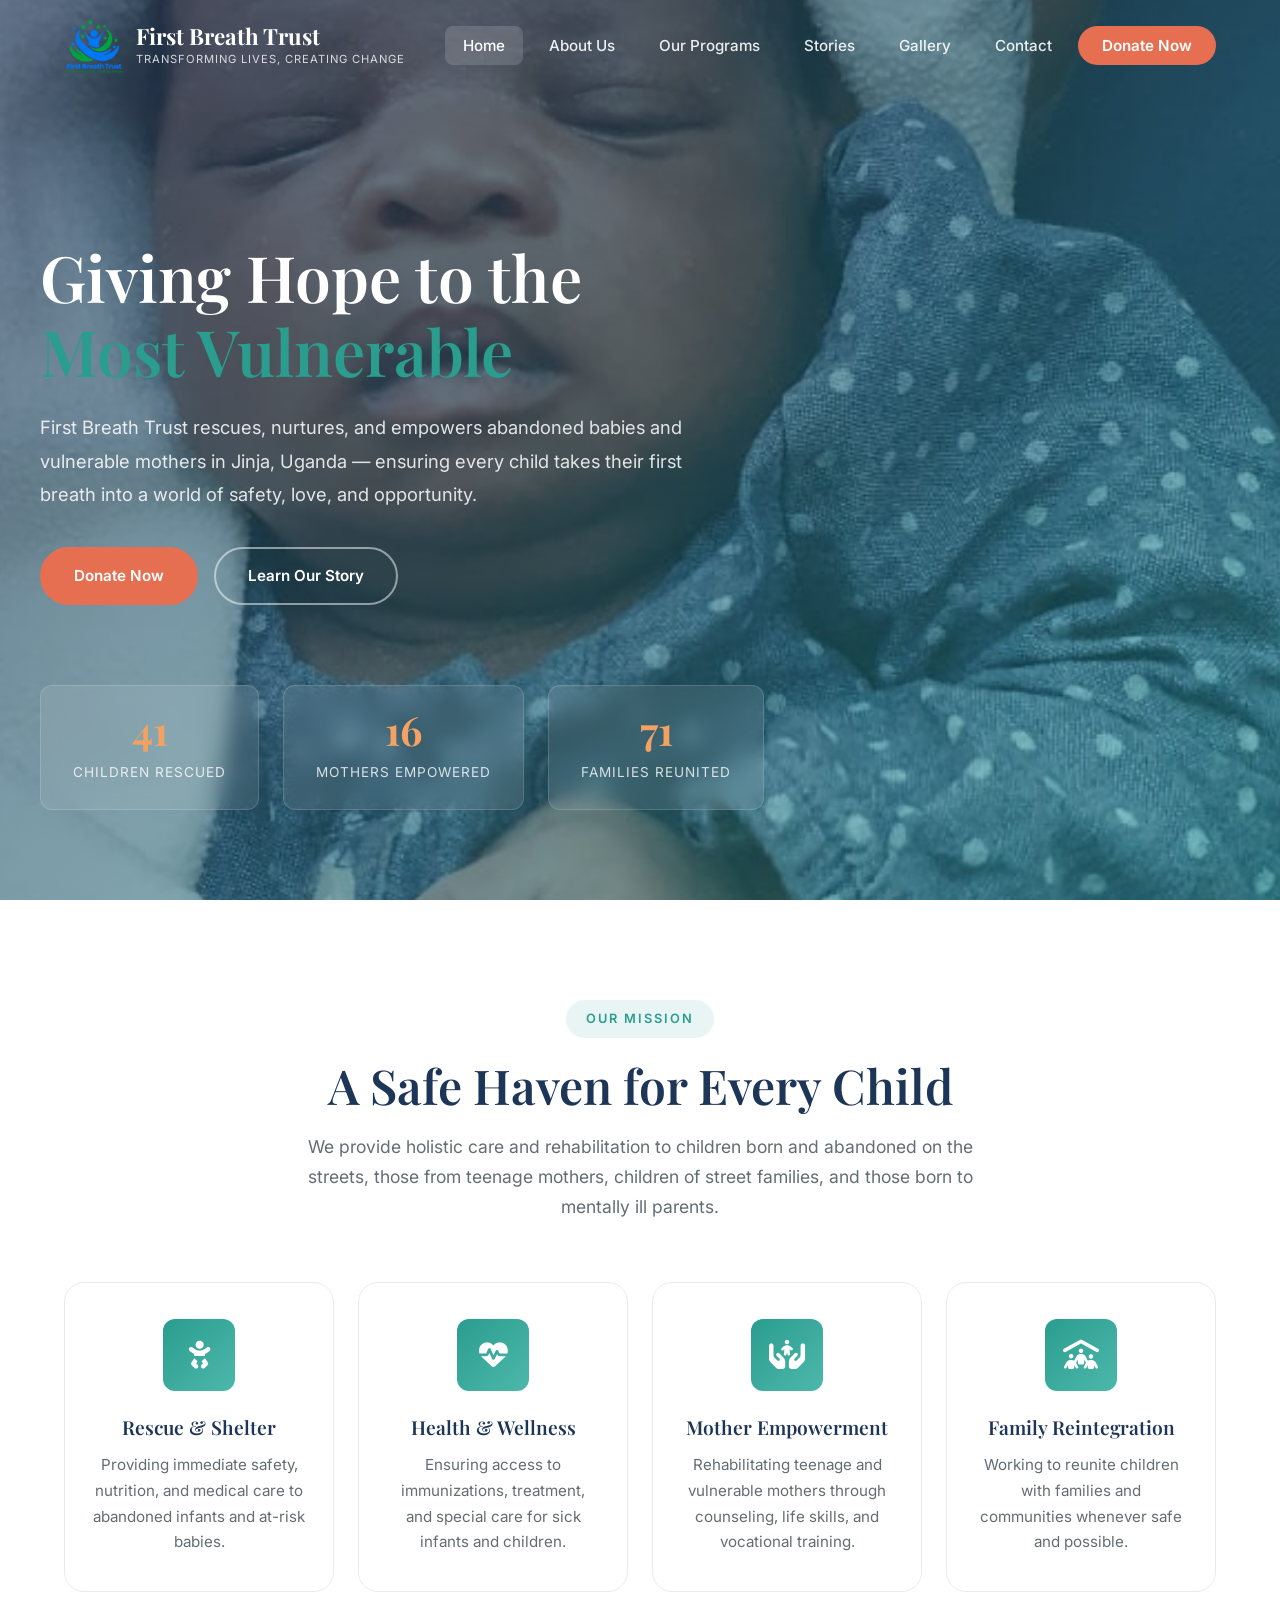
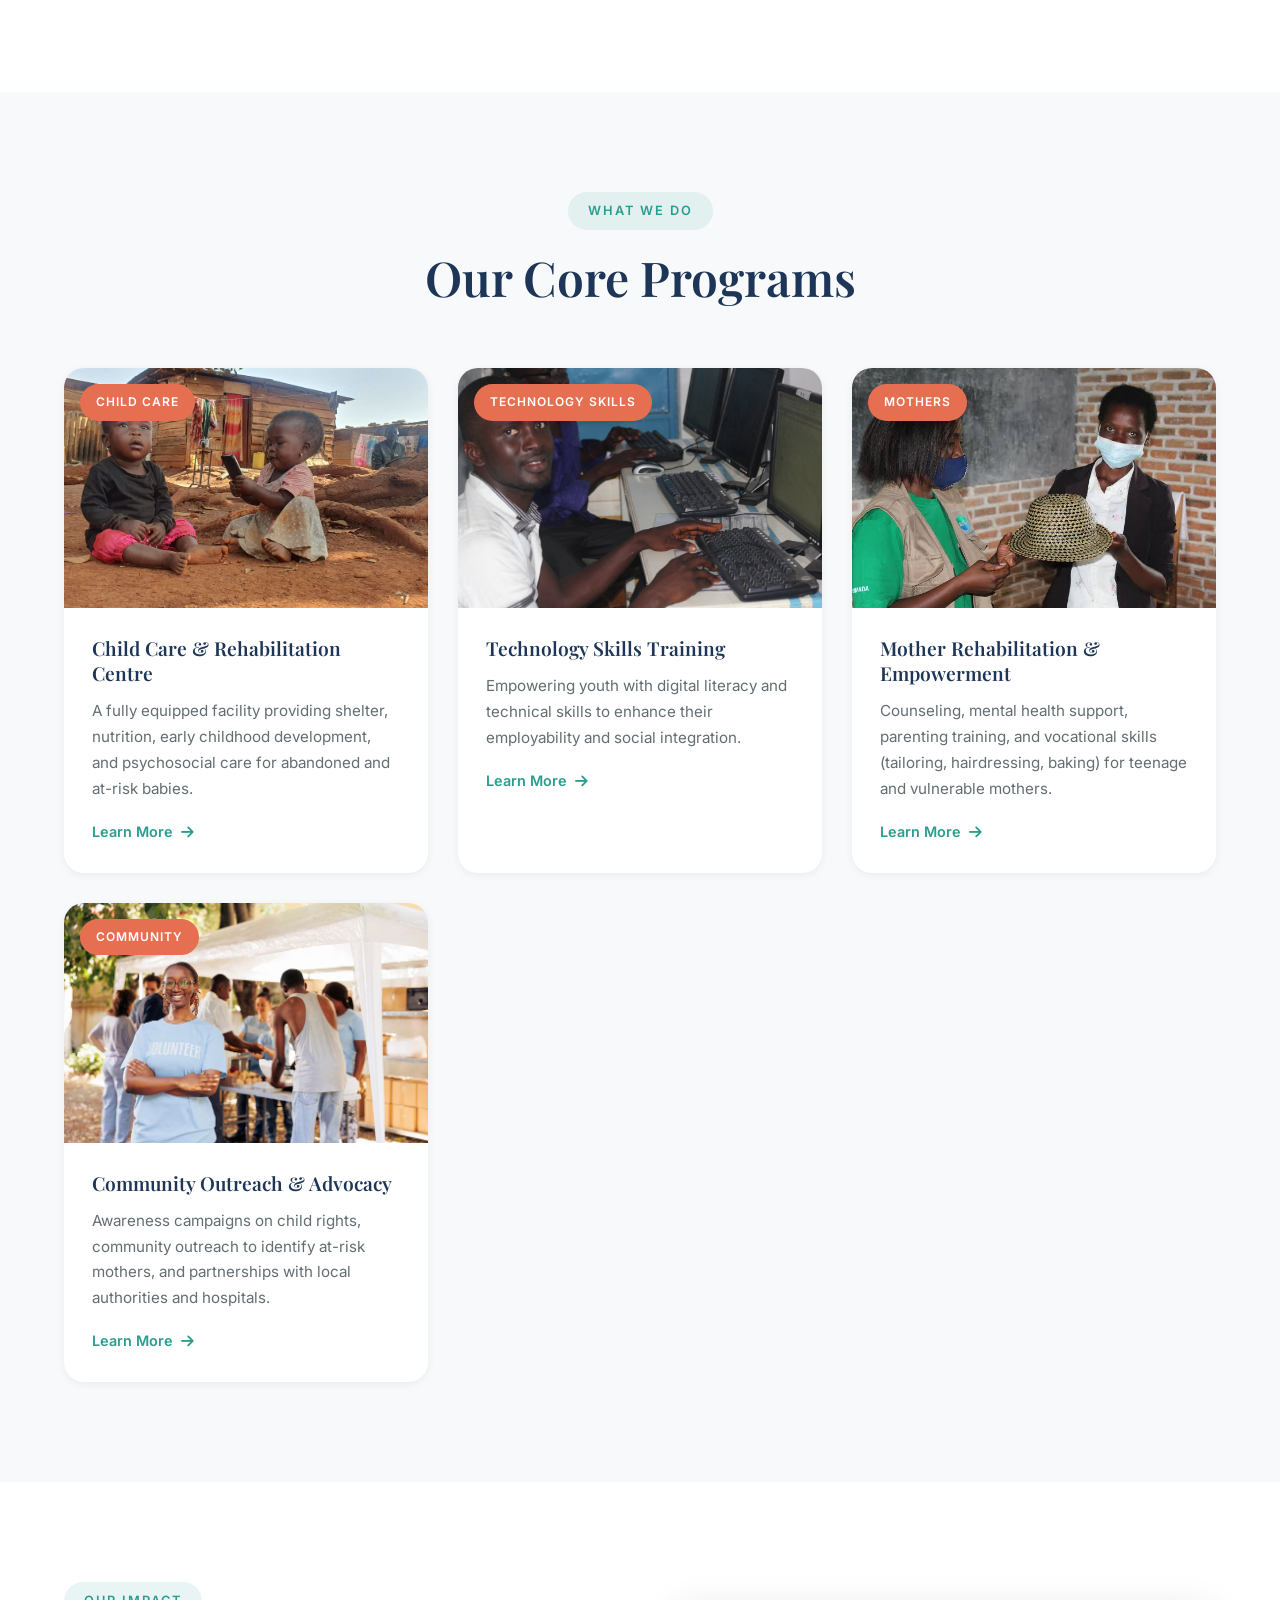
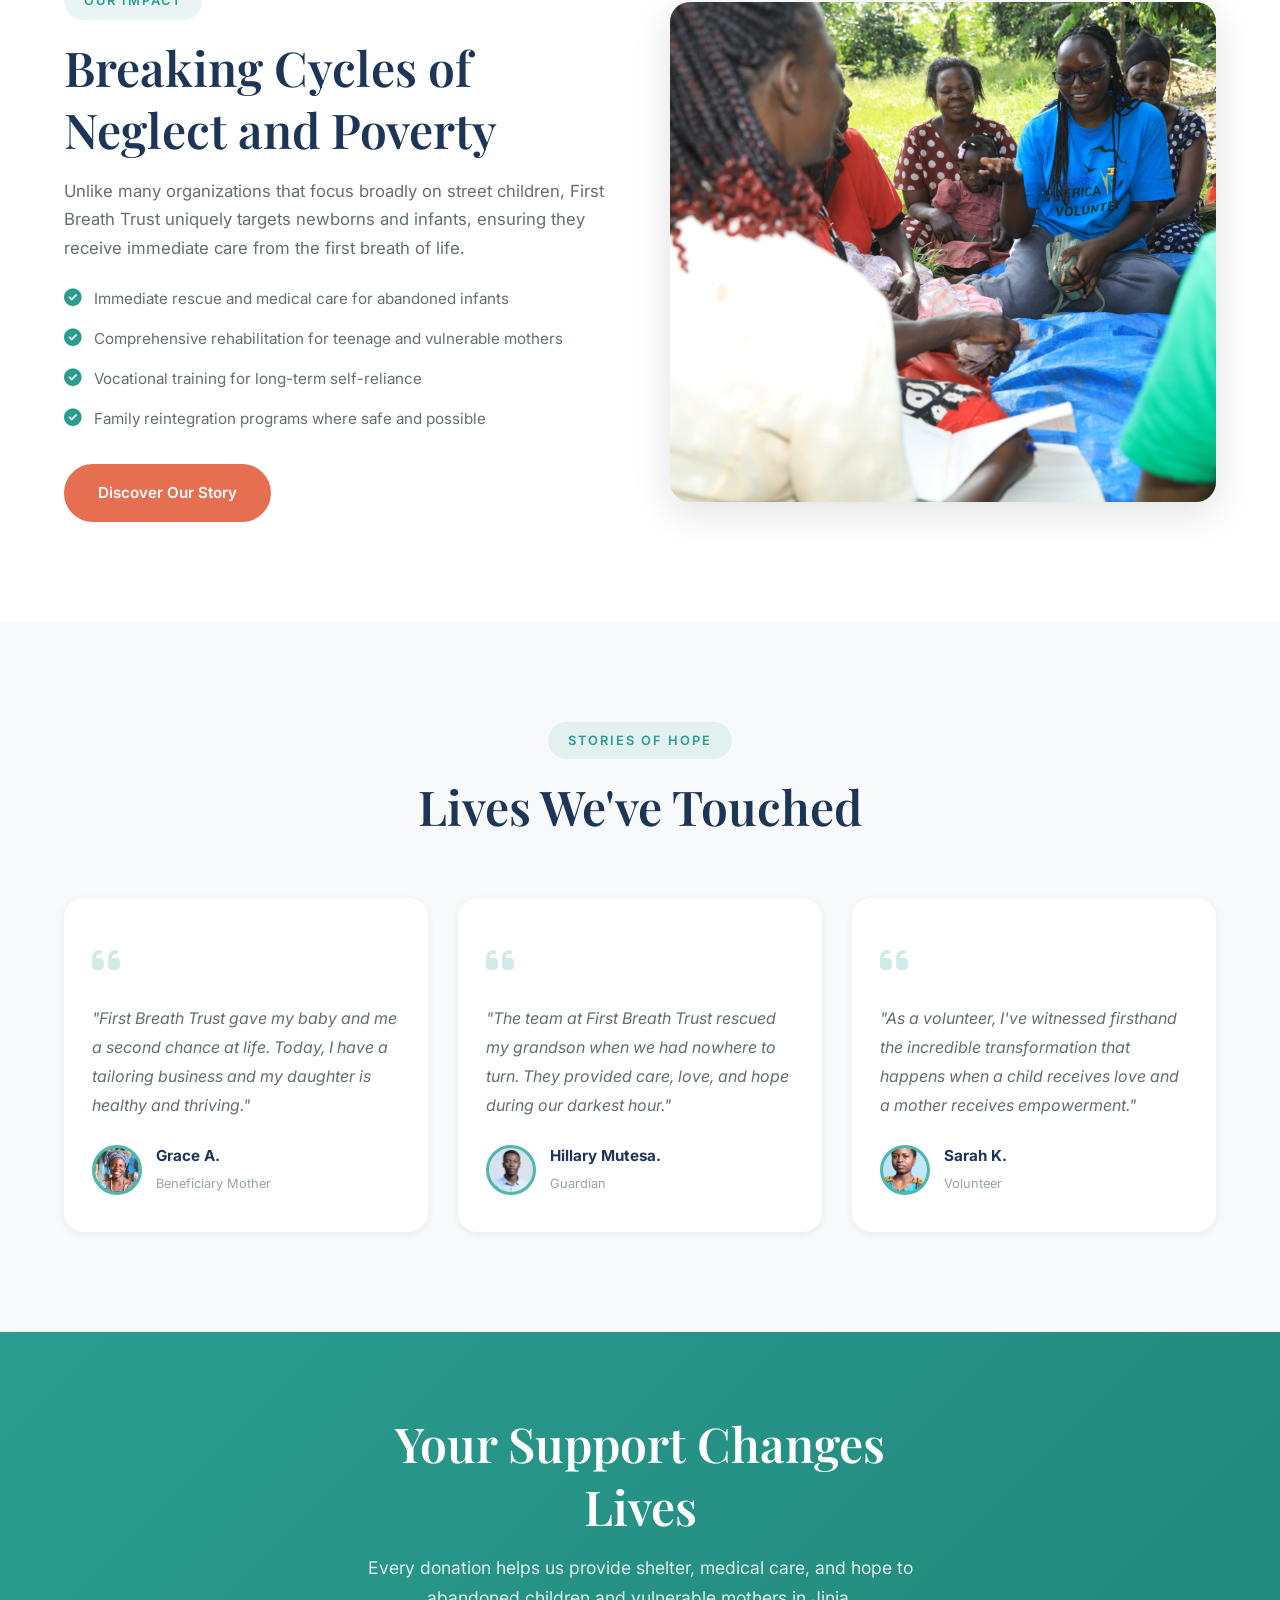
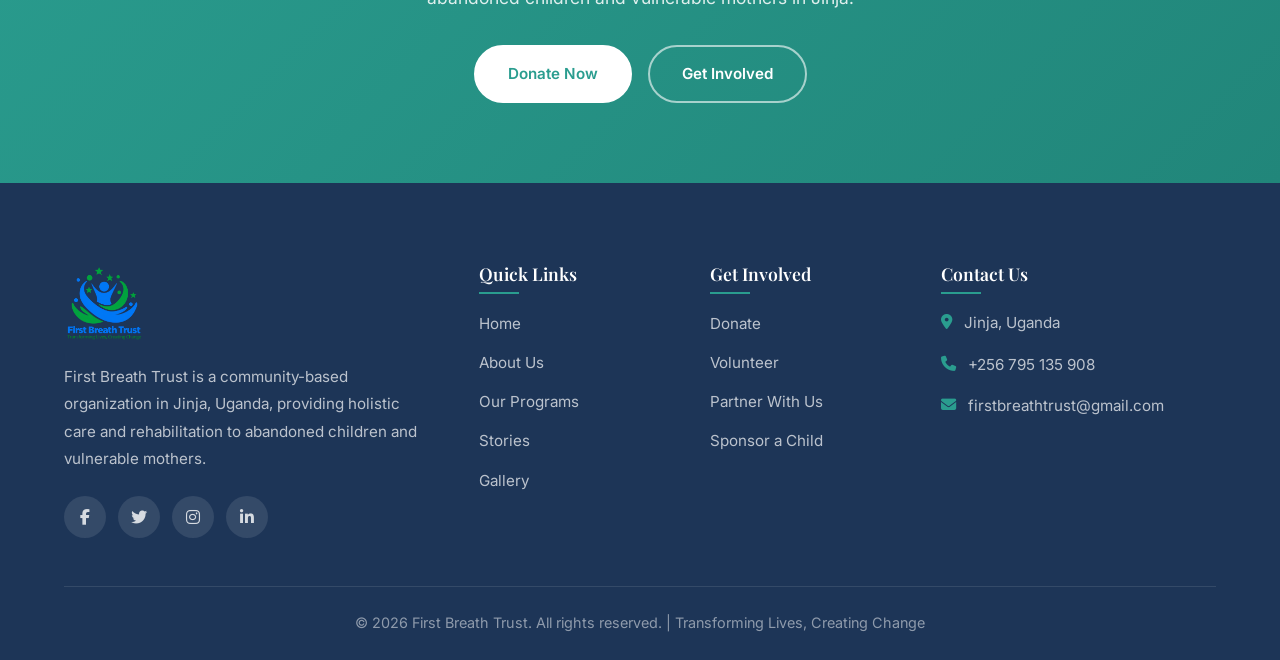
<file: index.html>
<!DOCTYPE html>
<html lang="en">
<head>
    <title>First Breath Trust - Transforming Lives, Creating Change</title>
    <meta charset="utf-8">
    <meta name="viewport" content="width=device-width, initial-scale=1, shrink-to-fit=no">
    <meta name="description" content="First Breath Trust provides holistic care and rehabilitation to abandoned children and vulnerable mothers in Jinja, Uganda.">
    
    <link rel="preconnect" href="https://fonts.googleapis.com">
    <link rel="preconnect" href="https://fonts.gstatic.com" crossorigin>
    <link href="https://fonts.googleapis.com/css2?family=Inter:wght@300;400;500;600;700&family=Playfair+Display:wght@400;500;600;700&display=swap" rel="stylesheet">
    <link rel="stylesheet" href="https://cdnjs.cloudflare.com/ajax/libs/font-awesome/6.4.0/css/all.min.css">
    <link rel="stylesheet" href="css/style.css">
</head>
<body>
    <!-- Navigation -->
    <nav class="navbar" id="navbar">
        <div class="container nav-container">
            <a class="navbar-brand" href="index.html">
                <img src="images/FBT logo.png" alt="First Breath Trust Logo" class="logo-img">
                <div class="brand-text">
                    <span class="brand-name">First Breath Trust</span>
                    <span class="brand-tagline">Transforming Lives, Creating Change</span>
                </div>
            </a>
            <button class="nav-toggle" id="navToggle" aria-label="Toggle navigation">
                <span></span>
                <span></span>
                <span></span>
            </button>
            <ul class="nav-menu" id="navMenu">
                <li><a href="index.html" class="nav-link active">Home</a></li>
                <li><a href="about.html" class="nav-link">About Us</a></li>
                <li><a href="programs.html" class="nav-link">Our Programs</a></li>
                <li><a href="stories.html" class="nav-link">Stories</a></li>
                <li><a href="gallery.html" class="nav-link">Gallery</a></li>
                <li><a href="contact.html" class="nav-link">Contact</a></li>
                <li><a href="donate.html" class="nav-link nav-cta">Donate Now</a></li>
            </ul>
        </div>
    </nav>

    <!-- Hero Section -->
    <section class="hero">
        <div class="hero-overlay"></div>
        <div class="hero-bg" style="background-image: url('images/1.jpg');"></div>
        <div class="container hero-content">
            <div class="hero-text">

                <h1 class="hero-title">Giving Hope to the <span class="highlight">Most Vulnerable</span></h1>
                <p class="hero-subtitle">First Breath Trust rescues, nurtures, and empowers abandoned babies and vulnerable mothers in Jinja, Uganda — ensuring every child takes their first breath into a world of safety, love, and opportunity.</p>
                <div class="hero-actions">
                    <a href="donate.html" class="btn btn-primary">Donate Now</a>
                    <a href="about.html" class="btn btn-outline">Learn Our Story</a>
                </div>
            </div>
            <div class="hero-stats">
                <div class="stat-card">
                    <span class="stat-number" data-count="050">0</span>
                    <span class="stat-label">Children Rescued</span>
                </div>
                <div class="stat-card">
                    <span class="stat-number" data-count="20">0</span>
                    <span class="stat-label">Mothers Empowered</span>
                </div>
                <div class="stat-card">
                    <span class="stat-number" data-count="85">0</span>
                    <span class="stat-label">Families Reunited</span>
                </div>
            </div>
        </div>
    </section>

    <!-- Mission Section -->
    <section class="section mission-section">
        <div class="container">
            <div class="section-header">
                <span class="section-tag">Our Mission</span>
                <h2 class="section-title">A Safe Haven for Every Child</h2>
                <p class="section-desc">We provide holistic care and rehabilitation to children born and abandoned on the streets, those from teenage mothers, children of street families, and those born to mentally ill parents.</p>
            </div>
            <div class="mission-grid">
                <div class="mission-card">
                    <div class="mission-icon"><i class="fas fa-baby"></i></div>
                    <h3>Rescue & Shelter</h3>
                    <p>Providing immediate safety, nutrition, and medical care to abandoned infants and at-risk babies.</p>
                </div>
                <div class="mission-card">
                    <div class="mission-icon"><i class="fas fa-heart-pulse"></i></div>
                    <h3>Health & Wellness</h3>
                    <p>Ensuring access to immunizations, treatment, and special care for sick infants and children.</p>
                </div>
                <div class="mission-card">
                    <div class="mission-icon"><i class="fas fa-hands-holding-child"></i></div>
                    <h3>Mother Empowerment</h3>
                    <p>Rehabilitating teenage and vulnerable mothers through counseling, life skills, and vocational training.</p>
                </div>
                <div class="mission-card">
                    <div class="mission-icon"><i class="fas fa-people-roof"></i></div>
                    <h3>Family Reintegration</h3>
                    <p>Working to reunite children with families and communities whenever safe and possible.</p>
                </div>
            </div>
        </div>
    </section>

    <!-- Programs Section -->
    <section class="section programs-section bg-light">
        <div class="container">
            <div class="section-header">
                <span class="section-tag">What We Do</span>
                <h2 class="section-title">Our Core Programs</h2>
            </div>
            <div class="programs-grid">
                <div class="program-card">
                    <div class="program-image" style="background-image: url('images/7.jpg');">
                        <span class="program-badge">Child Care</span>
                    </div>
                    <div class="program-content">
                        <h3>Child Care & Rehabilitation Centre</h3>
                        <p>A fully equipped facility providing shelter, nutrition, early childhood development, and psychosocial care for abandoned and at-risk babies.</p>
                        <a href="programs.html" class="program-link">Learn More <i class="fas fa-arrow-right"></i></a>
                    </div>
                </div>
                 <div class="program-card">
                    <div class="program-image" style="background-image: url('images/hh.jpg');">
                        <span class="program-badge">Technology Skills</span>
                    </div>
                    <div class="program-content">
                        <h3>Technology Skills Training</h3>
                        <p>Empowering youth with digital literacy and technical skills to enhance their employability and social integration.</p>
                        <a href="programs.html" class="program-link">Learn More <i class="fas fa-arrow-right"></i></a>
                    </div>
                </div>
                <div class="program-card">
                    <div class="program-image" style="background-image: url('images/images.jpg');">
                        <span class="program-badge">Mothers</span>
                    </div>
                    <div class="program-content">
                        <h3>Mother Rehabilitation & Empowerment</h3>
                        <p>Counseling, mental health support, parenting training, and vocational skills (tailoring, hairdressing, baking) for teenage and vulnerable mothers.</p>
                        <a href="programs.html" class="program-link">Learn More <i class="fas fa-arrow-right"></i></a>
                    </div>
                </div>
                <div class="program-card">
                    <div class="program-image" style="background-image: url('images/11.avif');">
                        <span class="program-badge">Community</span>
                    </div>
                    <div class="program-content">
                        <h3>Community Outreach & Advocacy</h3>
                        <p>Awareness campaigns on child rights, community outreach to identify at-risk mothers, and partnerships with local authorities and hospitals.</p>
                        <a href="programs.html" class="program-link">Learn More <i class="fas fa-arrow-right"></i></a>
                    </div>
                </div>
            </div>
        </div>
    </section>

    <!-- Impact Section -->
    <section class="section impact-section">
        <div class="container">
            <div class="impact-content">
                <div class="impact-text">
                    <span class="section-tag">Our Impact</span>
                    <h2 class="section-title">Breaking Cycles of Neglect and Poverty</h2>
                    <p>Unlike many organizations that focus broadly on street children, First Breath Trust uniquely targets newborns and infants, ensuring they receive immediate care from the first breath of life.</p>
                    <ul class="impact-list">
                        <li><i class="fas fa-check-circle"></i> Immediate rescue and medical care for abandoned infants</li>
                        <li><i class="fas fa-check-circle"></i> Comprehensive rehabilitation for teenage and vulnerable mothers</li>
                        <li><i class="fas fa-check-circle"></i> Vocational training for long-term self-reliance</li>
                        <li><i class="fas fa-check-circle"></i> Family reintegration programs where safe and possible</li>
                    </ul>
                    <a href="about.html" class="btn btn-primary">Discover Our Story</a>
                </div>
                <div class="impact-image" style="background-image: url('images/bg_3.jpg');"></div>
            </div>
        </div>
    </section>

    <!-- Testimonials Section -->
    <section class="section testimonials-section bg-light">
        <div class="container">
            <div class="section-header">
                <span class="section-tag">Stories of Hope</span>
                <h2 class="section-title">Lives We've Touched</h2>
            </div>
            <div class="testimonials-grid">
                <div class="testimonial-card">
                    <div class="testimonial-quote"><i class="fas fa-quote-left"></i></div>
                    <p>"First Breath Trust gave my baby and me a second chance at life. Today, I have a tailoring business and my daughter is healthy and thriving."</p>
                    <div class="testimonial-author">
                        <div class="author-avatar" style="background-image: url('images/10.jpg');"></div>
                        <div class="author-info">
                            <strong>Grace A.</strong>
                            <span>Beneficiary Mother</span>
                        </div>
                    </div>
                </div>
                <div class="testimonial-card">
                    <div class="testimonial-quote"><i class="fas fa-quote-left"></i></div>
                    <p>"The team at First Breath Trust rescued my grandson when we had nowhere to turn. They provided care, love, and hope during our darkest hour."</p>
                    <div class="testimonial-author">
                        <div class="author-avatar" style="background-image: url('images/12.jpg');"></div>
                        <div class="author-info">
                            <strong>Hillary Mutesa.</strong>
                            <span>Guardian</span>
                        </div>
                    </div>
                </div>
                <div class="testimonial-card">
                    <div class="testimonial-quote"><i class="fas fa-quote-left"></i></div>
                    <p>"As a volunteer, I've witnessed firsthand the incredible transformation that happens when a child receives love and a mother receives empowerment."</p>
                    <div class="testimonial-author">
                        <div class="author-avatar" style="background-image: url('images/13.avif');"></div>
                        <div class="author-info">
                            <strong>Sarah K.</strong>
                            <span>Volunteer</span>
                        </div>
                    </div>
                </div>
            </div>
        </div>
    </section>

    <!-- CTA Section -->
    <section class="cta-section">
        <div class="container">
            <div class="cta-content">
                <h2>Your Support Changes Lives</h2>
                <p>Every donation helps us provide shelter, medical care, and hope to abandoned children and vulnerable mothers in Jinja.</p>
                <div class="cta-actions">
                    <a href="donate.html" class="btn btn-white">Donate Now</a>
                    <a href="contact.html" class="btn btn-outline-white">Get Involved</a>
                </div>
            </div>
        </div>
    </section>

    <!-- Footer -->
    <footer class="footer">
        <div class="container">
            <div class="footer-grid">
                <div class="footer-col">
                    <img src="images/FBT logo.png" alt="First Breath Trust" class="footer-logo">
                    <p class="footer-desc">First Breath Trust is a community-based organization in Jinja, Uganda, providing holistic care and rehabilitation to abandoned children and vulnerable mothers.</p>
                    <div class="social-links">
                        <a href="#" aria-label="Facebook"><i class="fab fa-facebook-f"></i></a>
                        <a href="#" aria-label="Twitter"><i class="fab fa-twitter"></i></a>
                        <a href="#" aria-label="Instagram"><i class="fab fa-instagram"></i></a>
                        <a href="#" aria-label="LinkedIn"><i class="fab fa-linkedin-in"></i></a>
                    </div>
                </div>
                <div class="footer-col">
                    <h4>Quick Links</h4>
                    <ul class="footer-links">
                        <li><a href="index.html">Home</a></li>
                        <li><a href="about.html">About Us</a></li>
                        <li><a href="programs.html">Our Programs</a></li>
                        <li><a href="stories.html">Stories</a></li>
                        <li><a href="gallery.html">Gallery</a></li>
                    </ul>
                </div>
                <div class="footer-col">
                    <h4>Get Involved</h4>
                    <ul class="footer-links">
                        <li><a href="donate.html">Donate</a></li>
                        <li><a href="contact.html">Volunteer</a></li>
                        <li><a href="contact.html">Partner With Us</a></li>
                        <li><a href="contact.html">Sponsor a Child</a></li>
                    </ul>
                </div>
                <div class="footer-col">
                    <h4>Contact Us</h4>
                    <ul class="footer-contact">
                        <li><i class="fas fa-map-marker-alt"></i> Jinja, Uganda</li>
                        <li><i class="fas fa-phone"></i> +256 795 135 908</li>
                        <li><i class="fas fa-envelope"></i> firstbreathtrust@gmail.com</li>
                    </ul>
                </div>
            </div>
            <div class="footer-bottom">
                <p>&copy; <span id="year"></span> First Breath Trust. All rights reserved. | Transforming Lives, Creating Change</p>
            </div>
        </div>
    </footer>

    <script src="js/main.js"></script>
</body>
</html>
</file>
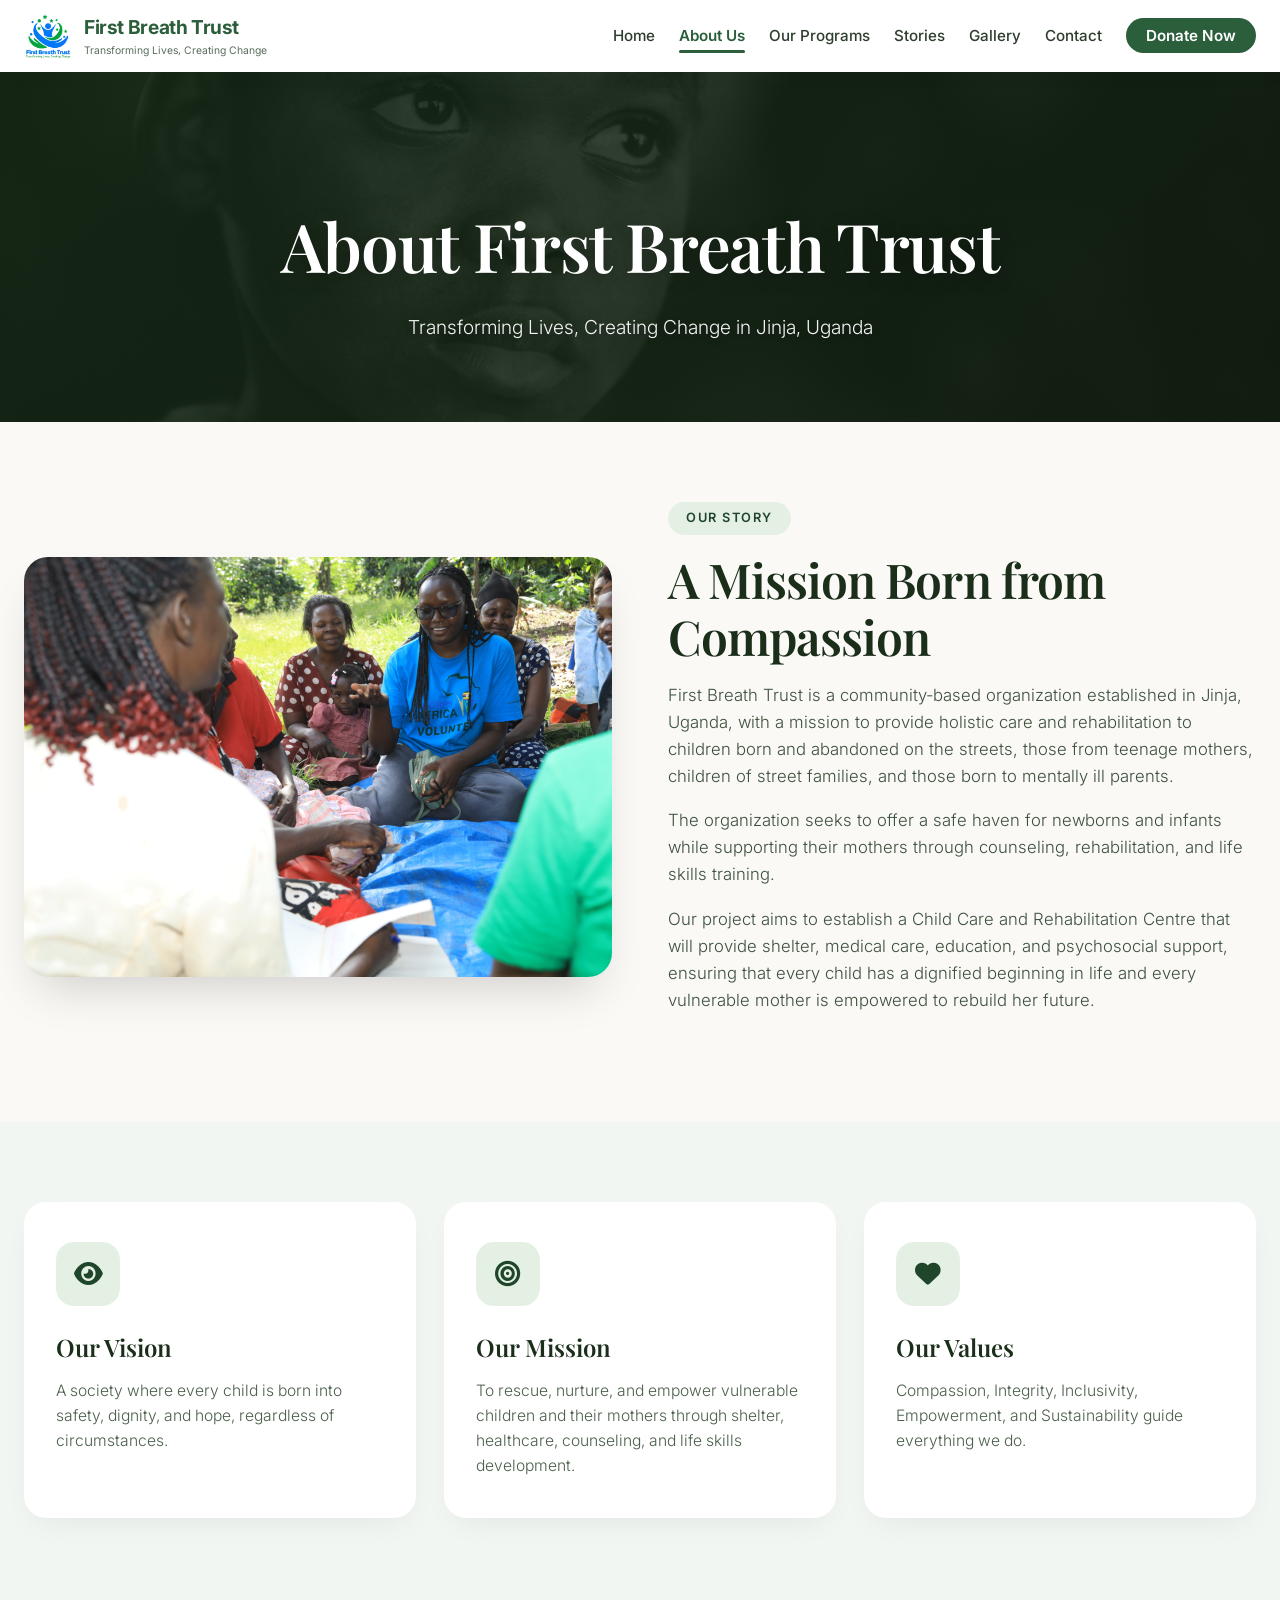
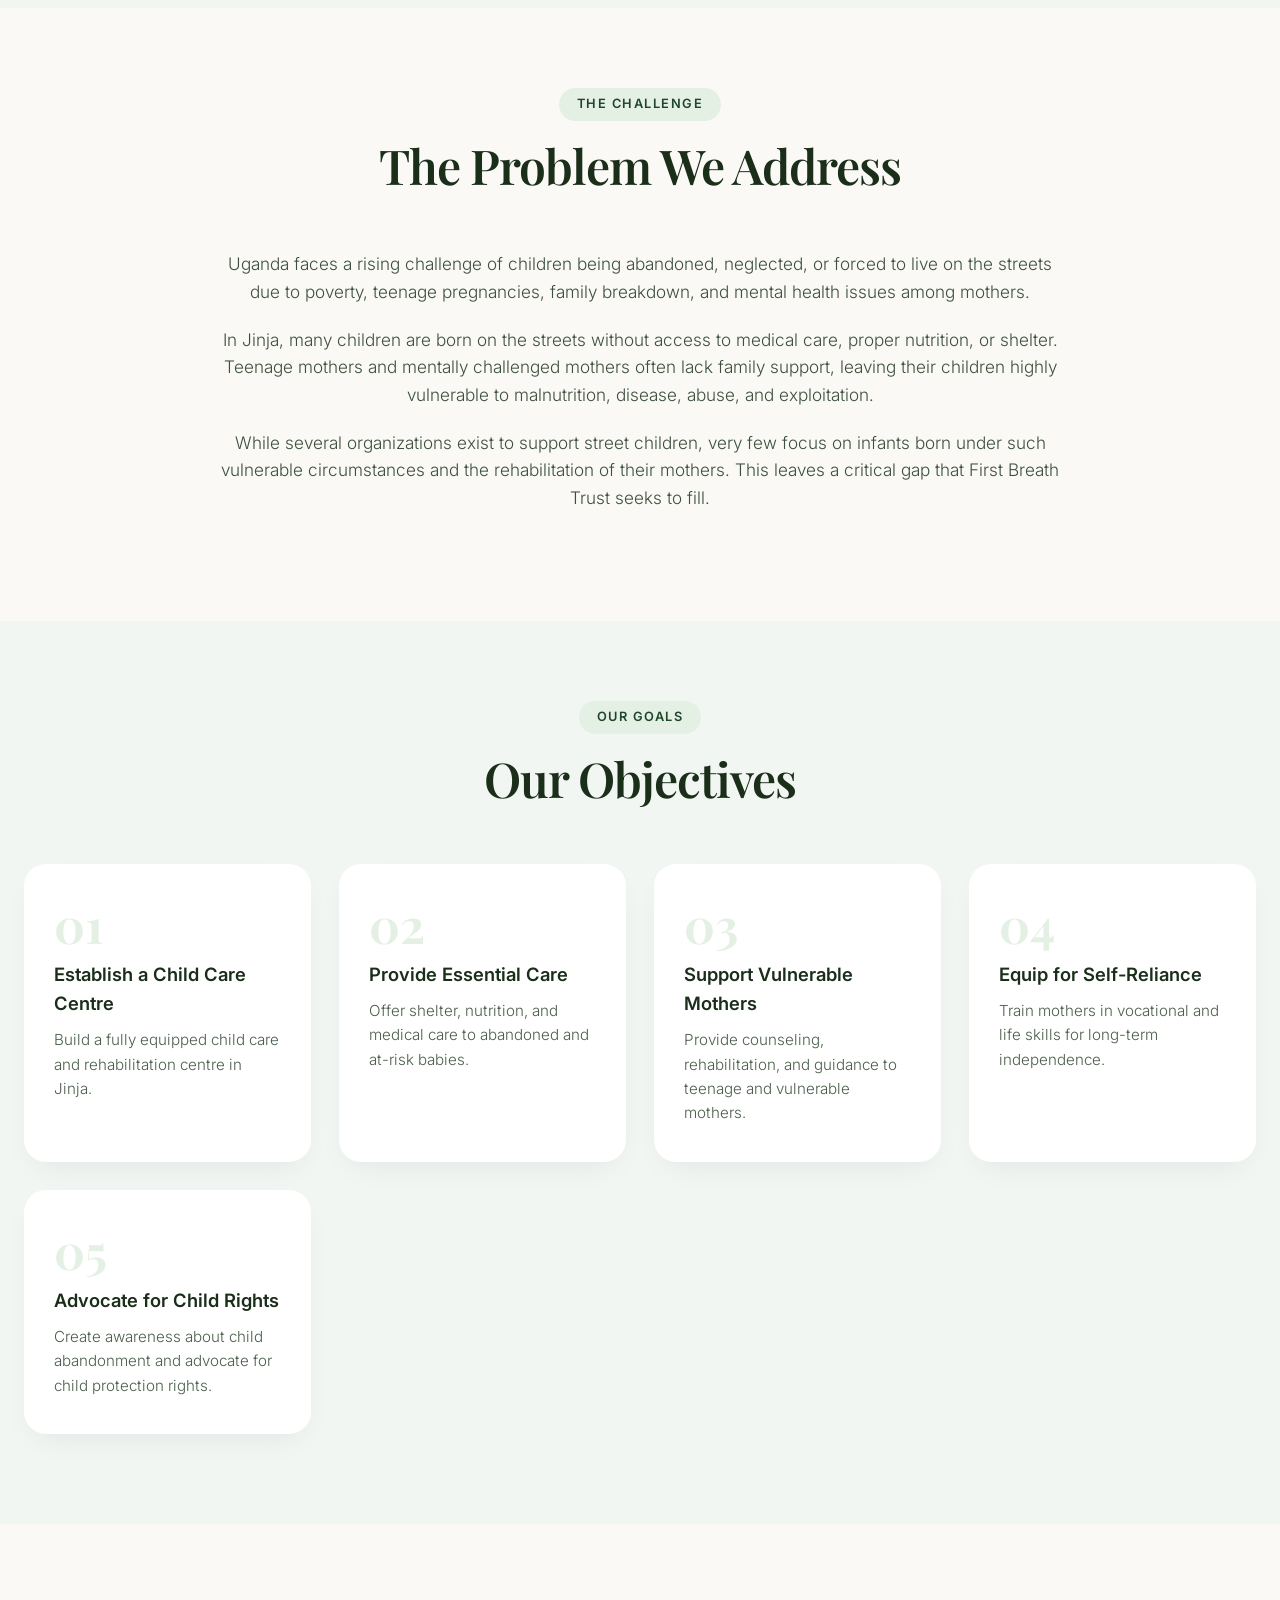
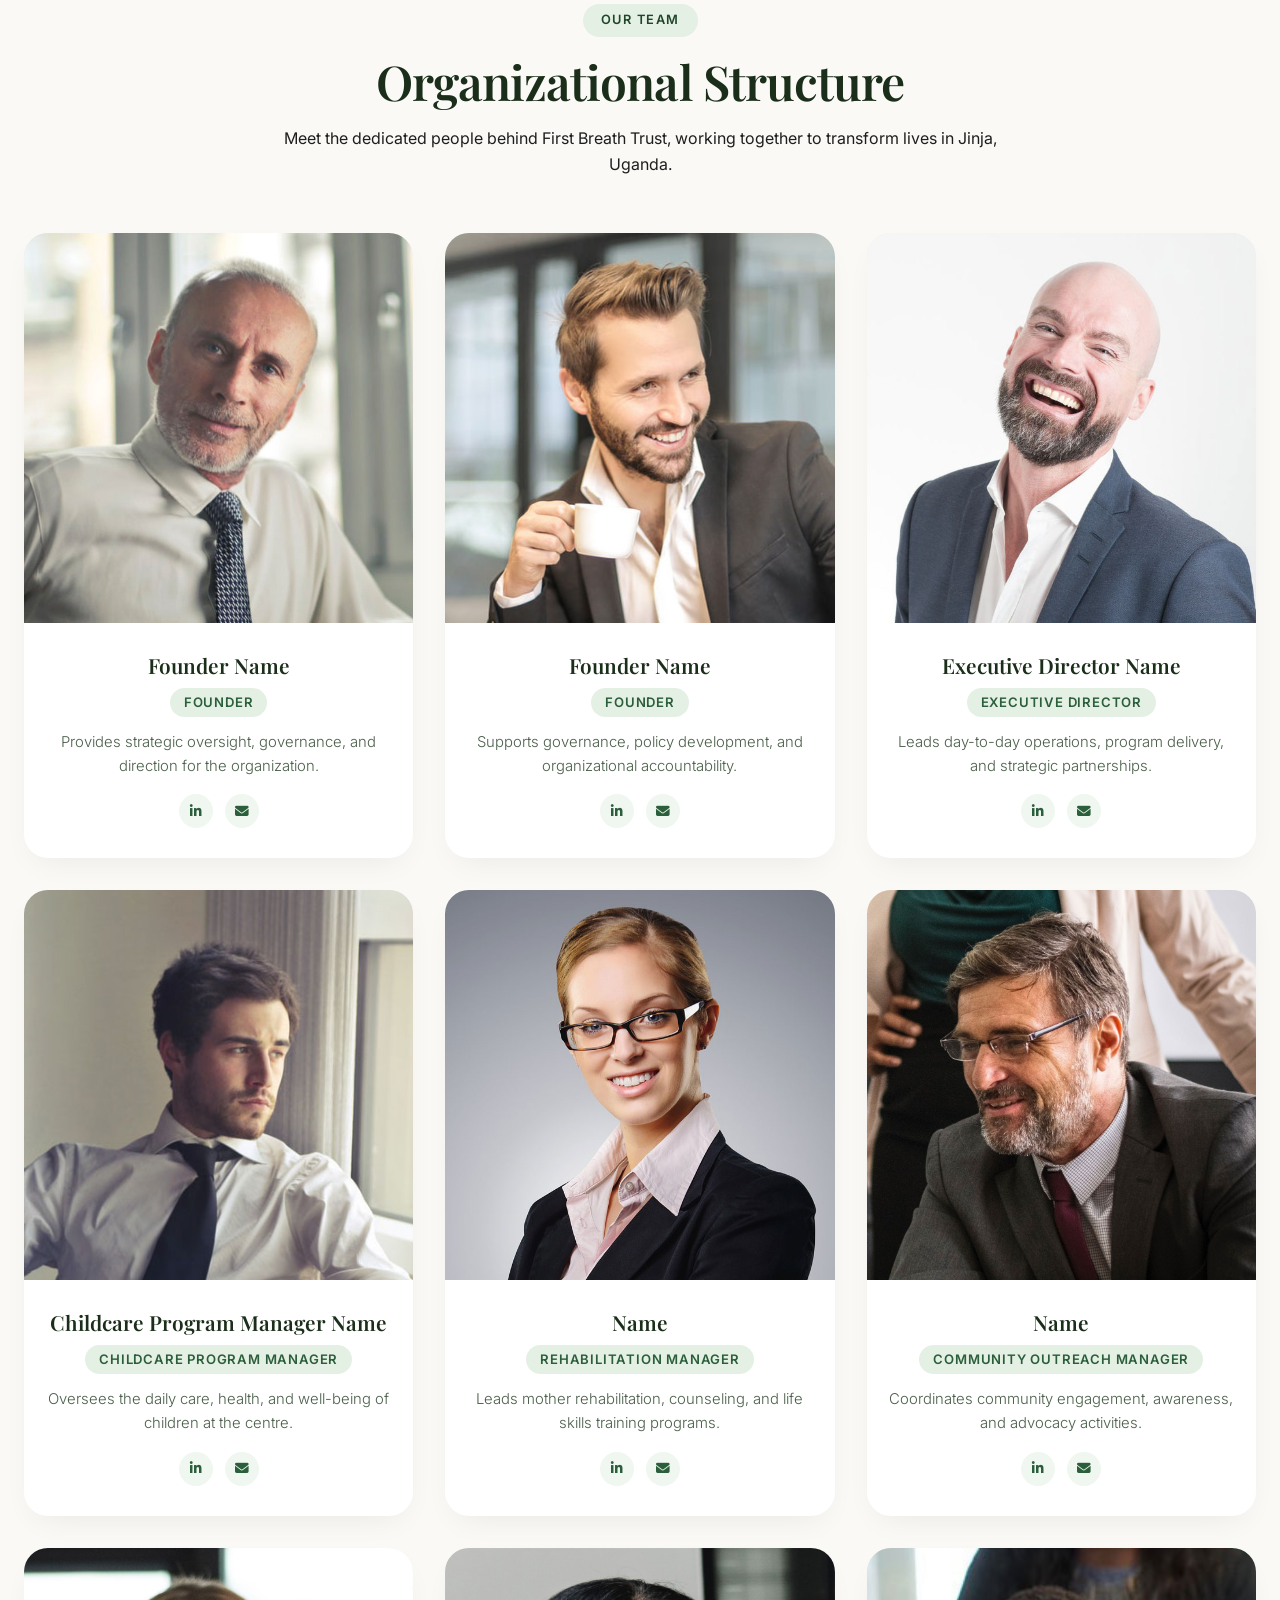
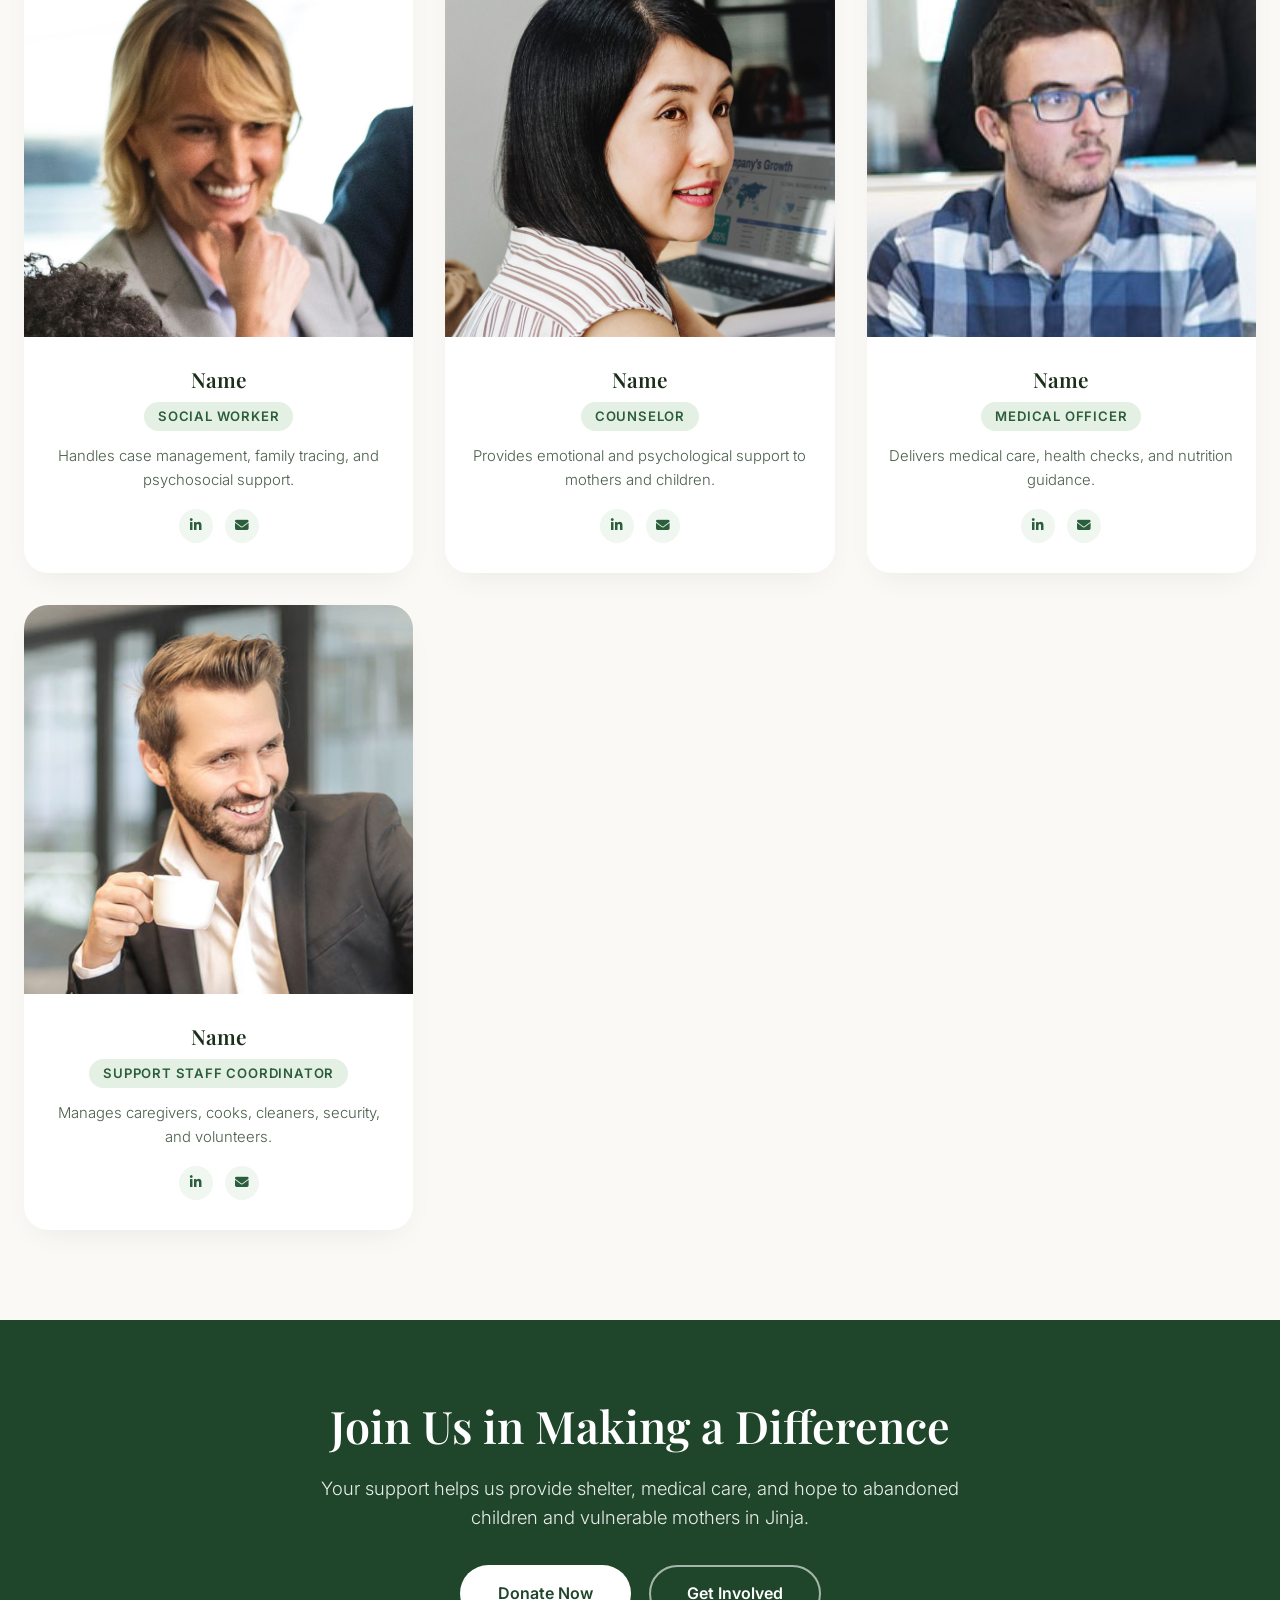
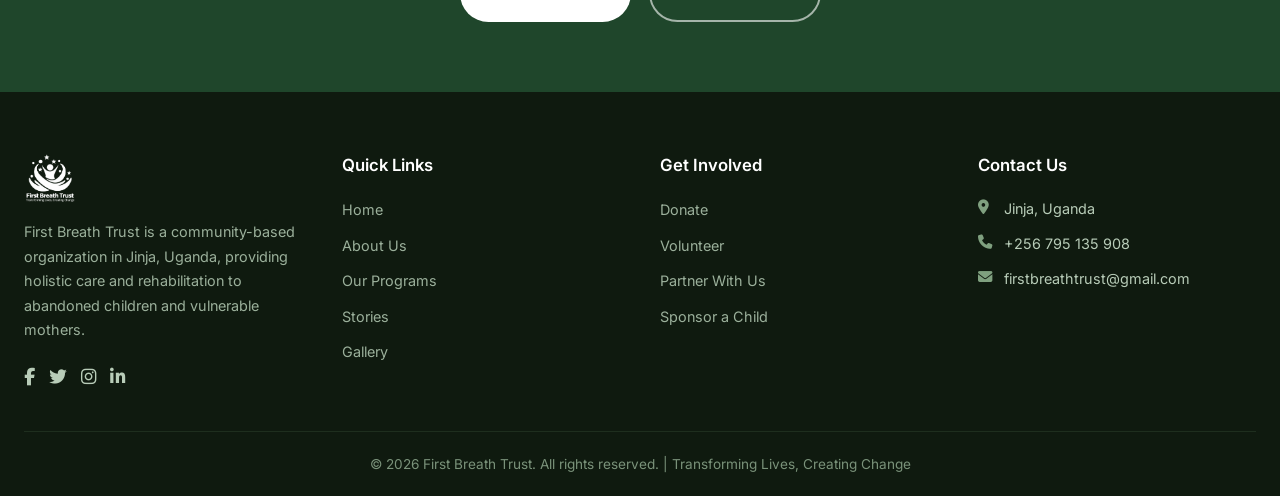
<file: about.html>
<!DOCTYPE html>
<html lang="en">
<head>
    <title>About Us - First Breath Trust</title>
    <meta charset="utf-8">
    <meta name="viewport" content="width=device-width, initial-scale=1, shrink-to-fit=no">
    <meta name="description" content="Learn about First Breath Trust's mission, vision, and the team behind our work in Jinja, Uganda.">

    <link rel="preconnect" href="https://fonts.googleapis.com">
    <link rel="preconnect" href="https://fonts.gstatic.com" crossorigin>
    <link href="https://fonts.googleapis.com/css2?family=Inter:wght@300;400;500;600;700&family=Playfair+Display:wght@400;500;600;700&display=swap" rel="stylesheet">
    <link rel="stylesheet" href="https://cdnjs.cloudflare.com/ajax/libs/font-awesome/6.4.0/css/all.min.css">

    <style>
        /* ========== RESET & BASE ========== */
        * {
            margin: 0;
            padding: 0;
            box-sizing: border-box;
        }

        body {
            font-family: 'Inter', sans-serif;
            background: #faf9f6;
            color: #1e1e1e;
            line-height: 1.6;
        }

        img {
            display: block;
            max-width: 100%;
            height: auto;
        }

        a {
            text-decoration: none;
        }

        .container {
            max-width: 1280px;
            margin: 0 auto;
            padding: 0 24px;
        }

        /* ========== NAVBAR ========== */
        .navbar {
            background: #ffffff;
            box-shadow: 0 4px 20px rgba(0, 0, 0, 0.03);
            padding: 12px 0;
            position: sticky;
            top: 0;
            z-index: 100;
        }

        .nav-container {
            display: flex;
            align-items: center;
            justify-content: space-between;
            flex-wrap: wrap;
        }

        .navbar-brand {
            display: flex;
            align-items: center;
            gap: 12px;
        }

        .logo-img {
            height: 48px;
            width: auto;
        }

        .brand-text {
            display: flex;
            flex-direction: column;
        }

        .brand-name {
            font-weight: 700;
            font-size: 1.2rem;
            color: #2b5e3b;
            letter-spacing: -0.02em;
        }

        .brand-tagline {
            font-size: 0.65rem;
            color: #5a6e5c;
        }

        .nav-toggle {
            display: none;
            background: none;
            border: none;
            flex-direction: column;
            gap: 6px;
            cursor: pointer;
        }

        .nav-toggle span {
            display: block;
            width: 28px;
            height: 2px;
            background: #2b5e3b;
            border-radius: 2px;
        }

        .nav-menu {
            display: flex;
            list-style: none;
            gap: 24px;
            align-items: center;
        }

        .nav-link {
            font-weight: 500;
            color: #2d3e2d;
            font-size: 0.95rem;
            padding: 6px 0;
            position: relative;
            transition: color 0.2s;
        }

        .nav-link.active {
            color: #2b5e3b;
            font-weight: 600;
        }

        .nav-link.active::after {
            content: '';
            position: absolute;
            bottom: -2px;
            left: 0;
            width: 100%;
            height: 3px;
            background: #2b5e3b;
            border-radius: 4px;
        }

        .nav-cta {
            background: #2b5e3b;
            color: #fff !important;
            padding: 8px 20px !important;
            border-radius: 40px;
            font-weight: 600;
        }

        .nav-cta:hover {
            background: #1f462b;
        }

        /* ========== PAGE HEADER ========== */
        .page-header {
            position: relative;
            padding: 120px 0 80px;
            background: #1e2b1e;
            overflow: hidden;
            min-height: 340px;
            display: flex;
            align-items: center;
        }

        .page-header-bg {
            position: absolute;
            inset: 0;
            background-size: cover;
            background-position: center;
            opacity: 0.35;
            z-index: 1;
        }

        .page-header-overlay {
            position: absolute;
            inset: 0;
            background: linear-gradient(135deg, rgba(20, 40, 20, 0.7) 0%, rgba(10, 25, 10, 0.5) 100%);
            z-index: 2;
        }

        .page-header-content {
            position: relative;
            z-index: 3;
            color: #fff;
            text-align: center;
        }

        .page-header-content h1 {
            font-family: 'Playfair Display', serif;
            font-size: clamp(2.6rem, 6vw, 4.2rem);
            font-weight: 600;
            letter-spacing: -0.02em;
            margin-bottom: 12px;
            text-shadow: 0 4px 20px rgba(0, 0, 0, 0.3);
        }

        .page-header-content p {
            font-size: 1.2rem;
            font-weight: 300;
            opacity: 0.95;
            max-width: 550px;
            margin: 0 auto;
            text-shadow: 0 2px 10px rgba(0, 0, 0, 0.3);
        }

        /* ========== SECTIONS ========== */
        .section {
            padding: 80px 0 90px;
        }

        .bg-light {
            background: #f2f6f2;
        }

        .section-header {
            text-align: center;
            max-width: 720px;
            margin: 0 auto 56px;
        }

        .section-tag {
            display: inline-block;
            background: #e5f0e5;
            color: #1f462b;
            font-weight: 600;
            font-size: 0.8rem;
            letter-spacing: 1.5px;
            text-transform: uppercase;
            padding: 6px 18px;
            border-radius: 40px;
            margin-bottom: 16px;
        }

        .section-title {
            font-family: 'Playfair Display', serif;
            font-size: clamp(2rem, 4vw, 3rem);
            font-weight: 600;
            color: #1a2e1a;
            letter-spacing: -0.02em;
            margin-bottom: 16px;
            line-height: 1.2;
        }

        /* ========== STORY SECTION ========== */
        .story-grid {
            display: grid;
            grid-template-columns: 1fr 1fr;
            gap: 56px;
            align-items: center;
        }

        .story-image {
            min-height: 420px;
            border-radius: 24px;
            background-size: cover;
            background-position: center;
            box-shadow: 0 24px 48px -16px rgba(0, 0, 0, 0.18);
        }

        .story-content p {
            color: #3d503d;
            font-size: 1.05rem;
            margin-bottom: 18px;
            font-weight: 300;
        }

        /* ========== VMV CARDS ========== */
        .vmv-grid {
            display: grid;
            grid-template-columns: repeat(3, 1fr);
            gap: 28px;
        }

        .vmv-card {
            background: #fff;
            padding: 40px 32px;
            border-radius: 22px;
            box-shadow: 0 12px 32px -12px rgba(0, 0, 0, 0.08);
            transition: transform 0.3s ease, box-shadow 0.3s ease;
        }

        .vmv-card:hover {
            transform: translateY(-6px);
            box-shadow: 0 24px 48px -16px rgba(0, 0, 0, 0.14);
        }

        .vmv-icon {
            width: 64px;
            height: 64px;
            border-radius: 18px;
            background: #e5f0e5;
            color: #1f462b;
            font-size: 1.6rem;
            display: flex;
            align-items: center;
            justify-content: center;
            margin-bottom: 22px;
        }

        .vmv-card h3 {
            font-family: 'Playfair Display', serif;
            font-size: 1.5rem;
            font-weight: 600;
            color: #1a2e1a;
            margin-bottom: 12px;
        }

        .vmv-card p {
            color: #4a5e4a;
            font-size: 0.98rem;
            font-weight: 300;
        }

        /* ========== PROBLEM CONTENT ========== */
        .problem-content {
            max-width: 840px;
            margin: 0 auto;
            text-align: center;
        }

        .problem-content p {
            color: #3d503d;
            font-size: 1.08rem;
            margin-bottom: 20px;
            font-weight: 300;
        }

        /* ========== OBJECTIVES ========== */
        .objectives-grid {
            display: grid;
            grid-template-columns: repeat(auto-fit, minmax(260px, 1fr));
            gap: 28px;
        }

        .objective-card {
            background: #fff;
            padding: 36px 30px;
            border-radius: 22px;
            box-shadow: 0 12px 32px -12px rgba(0, 0, 0, 0.08);
            position: relative;
            overflow: hidden;
            transition: transform 0.3s ease, box-shadow 0.3s ease;
        }

        .objective-card:hover {
            transform: translateY(-6px);
            box-shadow: 0 24px 48px -16px rgba(0, 0, 0, 0.14);
        }

        .objective-number {
            font-family: 'Playfair Display', serif;
            font-size: 3rem;
            font-weight: 700;
            color: #e5f0e5;
            line-height: 1;
            display: block;
            margin-bottom: 12px;
        }

        .objective-card h3 {
            font-size: 1.15rem;
            font-weight: 600;
            color: #1a2e1a;
            margin-bottom: 10px;
        }

        .objective-card p {
            color: #4a5e4a;
            font-size: 0.95rem;
            font-weight: 300;
        }

        /* ======================================================
           ORGANISATIONAL STRUCTURE — PROFILE CARDS
           ====================================================== */
        .team-grid {
            display: grid;
            grid-template-columns: repeat(3, 1fr);
            gap: 32px;
        }

        .team-card {
            background: #fff;
            border-radius: 24px;
            overflow: hidden;
            box-shadow: 0 12px 32px -12px rgba(0, 0, 0, 0.08);
            text-align: center;
            transition: transform 0.3s ease, box-shadow 0.3s ease;
        }

        .team-card:hover {
            transform: translateY(-8px);
            box-shadow: 0 28px 52px -16px rgba(0, 0, 0, 0.16);
        }

        /* Profile photo container */
        .team-photo {
            position: relative;
            width: 100%;
            aspect-ratio: 1 / 1;      /* perfect square frame */
            overflow: hidden;
            background: #e5f0e5;
        }

        .team-photo img {
            width: 100%;
            height: 100%;
            object-fit: cover;        /* fills the square, crops neatly */
            object-position: center top; /* keeps faces visible */
            transition: transform 0.5s ease;
        }

        .team-card:hover .team-photo img {
            transform: scale(1.06);
        }

        /* Subtle green tint overlay on hover */
        .team-photo::after {
            content: '';
            position: absolute;
            inset: 0;
            background: linear-gradient(to top, rgba(31, 70, 43, 0.35), transparent 55%);
            opacity: 0;
            transition: opacity 0.4s ease;
            pointer-events: none;
        }

        .team-card:hover .team-photo::after {
            opacity: 1;
        }

        /* Card body */
        .team-body {
            padding: 26px 22px 30px;
        }

        .team-body h3 {
            font-family: 'Playfair Display', serif;
            font-size: 1.3rem;
            font-weight: 600;
            color: #1a2e1a;
            margin-bottom: 6px;
        }

        .team-role {
            display: inline-block;
            font-size: 0.82rem;
            font-weight: 600;
            letter-spacing: 0.8px;
            text-transform: uppercase;
            color: #2b5e3b;
            background: #e5f0e5;
            padding: 4px 14px;
            border-radius: 40px;
            margin-bottom: 14px;
        }

        .team-body p {
            color: #4a5e4a;
            font-size: 0.93rem;
            font-weight: 300;
            line-height: 1.6;
        }

        /* Social icons row (optional, for each person) */
        .team-social {
            display: flex;
            justify-content: center;
            gap: 12px;
            margin-top: 16px;
        }

        .team-social a {
            width: 34px;
            height: 34px;
            border-radius: 50%;
            background: #f0f6f0;
            color: #2b5e3b;
            font-size: 0.85rem;
            display: flex;
            align-items: center;
            justify-content: center;
            transition: background 0.2s, color 0.2s, transform 0.2s;
        }

        .team-social a:hover {
            background: #2b5e3b;
            color: #fff;
            transform: translateY(-2px);
        }

        /* ========== CTA ========== */
        .cta-section {
            background: #1f462b;
            padding: 70px 0;
            color: #fff;
        }

        .cta-content {
            text-align: center;
            max-width: 700px;
            margin: 0 auto;
        }

        .cta-content h2 {
            font-family: 'Playfair Display', serif;
            font-size: clamp(2rem, 4vw, 2.8rem);
            font-weight: 600;
            margin-bottom: 12px;
        }

        .cta-content p {
            font-size: 1.15rem;
            opacity: 0.9;
            margin-bottom: 32px;
            font-weight: 300;
        }

        .cta-actions {
            display: flex;
            gap: 18px;
            justify-content: center;
            flex-wrap: wrap;
        }

        .btn {
            display: inline-block;
            padding: 14px 36px;
            border-radius: 60px;
            font-weight: 600;
            font-size: 1rem;
            transition: all 0.25s;
            border: 2px solid transparent;
        }

        .btn-white {
            background: #fff;
            color: #1f462b;
        }

        .btn-white:hover {
            background: #e8f0e8;
        }

        .btn-outline-white {
            background: transparent;
            color: #fff;
            border: 2px solid rgba(255, 255, 255, 0.6);
        }

        .btn-outline-white:hover {
            border-color: #fff;
            background: rgba(255, 255, 255, 0.08);
        }

        /* ========== FOOTER ========== */
        .footer {
            background: #0f1a0f;
            color: #b8ccb8;
            padding: 60px 0 20px;
        }

        .footer-grid {
            display: grid;
            grid-template-columns: repeat(auto-fit, minmax(200px, 1fr));
            gap: 40px;
            margin-bottom: 40px;
        }

        .footer-logo {
            height: 52px;
            width: auto;
            margin-bottom: 16px;
            filter: brightness(0) invert(1);
        }

        .footer-desc {
            font-size: 0.9rem;
            line-height: 1.7;
            margin-bottom: 20px;
            color: #9bb09b;
        }

        .social-links {
            display: flex;
            gap: 14px;
        }

        .social-links a {
            color: #b8ccb8;
            font-size: 1.1rem;
            transition: color 0.2s;
        }

        .social-links a:hover {
            color: #fff;
        }

        .footer-col h4 {
            color: #fff;
            font-weight: 600;
            margin-bottom: 18px;
            font-size: 1.05rem;
        }

        .footer-links {
            list-style: none;
        }

        .footer-links li {
            margin-bottom: 10px;
        }

        .footer-links a {
            color: #9bb09b;
            font-size: 0.9rem;
            transition: color 0.2s;
        }

        .footer-links a:hover {
            color: #fff;
        }

        .footer-contact {
            list-style: none;
        }

        .footer-contact li {
            margin-bottom: 12px;
            font-size: 0.9rem;
            display: flex;
            gap: 10px;
            align-items: flex-start;
        }

        .footer-contact i {
            color: #7fa07f;
            margin-top: 3px;
            width: 16px;
        }

        .footer-bottom {
            border-top: 1px solid #1e2e1e;
            padding-top: 22px;
            text-align: center;
            font-size: 0.85rem;
            color: #7a927a;
        }

        /* ========== RESPONSIVE ========== */
        @media (max-width: 992px) {
            .nav-menu {
                display: none;
                width: 100%;
                flex-direction: column;
                align-items: flex-start;
                gap: 12px;
                padding: 20px 0 10px;
            }
            .nav-menu.active {
                display: flex;
            }
            .nav-toggle {
                display: flex;
            }
            .navbar-brand {
                flex: 1;
            }
            .brand-tagline {
                display: none;
            }

            .story-grid {
                grid-template-columns: 1fr;
                gap: 36px;
            }

            .story-image {
                min-height: 300px;
            }

            .vmv-grid {
                grid-template-columns: 1fr;
            }

            .team-grid {
                grid-template-columns: repeat(2, 1fr);
                gap: 24px;
            }
        }

        @media (max-width: 600px) {
            .page-header {
                padding: 80px 0 60px;
                min-height: 280px;
            }

            .section {
                padding: 50px 0 60px;
            }

            .team-grid {
                grid-template-columns: 1fr;
            }

            .cta-actions {
                flex-direction: column;
                align-items: center;
            }
            .btn {
                width: 100%;
                max-width: 280px;
                text-align: center;
            }
            .footer-grid {
                grid-template-columns: 1fr;
                gap: 30px;
            }
        }
    </style>
</head>
<body>

    <!-- ==================== NAVIGATION ==================== -->
    <nav class="navbar" id="navbar">
        <div class="container nav-container">
            <a class="navbar-brand" href="index.html">
                <img src="images/FBT logo.png" alt="First Breath Trust Logo" class="logo-img">
                <div class="brand-text">
                    <span class="brand-name">First Breath Trust</span>
                    <span class="brand-tagline">Transforming Lives, Creating Change</span>
                </div>
            </a>
            <button class="nav-toggle" id="navToggle" aria-label="Toggle navigation">
                <span></span><span></span><span></span>
            </button>
            <ul class="nav-menu" id="navMenu">
                <li><a href="index.html" class="nav-link">Home</a></li>
                <li><a href="about.html" class="nav-link active">About Us</a></li>
                <li><a href="programs.html" class="nav-link">Our Programs</a></li>
                <li><a href="stories.html" class="nav-link">Stories</a></li>
                <li><a href="gallery.html" class="nav-link">Gallery</a></li>
                <li><a href="contact.html" class="nav-link">Contact</a></li>
                <li><a href="donate.html" class="nav-link nav-cta">Donate Now</a></li>
            </ul>
        </div>
    </nav>

    <!-- ==================== PAGE HEADER ==================== -->
    <section class="page-header">
        <div class="page-header-bg" style="background-image: url('images/bg_7.jpg');"></div>
        <div class="page-header-overlay"></div>
        <div class="container page-header-content">
            <h1>About First Breath Trust</h1>
            <p>Transforming Lives, Creating Change in Jinja, Uganda</p>
        </div>
    </section>

    <!-- ==================== OUR STORY ==================== -->
    <section class="section">
        <div class="container">
            <div class="story-grid">
                <div class="story-image" style="background-image: url('images/bg_3.jpg');"></div>
                <div class="story-content">
                    <span class="section-tag">Our Story</span>
                    <h2 class="section-title">A Mission Born from Compassion</h2>
                    <p>First Breath Trust is a community-based organization established in Jinja, Uganda, with a mission to provide holistic care and rehabilitation to children born and abandoned on the streets, those from teenage mothers, children of street families, and those born to mentally ill parents.</p>
                    <p>The organization seeks to offer a safe haven for newborns and infants while supporting their mothers through counseling, rehabilitation, and life skills training.</p>
                    <p>Our project aims to establish a Child Care and Rehabilitation Centre that will provide shelter, medical care, education, and psychosocial support, ensuring that every child has a dignified beginning in life and every vulnerable mother is empowered to rebuild her future.</p>
                </div>
            </div>
        </div>
    </section>

    <!-- ==================== VISION / MISSION / VALUES ==================== -->
    <section class="section bg-light">
        <div class="container">
            <div class="vmv-grid">
                <div class="vmv-card">
                    <div class="vmv-icon"><i class="fas fa-eye"></i></div>
                    <h3>Our Vision</h3>
                    <p>A society where every child is born into safety, dignity, and hope, regardless of circumstances.</p>
                </div>
                <div class="vmv-card">
                    <div class="vmv-icon"><i class="fas fa-bullseye"></i></div>
                    <h3>Our Mission</h3>
                    <p>To rescue, nurture, and empower vulnerable children and their mothers through shelter, healthcare, counseling, and life skills development.</p>
                </div>
                <div class="vmv-card">
                    <div class="vmv-icon"><i class="fas fa-heart"></i></div>
                    <h3>Our Values</h3>
                    <p>Compassion, Integrity, Inclusivity, Empowerment, and Sustainability guide everything we do.</p>
                </div>
            </div>
        </div>
    </section>

    <!-- ==================== THE PROBLEM ==================== -->
    <section class="section">
        <div class="container">
            <div class="section-header">
                <span class="section-tag">The Challenge</span>
                <h2 class="section-title">The Problem We Address</h2>
            </div>
            <div class="problem-content">
                <p>Uganda faces a rising challenge of children being abandoned, neglected, or forced to live on the streets due to poverty, teenage pregnancies, family breakdown, and mental health issues among mothers.</p>
                <p>In Jinja, many children are born on the streets without access to medical care, proper nutrition, or shelter. Teenage mothers and mentally challenged mothers often lack family support, leaving their children highly vulnerable to malnutrition, disease, abuse, and exploitation.</p>
                <p>While several organizations exist to support street children, very few focus on infants born under such vulnerable circumstances and the rehabilitation of their mothers. This leaves a critical gap that First Breath Trust seeks to fill.</p>
            </div>
        </div>
    </section>

    <!-- ==================== OBJECTIVES ==================== -->
    <section class="section bg-light">
        <div class="container">
            <div class="section-header">
                <span class="section-tag">Our Goals</span>
                <h2 class="section-title">Our Objectives</h2>
            </div>
            <div class="objectives-grid">
                <div class="objective-card">
                    <span class="objective-number">01</span>
                    <h3>Establish a Child Care Centre</h3>
                    <p>Build a fully equipped child care and rehabilitation centre in Jinja.</p>
                </div>
                <div class="objective-card">
                    <span class="objective-number">02</span>
                    <h3>Provide Essential Care</h3>
                    <p>Offer shelter, nutrition, and medical care to abandoned and at-risk babies.</p>
                </div>
                <div class="objective-card">
                    <span class="objective-number">03</span>
                    <h3>Support Vulnerable Mothers</h3>
                    <p>Provide counseling, rehabilitation, and guidance to teenage and vulnerable mothers.</p>
                </div>
                <div class="objective-card">
                    <span class="objective-number">04</span>
                    <h3>Equip for Self-Reliance</h3>
                    <p>Train mothers in vocational and life skills for long-term independence.</p>
                </div>
                <div class="objective-card">
                    <span class="objective-number">05</span>
                    <h3>Advocate for Child Rights</h3>
                    <p>Create awareness about child abandonment and advocate for child protection rights.</p>
                </div>
            </div>
        </div>
    </section>

    <!-- ==================== ORGANISATIONAL STRUCTURE (WITH PROFILE PICTURES) ==================== -->
    <section class="section">
        <div class="container">
            <div class="section-header">
                <span class="section-tag">Our Team</span>
                <h2 class="section-title">Organizational Structure</h2>
                <p class="section-desc">Meet the dedicated people behind First Breath Trust, working together to transform lives in Jinja, Uganda.</p>
            </div>

            <div class="team-grid">

                <!-- Board of Directors -->
                <div class="team-card">
                    <div class="team-photo">
                        <img src="images/person_3.jpg" alt="Board Chairperson">
                    </div>
                    <div class="team-body">
                        <h3>Founder Name</h3>
                        <span class="team-role">Founder</span>
                        <p>Provides strategic oversight, governance, and direction for the organization.</p>
                        <div class="team-social">
                            <a href="#" aria-label="LinkedIn"><i class="fab fa-linkedin-in"></i></a>
                            <a href="#" aria-label="Email"><i class="fas fa-envelope"></i></a>
                        </div>
                    </div>
                </div>

                <!-- Board Member 1 -->
                <div class="team-card">
                    <div class="team-photo">
                        <img src="images/person_1.jpg" alt="Board Trustee">
                    </div>
                    <div class="team-body">
                        <h3>Founder Name</h3>
                        <span class="team-role">Founder</span>
                        <p>Supports governance, policy development, and organizational accountability.</p>
                        <div class="team-social">
                            <a href="#" aria-label="LinkedIn"><i class="fab fa-linkedin-in"></i></a>
                            <a href="#" aria-label="Email"><i class="fas fa-envelope"></i></a>
                        </div>
                    </div>
                </div>

                <!-- Executive Director -->
                <div class="team-card">
                    <div class="team-photo">
                        <img src="images/person_2.jpg" alt="Executive Director">
                    </div>
                    <div class="team-body">
                        <h3>Executive Director Name</h3>
                        <span class="team-role">Executive Director</span>
                        <p>Leads day-to-day operations, program delivery, and strategic partnerships.</p>
                        <div class="team-social">
                            <a href="#" aria-label="LinkedIn"><i class="fab fa-linkedin-in"></i></a>
                            <a href="#" aria-label="Email"><i class="fas fa-envelope"></i></a>
                        </div>
                    </div>
                </div>

                <!-- Program Manager — Childcare -->
                <div class="team-card">
                    <div class="team-photo">
                        <img src="images/person_4.jpg" alt="Childcare Program Manager">
                    </div>
                    <div class="team-body">
                        <h3>Childcare Program Manager Name</h3>
                        <span class="team-role">Childcare Program Manager</span>
                        <p>Oversees the daily care, health, and well-being of children at the centre.</p>
                        <div class="team-social">
                            <a href="#" aria-label="LinkedIn"><i class="fab fa-linkedin-in"></i></a>
                            <a href="#" aria-label="Email"><i class="fas fa-envelope"></i></a>
                        </div>
                    </div>
                </div>

                <!-- Program Manager — Rehabilitation -->
                <div class="team-card">
                    <div class="team-photo">
                        <img src="images/person_5.jpg" alt="Rehabilitation Program Manager">
                    </div>
                    <div class="team-body">
                        <h3>Name</h3>
                        <span class="team-role">Rehabilitation Manager</span>
                        <p>Leads mother rehabilitation, counseling, and life skills training programs.</p>
                        <div class="team-social">
                            <a href="#" aria-label="LinkedIn"><i class="fab fa-linkedin-in"></i></a>
                            <a href="#" aria-label="Email"><i class="fas fa-envelope"></i></a>
                        </div>
                    </div>
                </div>

                <!-- Program Manager — Community Outreach -->
                <div class="team-card">
                    <div class="team-photo">
                        <img src="images/person_6.jpg" alt="Community Outreach Manager">
                    </div>
                    <div class="team-body">
                        <h3>Name</h3>
                        <span class="team-role">Community Outreach Manager</span>
                        <p>Coordinates community engagement, awareness, and advocacy activities.</p>
                        <div class="team-social">
                            <a href="#" aria-label="LinkedIn"><i class="fab fa-linkedin-in"></i></a>
                            <a href="#" aria-label="Email"><i class="fas fa-envelope"></i></a>
                        </div>
                    </div>
                </div>

                <!-- Social Worker -->
                <div class="team-card">
                    <div class="team-photo">
                        <img src="images/person_7.jpg" alt="Social Worker">
                    </div>
                    <div class="team-body">
                        <h3>Name</h3>
                        <span class="team-role">Social Worker</span>
                        <p>Handles case management, family tracing, and psychosocial support.</p>
                        <div class="team-social">
                            <a href="#" aria-label="LinkedIn"><i class="fab fa-linkedin-in"></i></a>
                            <a href="#" aria-label="Email"><i class="fas fa-envelope"></i></a>
                        </div>
                    </div>
                </div>

                <!-- Counselor -->
                <div class="team-card">
                    <div class="team-photo">
                        <img src="images/person_8.jpg" alt="Counselor">
                    </div>
                    <div class="team-body">
                        <h3>Name</h3>
                        <span class="team-role">Counselor</span>
                        <p>Provides emotional and psychological support to mothers and children.</p>
                        <div class="team-social">
                            <a href="#" aria-label="LinkedIn"><i class="fab fa-linkedin-in"></i></a>
                            <a href="#" aria-label="Email"><i class="fas fa-envelope"></i></a>
                        </div>
                    </div>
                </div>

                <!-- Medical Officer -->
                <div class="team-card">
                    <div class="team-photo">
                        <img src="images/person_9.jpg" alt="Medical Officer">
                    </div>
                    <div class="team-body">
                        <h3>Name</h3>
                        <span class="team-role">Medical Officer </span>
                        <p>Delivers medical care, health checks, and nutrition guidance.</p>
                        <div class="team-social">
                            <a href="#" aria-label="LinkedIn"><i class="fab fa-linkedin-in"></i></a>
                            <a href="#" aria-label="Email"><i class="fas fa-envelope"></i></a>
                        </div>
                    </div>
                </div>

                <!-- Support Staff Coordinator -->
                <div class="team-card">
                    <div class="team-photo">
                        <img src="images/person_1.jpg" alt="Support Staff Coordinator">
                    </div>
                    <div class="team-body">
                        <h3>Name</h3>
                        <span class="team-role">Support Staff Coordinator</span>
                        <p>Manages caregivers, cooks, cleaners, security, and volunteers.</p>
                        <div class="team-social">
                            <a href="#" aria-label="LinkedIn"><i class="fab fa-linkedin-in"></i></a>
                            <a href="#" aria-label="Email"><i class="fas fa-envelope"></i></a>
                        </div>
                    </div>
                </div>

            </div>
        </div>
    </section>

    <!-- ==================== CTA ==================== -->
    <section class="cta-section">
        <div class="container">
            <div class="cta-content">
                <h2>Join Us in Making a Difference</h2>
                <p>Your support helps us provide shelter, medical care, and hope to abandoned children and vulnerable mothers in Jinja.</p>
                <div class="cta-actions">
                    <a href="donate.html" class="btn btn-white">Donate Now</a>
                    <a href="contact.html" class="btn btn-outline-white">Get Involved</a>
                </div>
            </div>
        </div>
    </section>

    <!-- ==================== FOOTER ==================== -->
    <footer class="footer">
        <div class="container">
            <div class="footer-grid">
                <div class="footer-col">
                    <img src="images/FBT logo.png" alt="First Breath Trust" class="footer-logo">
                    <p class="footer-desc">First Breath Trust is a community-based organization in Jinja, Uganda, providing holistic care and rehabilitation to abandoned children and vulnerable mothers.</p>
                    <div class="social-links">
                        <a href="#" aria-label="Facebook"><i class="fab fa-facebook-f"></i></a>
                        <a href="#" aria-label="Twitter"><i class="fab fa-twitter"></i></a>
                        <a href="#" aria-label="Instagram"><i class="fab fa-instagram"></i></a>
                        <a href="#" aria-label="LinkedIn"><i class="fab fa-linkedin-in"></i></a>
                    </div>
                </div>
                <div class="footer-col">
                    <h4>Quick Links</h4>
                    <ul class="footer-links">
                        <li><a href="index.html">Home</a></li>
                        <li><a href="about.html">About Us</a></li>
                        <li><a href="programs.html">Our Programs</a></li>
                        <li><a href="stories.html">Stories</a></li>
                        <li><a href="gallery.html">Gallery</a></li>
                    </ul>
                </div>
                <div class="footer-col">
                    <h4>Get Involved</h4>
                    <ul class="footer-links">
                        <li><a href="donate.html">Donate</a></li>
                        <li><a href="contact.html">Volunteer</a></li>
                        <li><a href="contact.html">Partner With Us</a></li>
                        <li><a href="contact.html">Sponsor a Child</a></li>
                    </ul>
                </div>
                <div class="footer-col">
                    <h4>Contact Us</h4>
                    <ul class="footer-contact">
                        <li><i class="fas fa-map-marker-alt"></i> Jinja, Uganda</li>
                        <li><i class="fas fa-phone"></i> +256 795 135 908</li>
                        <li><i class="fas fa-envelope"></i> firstbreathtrust@gmail.com</li>
                    </ul>
                </div>
            </div>
            <div class="footer-bottom">
                <p>&copy; <span id="year"></span> First Breath Trust. All rights reserved. | Transforming Lives, Creating Change</p>
            </div>
        </div>
    </footer>

    <script>
        // Current year
        document.getElementById('year').textContent = new Date().getFullYear();

        // Mobile nav toggle
        const navToggle = document.getElementById('navToggle');
        const navMenu = document.getElementById('navMenu');
        if (navToggle) {
            navToggle.addEventListener('click', () => {
                navMenu.classList.toggle('active');
            });
        }
    </script>

</body>
</html>
</file>
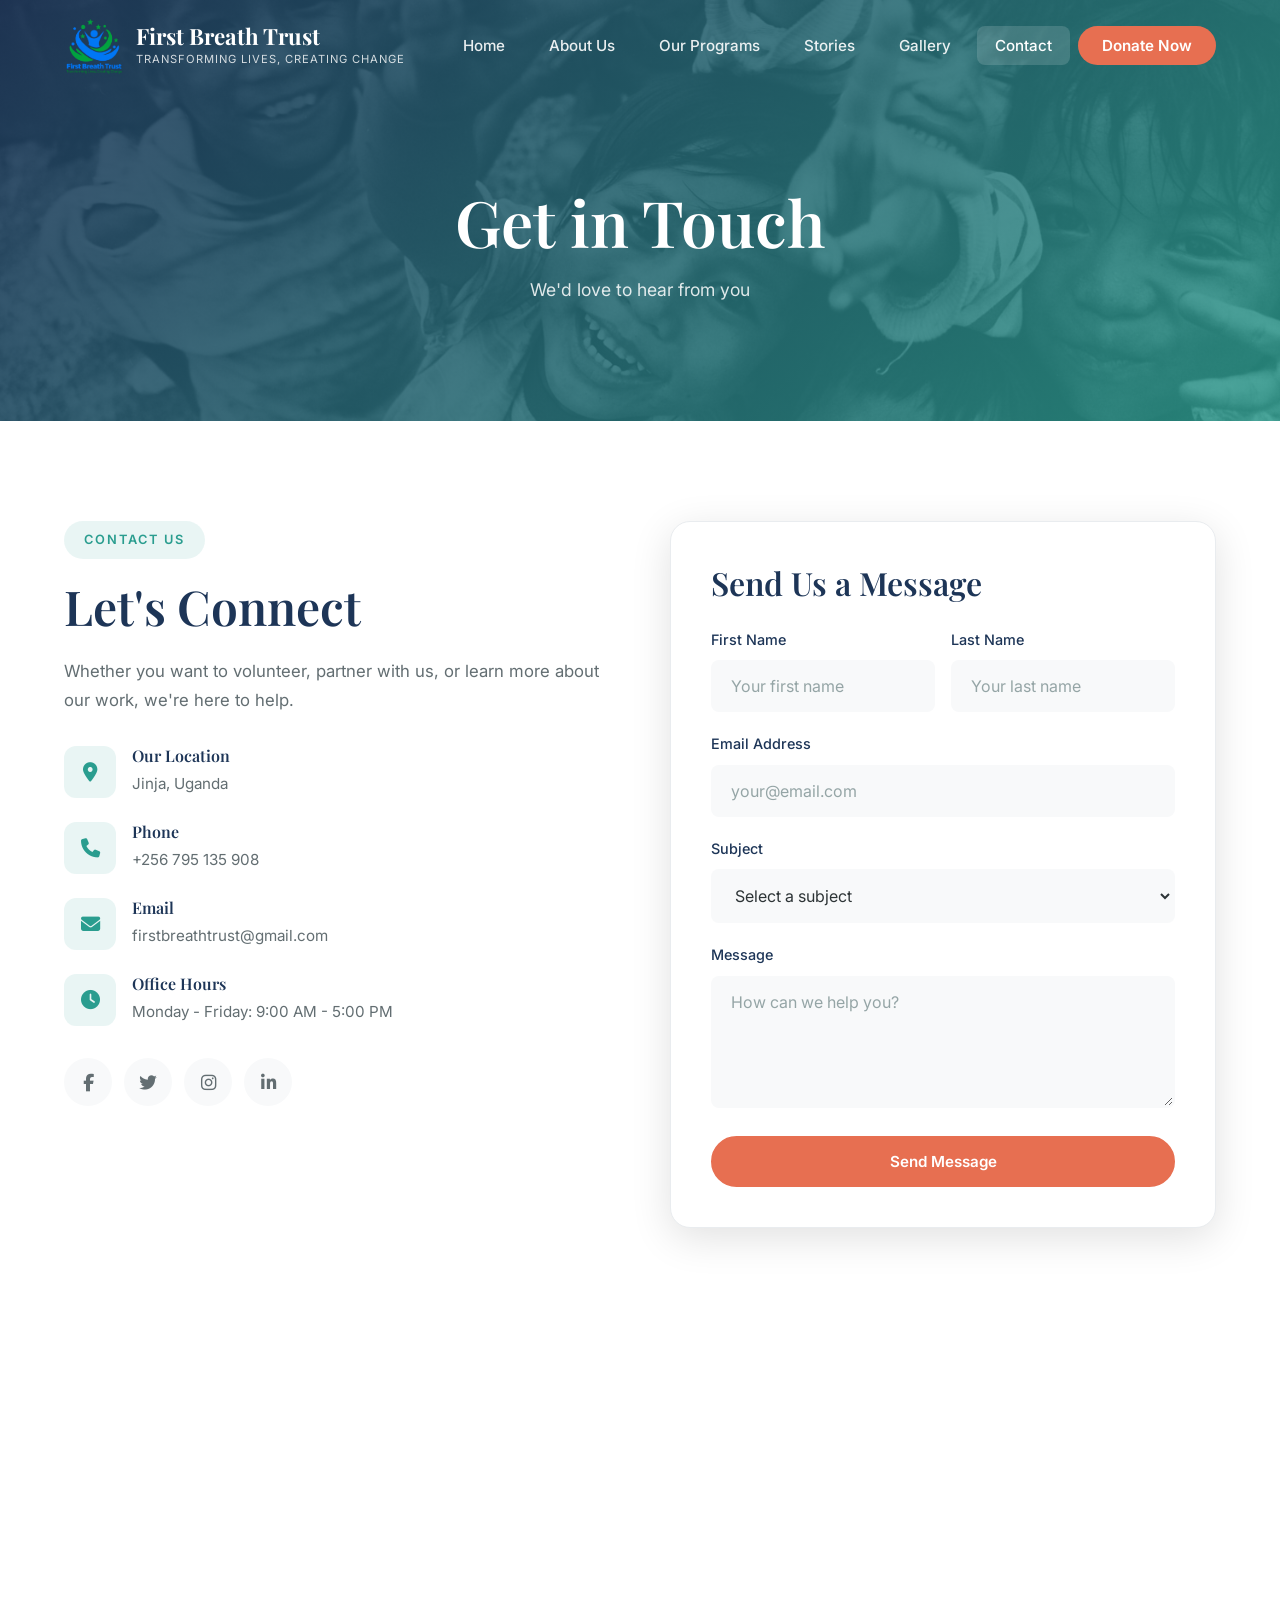
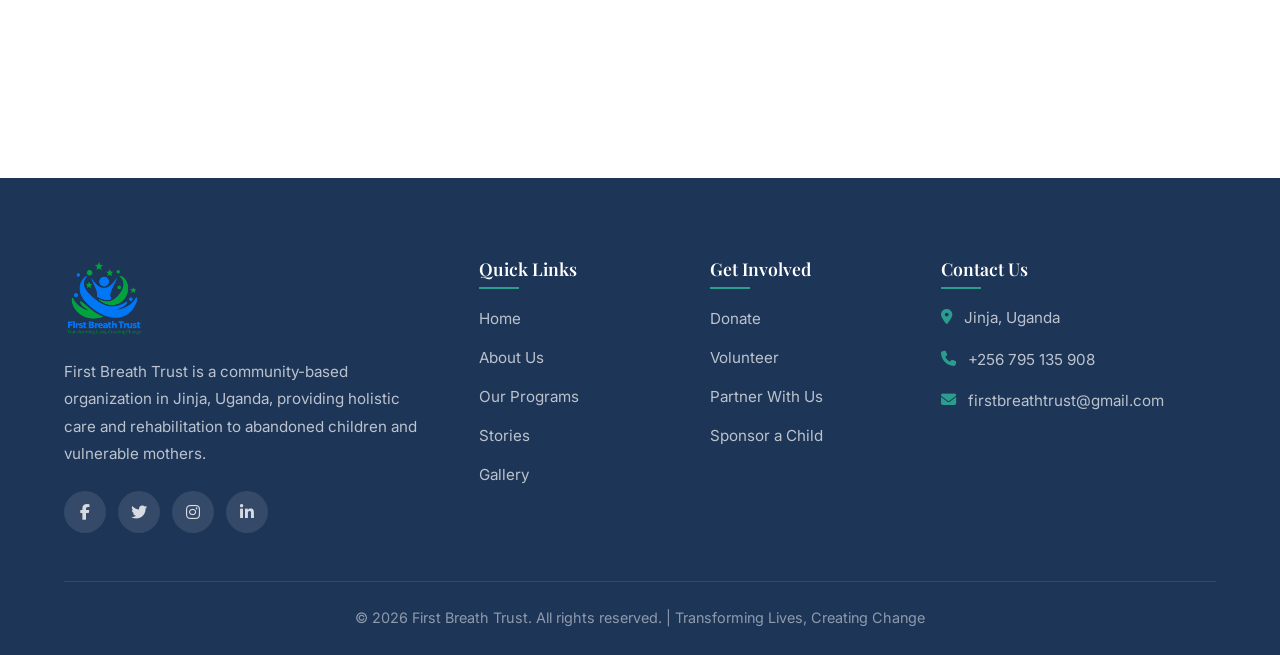
<file: contact.html>
<!DOCTYPE html>
<html lang="en">
<head>
    <title>Contact Us - First Breath Trust</title>
    <meta charset="utf-8">
    <meta name="viewport" content="width=device-width, initial-scale=1, shrink-to-fit=no">
    <meta name="description" content="Get in touch with First Breath Trust. Volunteer, partner, or learn more about our work in Jinja, Uganda.">
    
    <link rel="preconnect" href="https://fonts.googleapis.com">
    <link rel="preconnect" href="https://fonts.gstatic.com" crossorigin>
    <link href="https://fonts.googleapis.com/css2?family=Inter:wght@300;400;500;600;700&family=Playfair+Display:wght@400;500;600;700&display=swap" rel="stylesheet">
    <link rel="stylesheet" href="https://cdnjs.cloudflare.com/ajax/libs/font-awesome/6.4.0/css/all.min.css">
    <link rel="stylesheet" href="css/style.css">
</head>
<body>
    <!-- Navigation -->
    <nav class="navbar" id="navbar">
        <div class="container nav-container">
            <a class="navbar-brand" href="index.html">
                <img src="images/FBT logo.png" alt="First Breath Trust Logo" class="logo-img">
                <div class="brand-text">
                    <span class="brand-name">First Breath Trust</span>
                    <span class="brand-tagline">Transforming Lives, Creating Change</span>
                </div>
            </a>
            <button class="nav-toggle" id="navToggle" aria-label="Toggle navigation">
                <span></span>
                <span></span>
                <span></span>
            </button>
            <ul class="nav-menu" id="navMenu">
                <li><a href="index.html" class="nav-link">Home</a></li>
                <li><a href="about.html" class="nav-link">About Us</a></li>
                <li><a href="programs.html" class="nav-link">Our Programs</a></li>
                <li><a href="stories.html" class="nav-link">Stories</a></li>
                <li><a href="gallery.html" class="nav-link">Gallery</a></li>
                <li><a href="contact.html" class="nav-link active">Contact</a></li>
                <li><a href="donate.html" class="nav-link nav-cta">Donate Now</a></li>
            </ul>
        </div>
    </nav>

    <!-- Page Header -->
    <section class="page-header">
        <div class="page-header-overlay"></div>
        <div class="page-header-bg" style="background-image: url('images/bg_2.jpg');"></div>
        <div class="container page-header-content">
            <h1>Get in Touch</h1>
            <p>We'd love to hear from you</p>
        </div>
    </section>

    <!-- Contact Section -->
    <section class="section">
        <div class="container">
            <div class="contact-grid">
                <div class="contact-info">
                    <span class="section-tag">Contact Us</span>
                    <h2 class="section-title">Let's Connect</h2>
                    <p>Whether you want to volunteer, partner with us, or learn more about our work, we're here to help.</p>
                    
                    <div class="contact-details">
                        <div class="contact-item">
                            <div class="contact-icon"><i class="fas fa-map-marker-alt"></i></div>
                            <div class="contact-text">
                                <h4>Our Location</h4>
                                <p>Jinja, Uganda</p>
                            </div>
                        </div>
                        <div class="contact-item">
                            <div class="contact-icon"><i class="fas fa-phone"></i></div>
                            <div class="contact-text">
                                <h4>Phone</h4>
                                <p>+256 795 135 908</p>
                            </div>
                        </div>
                        <div class="contact-item">
                            <div class="contact-icon"><i class="fas fa-envelope"></i></div>
                            <div class="contact-text">
                                <h4>Email</h4>
                                <p>firstbreathtrust@gmail.com</p>
                            </div>
                        </div>
                        <div class="contact-item">
                            <div class="contact-icon"><i class="fas fa-clock"></i></div>
                            <div class="contact-text">
                                <h4>Office Hours</h4>
                                <p>Monday - Friday: 9:00 AM - 5:00 PM</p>
                            </div>
                        </div>
                    </div>

                    <div class="social-links-large">
                        <a href="#" aria-label="Facebook"><i class="fab fa-facebook-f"></i></a>
                        <a href="#" aria-label="Twitter"><i class="fab fa-twitter"></i></a>
                        <a href="#" aria-label="Instagram"><i class="fab fa-instagram"></i></a>
                        <a href="#" aria-label="LinkedIn"><i class="fab fa-linkedin-in"></i></a>
                    </div>
                </div>

                <div class="contact-form-wrapper">
                    <div class="contact-form-card">
                        <h3>Send Us a Message</h3>
                        <form class="contact-form" id="contactForm" action="https://formsubmit.co/firstbreathtrust@gmail.com" method="POST">
                            <!-- FormSubmit configuration -->
                            <input type="hidden" name="_subject" value="New message from First Breath Trust website">
                            <input type="hidden" name="_template" value="table">
                            <input type="hidden" name="_captcha" value="false">
                            <input type="hidden" name="_next" value="https://forexforceug-jpg.github.io/FBT/contact.html?sent=true">
                            <!-- Spam honeypot -->
                            <input type="text" name="_honey" style="display:none">

                            <div class="form-row">
                                <div class="form-group">
                                    <label for="firstName">First Name</label>
                                    <input type="text" id="firstName" name="First Name" class="form-control" placeholder="Your first name" required>
                                </div>
                                <div class="form-group">
                                    <label for="lastName">Last Name</label>
                                    <input type="text" id="lastName" name="Last Name" class="form-control" placeholder="Your last name" required>
                                </div>
                            </div>
                            <div class="form-group">
                                <label for="email">Email Address</label>
                                <input type="email" id="email" name="Email" class="form-control" placeholder="your@email.com" required>
                            </div>
                            <div class="form-group">
                                <label for="subject">Subject</label>
                                <select id="subject" name="Subject" class="form-control">
                                    <option value="">Select a subject</option>
                                    <option value="Volunteer Opportunities">Volunteer Opportunities</option>
                                    <option value="Donation Inquiry">Donation Inquiry</option>
                                    <option value="Partnership">Partnership</option>
                                    <option value="Media & Press">Media & Press</option>
                                    <option value="Other">Other</option>
                                </select>
                            </div>
                            <div class="form-group">
                                <label for="message">Message</label>
                                <textarea id="message" name="Message" class="form-control" rows="5" placeholder="How can we help you?" required></textarea>
                            </div>
                            <button type="submit" class="btn btn-primary btn-block">Send Message</button>
                        </form>
                    </div>
                </div>
            </div>
        </div>
    </section>

    <!-- Map Section -->
    <section class="map-section">
        <div class="map-container">
            <iframe src="https://www.google.com/maps/embed?pb=!1m18!1m12!1m3!1d127603.0606739!2d33.1!3d0.4!2m3!1f0!2f0!3f0!3m2!1i1024!2i768!4f13.1!3m3!1m2!1s0x177e7b8b8b8b8b8b%3A0x8b8b8b8b8b8b8b8b!2sJinja%2C%20Uganda!5e0!3m2!1sen!2sus!4v1620000000000!5m2!1sen!2sus" width="100%" height="450" style="border:0;" allowfullscreen="" loading="lazy"></iframe>
        </div>
    </section>

    <!-- Footer -->
    <footer class="footer">
        <div class="container">
            <div class="footer-grid">
                <div class="footer-col">
                    <img src="images/FBT logo.png" alt="First Breath Trust" class="footer-logo">
                    <p class="footer-desc">First Breath Trust is a community-based organization in Jinja, Uganda, providing holistic care and rehabilitation to abandoned children and vulnerable mothers.</p>
                    <div class="social-links">
                        <a href="#" aria-label="Facebook"><i class="fab fa-facebook-f"></i></a>
                        <a href="#" aria-label="Twitter"><i class="fab fa-twitter"></i></a>
                        <a href="#" aria-label="Instagram"><i class="fab fa-instagram"></i></a>
                        <a href="#" aria-label="LinkedIn"><i class="fab fa-linkedin-in"></i></a>
                    </div>
                </div>
                <div class="footer-col">
                    <h4>Quick Links</h4>
                    <ul class="footer-links">
                        <li><a href="index.html">Home</a></li>
                        <li><a href="about.html">About Us</a></li>
                        <li><a href="programs.html">Our Programs</a></li>
                        <li><a href="stories.html">Stories</a></li>
                        <li><a href="gallery.html">Gallery</a></li>
                    </ul>
                </div>
                <div class="footer-col">
                    <h4>Get Involved</h4>
                    <ul class="footer-links">
                        <li><a href="donate.html">Donate</a></li>
                        <li><a href="contact.html">Volunteer</a></li>
                        <li><a href="contact.html">Partner With Us</a></li>
                        <li><a href="contact.html">Sponsor a Child</a></li>
                    </ul>
                </div>
                <div class="footer-col">
                    <h4>Contact Us</h4>
                    <ul class="footer-contact">
                        <li><i class="fas fa-map-marker-alt"></i> Jinja, Uganda</li>
                        <li><i class="fas fa-phone"></i> +256 795 135 908</li>
                        <li><i class="fas fa-envelope"></i> firstbreathtrust@gmail.com</li>
                    </ul>
                </div>
            </div>
            <div class="footer-bottom">
                <p>&copy; <span id="year"></span> First Breath Trust. All rights reserved. | Transforming Lives, Creating Change</p>
            </div>
        </div>
    </footer>

    <script src="js/main.js"></script>
</body>
</html>
</file>
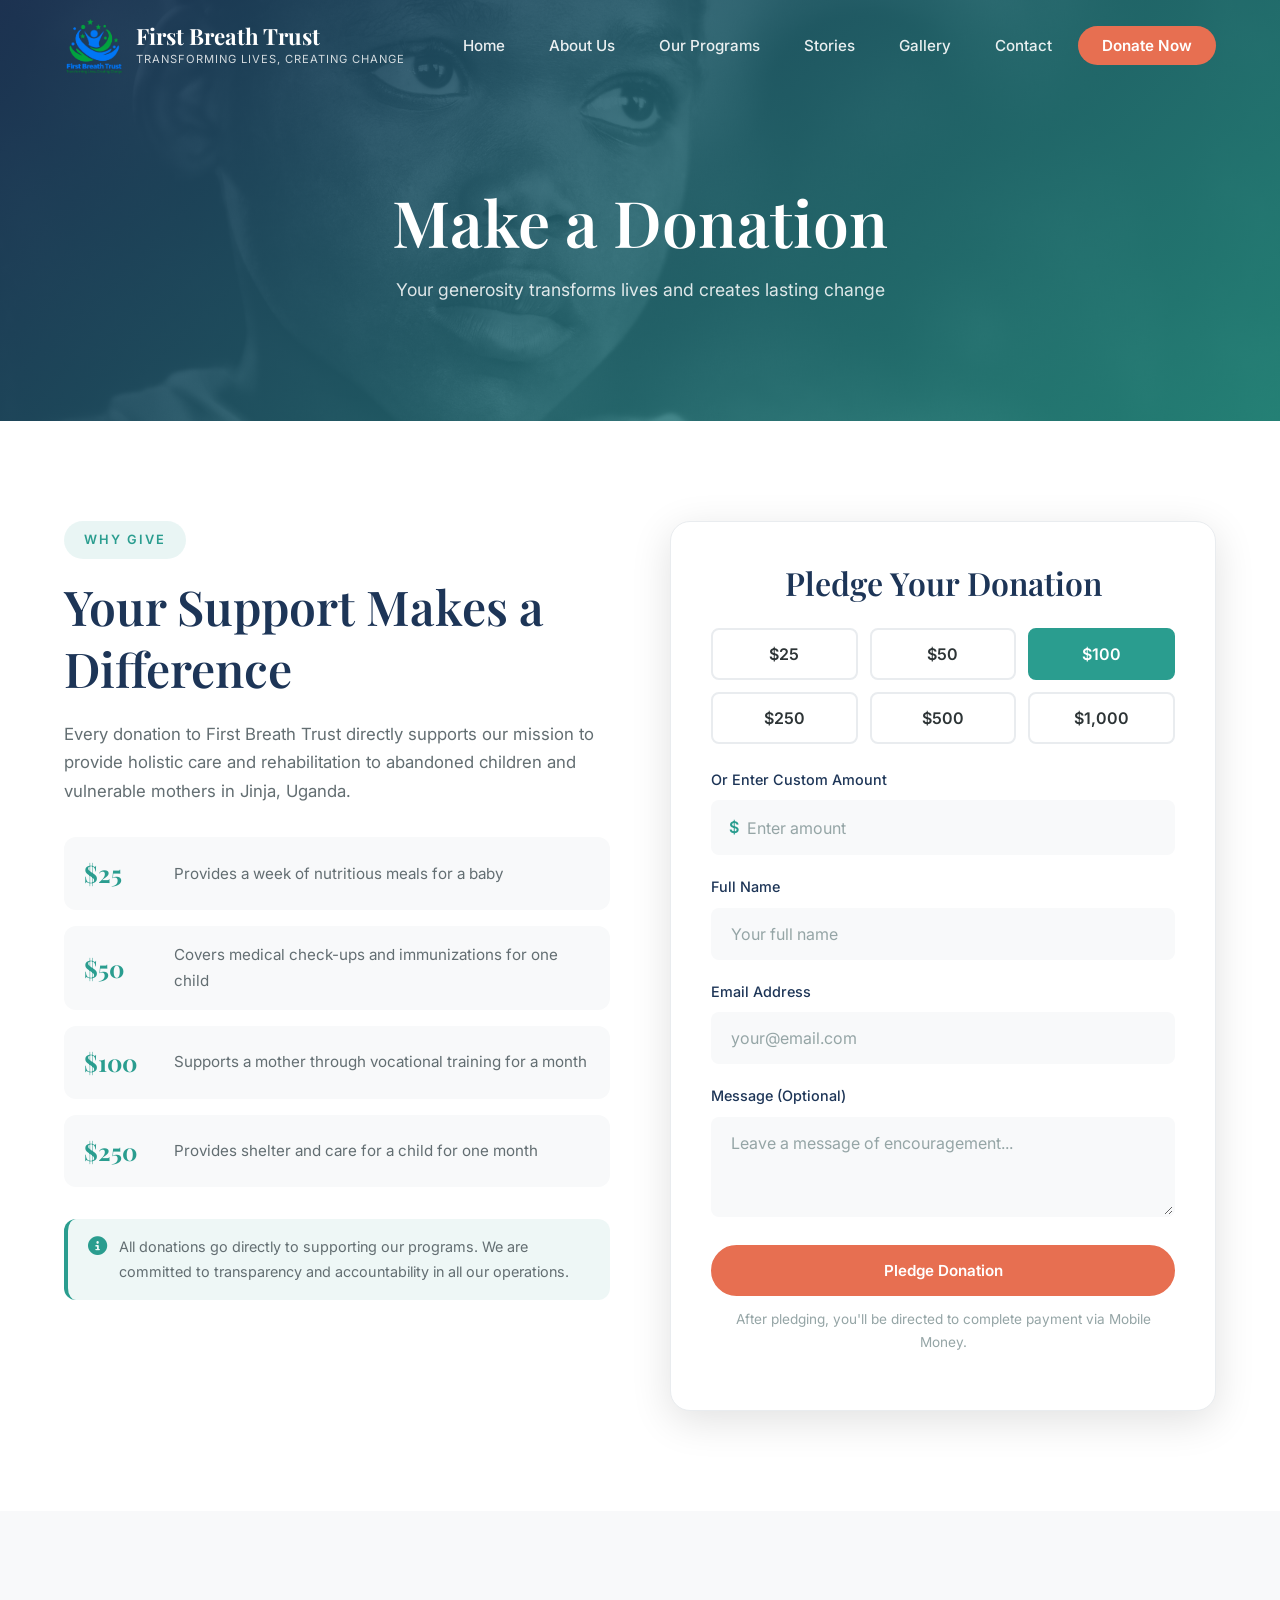
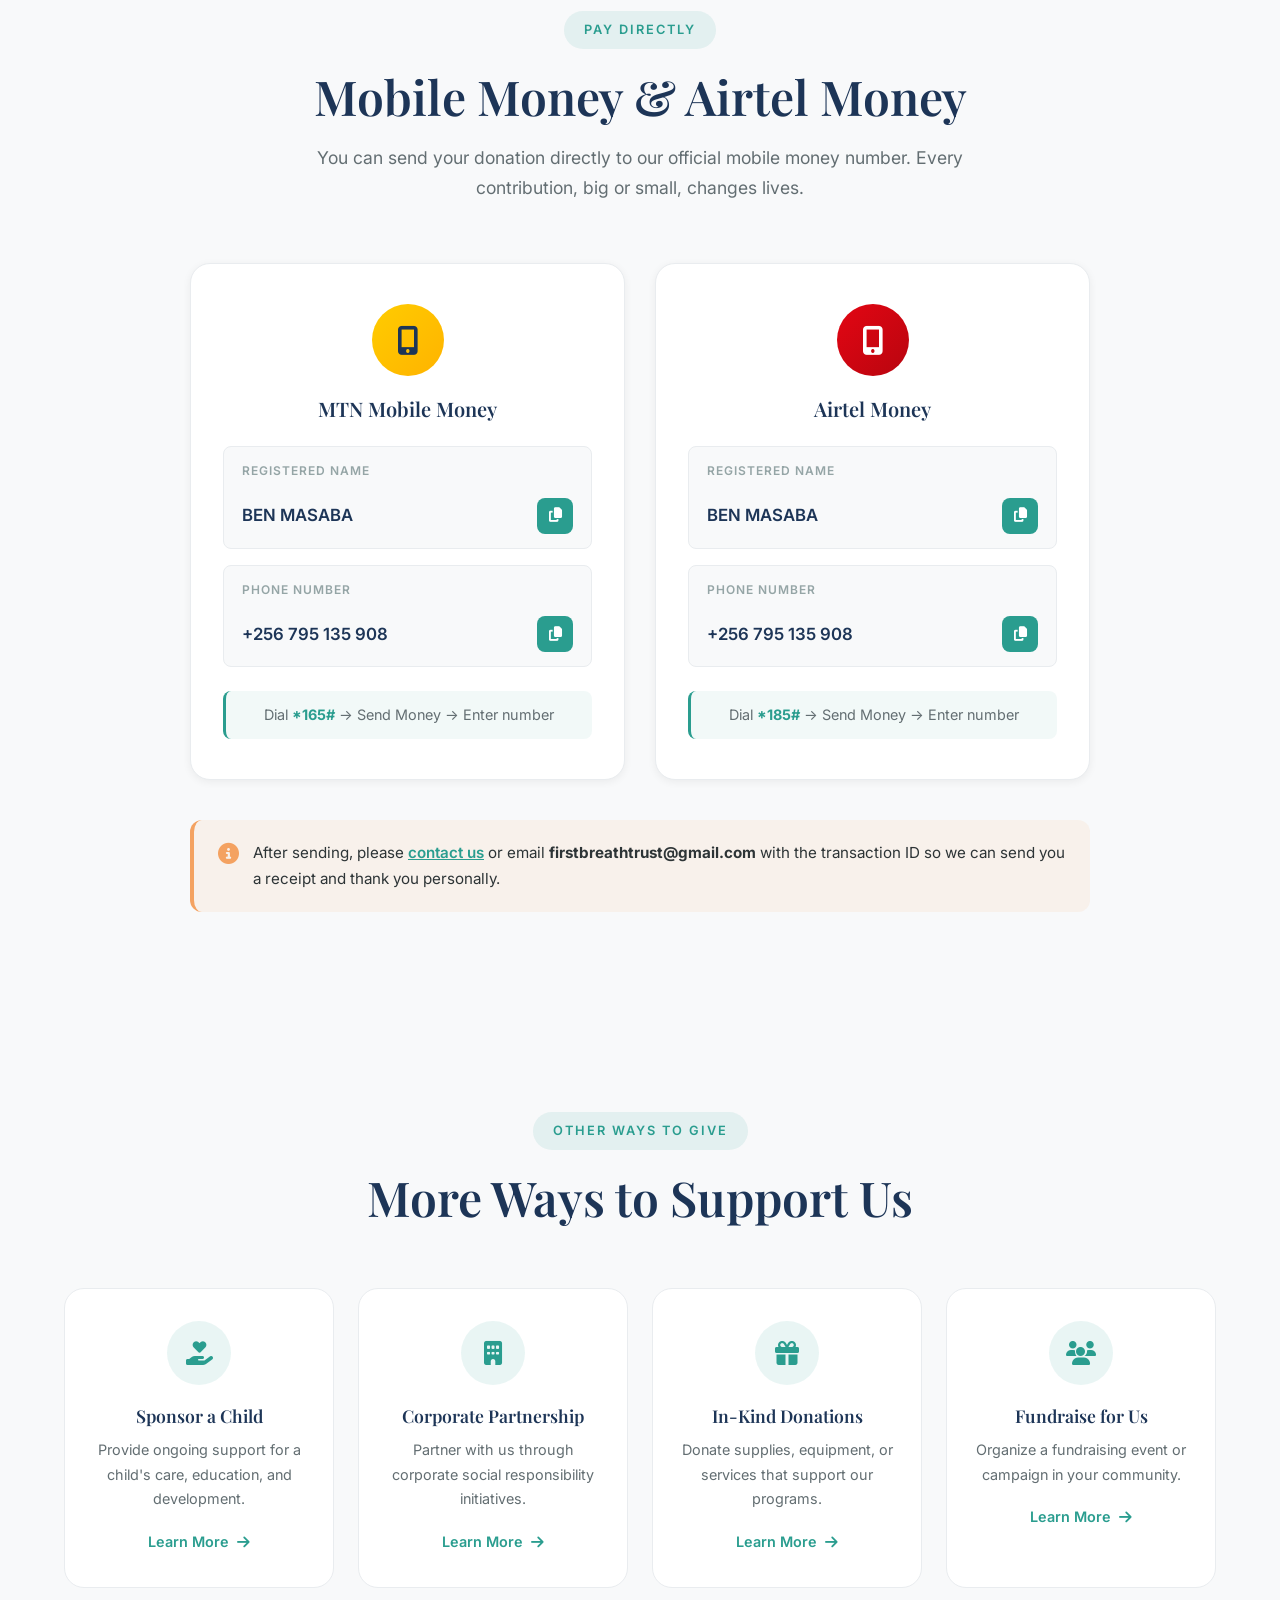
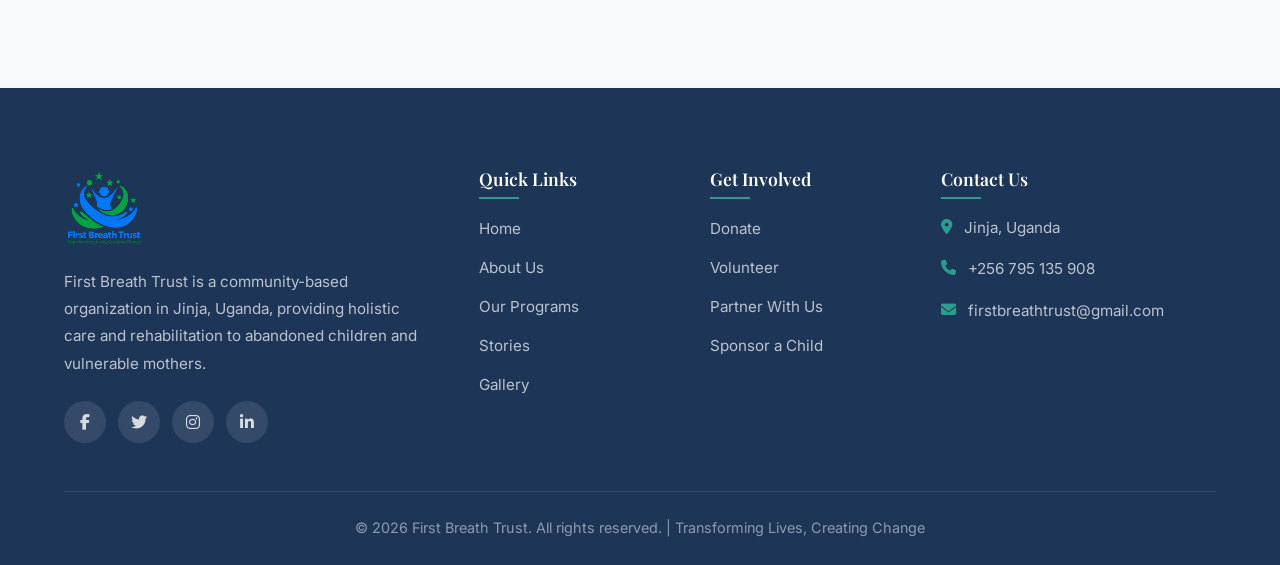
<file: donate.html>
<!DOCTYPE html>
<html lang="en">
<head>
    <title>Donate - First Breath Trust</title>
    <meta charset="utf-8">
    <meta name="viewport" content="width=device-width, initial-scale=1, shrink-to-fit=no">
    <meta name="description" content="Support First Breath Trust's mission to rescue, nurture, and empower vulnerable children and mothers in Jinja, Uganda.">
    
    <link rel="preconnect" href="https://fonts.googleapis.com">
    <link rel="preconnect" href="https://fonts.gstatic.com" crossorigin>
    <link href="https://fonts.googleapis.com/css2?family=Inter:wght@300;400;500;600;700&family=Playfair+Display:wght@400;500;600;700&display=swap" rel="stylesheet">
    <link rel="stylesheet" href="https://cdnjs.cloudflare.com/ajax/libs/font-awesome/6.4.0/css/all.min.css">
    <link rel="stylesheet" href="css/style.css">
</head>
<body>
    <!-- Navigation -->
    <nav class="navbar" id="navbar">
        <div class="container nav-container">
            <a class="navbar-brand" href="index.html">
                <img src="images/FBT logo.png" alt="First Breath Trust Logo" class="logo-img">
                <div class="brand-text">
                    <span class="brand-name">First Breath Trust</span>
                    <span class="brand-tagline">Transforming Lives, Creating Change</span>
                </div>
            </a>
            <button class="nav-toggle" id="navToggle" aria-label="Toggle navigation">
                <span></span>
                <span></span>
                <span></span>
            </button>
            <ul class="nav-menu" id="navMenu">
                <li><a href="index.html" class="nav-link">Home</a></li>
                <li><a href="about.html" class="nav-link">About Us</a></li>
                <li><a href="programs.html" class="nav-link">Our Programs</a></li>
                <li><a href="stories.html" class="nav-link">Stories</a></li>
                <li><a href="gallery.html" class="nav-link">Gallery</a></li>
                <li><a href="contact.html" class="nav-link">Contact</a></li>
                <li><a href="donate.html" class="nav-link nav-cta active">Donate Now</a></li>
            </ul>
        </div>
    </nav>

    <!-- Page Header -->
    <section class="page-header">
        <div class="page-header-overlay"></div>
        <div class="page-header-bg" style="background-image: url('images/bg_7.jpg');"></div>
        <div class="container page-header-content">
            <h1>Make a Donation</h1>
            <p>Your generosity transforms lives and creates lasting change</p>
        </div>
    </section>

    <!-- Donation Section (Online Form) -->
    <section class="section">
        <div class="container">
            <div class="donation-grid">
                <div class="donation-info">
                    <span class="section-tag">Why Give</span>
                    <h2 class="section-title">Your Support Makes a Difference</h2>
                    <p>Every donation to First Breath Trust directly supports our mission to provide holistic care and rehabilitation to abandoned children and vulnerable mothers in Jinja, Uganda.</p>
                    <div class="donation-impact">
                        <div class="impact-item">
                            <div class="impact-amount">$25</div>
                            <div class="impact-desc">Provides a week of nutritious meals for a baby</div>
                        </div>
                        <div class="impact-item">
                            <div class="impact-amount">$50</div>
                            <div class="impact-desc">Covers medical check-ups and immunizations for one child</div>
                        </div>
                        <div class="impact-item">
                            <div class="impact-amount">$100</div>
                            <div class="impact-desc">Supports a mother through vocational training for a month</div>
                        </div>
                        <div class="impact-item">
                            <div class="impact-amount">$250</div>
                            <div class="impact-desc">Provides shelter and care for a child for one month</div>
                        </div>
                    </div>
                    <div class="donation-note">
                        <i class="fas fa-info-circle"></i>
                        <p>All donations go directly to supporting our programs. We are committed to transparency and accountability in all our operations.</p>
                    </div>
                </div>
                <div class="donation-form-wrapper">
                    <div class="donation-form-card">
                        <h3>Pledge Your Donation</h3>
                        <form class="donation-form" id="donationForm">
                            <div class="donation-amounts">
                                <button type="button" class="amount-btn" data-amount="25">$25</button>
                                <button type="button" class="amount-btn" data-amount="50">$50</button>
                                <button type="button" class="amount-btn active" data-amount="100">$100</button>
                                <button type="button" class="amount-btn" data-amount="250">$250</button>
                                <button type="button" class="amount-btn" data-amount="500">$500</button>
                                <button type="button" class="amount-btn" data-amount="1000">$1,000</button>
                            </div>
                            <div class="form-group">
                                <label for="customAmount">Or Enter Custom Amount</label>
                                <div class="input-group">
                                    <span class="input-prefix">$</span>
                                    <input type="number" id="customAmount" class="form-control" placeholder="Enter amount" min="1">
                                </div>
                            </div>
                            <div class="form-group">
                                <label for="donorName">Full Name</label>
                                <input type="text" id="donorName" class="form-control" placeholder="Your full name" required>
                            </div>
                            <div class="form-group">
                                <label for="donorEmail">Email Address</label>
                                <input type="email" id="donorEmail" class="form-control" placeholder="your@email.com" required>
                            </div>
                            <div class="form-group">
                                <label for="donorMessage">Message (Optional)</label>
                                <textarea id="donorMessage" class="form-control" rows="3" placeholder="Leave a message of encouragement..."></textarea>
                            </div>
                            <button type="submit" class="btn btn-primary btn-block">Pledge Donation</button>
                            <p style="font-size: 0.85rem; color: var(--text-muted); text-align: center; margin-top: 12px;">
                                After pledging, you'll be directed to complete payment via Mobile Money.
                            </p>
                        </form>
                    </div>
                </div>
            </div>
        </div>
    </section>

    <!-- Manual Payment Section (Mobile Money) -->
    <section class="section manual-payment-section">
        <div class="container">
            <div class="section-header">
                <span class="section-tag">Pay Directly</span>
                <h2 class="section-title">Mobile Money & Airtel Money</h2>
                <p class="section-desc">You can send your donation directly to our official mobile money number. Every contribution, big or small, changes lives.</p>
            </div>

            <div class="manual-payment-grid">
                <!-- MTN Mobile Money -->
                <div class="payment-card">
                    <div class="payment-logo mtn-logo">
                        <i class="fas fa-mobile-alt"></i>
                    </div>
                    <h3>MTN Mobile Money</h3>
                    <div class="payment-details">
                        <div class="payment-detail">
                            <span class="detail-label">Registered Name</span>
                            <span class="detail-value" id="nameToCopyMTN">BEN MASABA</span>
                            <button class="copy-btn" onclick="copyToClipboard('nameToCopyMTN')" aria-label="Copy name">
                                <i class="fas fa-copy"></i>
                            </button>
                        </div>
                        <div class="payment-detail">
                            <span class="detail-label">Phone Number</span>
                            <span class="detail-value" id="numberToCopyMTN">+256 795 135 908</span>
                            <button class="copy-btn" onclick="copyToClipboard('numberToCopyMTN')" aria-label="Copy number">
                                <i class="fas fa-copy"></i>
                            </button>
                        </div>
                    </div>
                    <p class="payment-hint">Dial <strong>*165#</strong> → Send Money → Enter number</p>
                </div>

                <!-- Airtel Money -->
                <div class="payment-card">
                    <div class="payment-logo airtel-logo">
                        <i class="fas fa-mobile-alt"></i>
                    </div>
                    <h3>Airtel Money</h3>
                    <div class="payment-details">
                        <div class="payment-detail">
                            <span class="detail-label">Registered Name</span>
                            <span class="detail-value" id="nameToCopyAirtel">BEN MASABA</span>
                            <button class="copy-btn" onclick="copyToClipboard('nameToCopyAirtel')" aria-label="Copy name">
                                <i class="fas fa-copy"></i>
                            </button>
                        </div>
                        <div class="payment-detail">
                            <span class="detail-label">Phone Number</span>
                            <span class="detail-value" id="numberToCopyAirtel">+256 795 135 908</span>
                            <button class="copy-btn" onclick="copyToClipboard('numberToCopyAirtel')" aria-label="Copy number">
                                <i class="fas fa-copy"></i>
                            </button>
                        </div>
                    </div>
                    <p class="payment-hint">Dial <strong>*185#</strong> → Send Money → Enter number</p>
                </div>
            </div>

            <div class="payment-confirm-note">
                <i class="fas fa-info-circle"></i>
                <p>After sending, please <a href="contact.html">contact us</a> or email <strong>firstbreathtrust@gmail.com</strong> with the transaction ID so we can send you a receipt and thank you personally.</p>
            </div>
        </div>
    </section>

    <!-- Other Ways to Give -->
    <section class="section bg-light">
        <div class="container">
            <div class="section-header">
                <span class="section-tag">Other Ways to Give</span>
                <h2 class="section-title">More Ways to Support Us</h2>
            </div>
            <div class="giving-grid">
                <div class="giving-card">
                    <div class="giving-icon"><i class="fas fa-hand-holding-heart"></i></div>
                    <h3>Sponsor a Child</h3>
                    <p>Provide ongoing support for a child's care, education, and development.</p>
                    <a href="contact.html" class="program-link">Learn More <i class="fas fa-arrow-right"></i></a>
                </div>
                <div class="giving-card">
                    <div class="giving-icon"><i class="fas fa-building"></i></div>
                    <h3>Corporate Partnership</h3>
                    <p>Partner with us through corporate social responsibility initiatives.</p>
                    <a href="contact.html" class="program-link">Learn More <i class="fas fa-arrow-right"></i></a>
                </div>
                <div class="giving-card">
                    <div class="giving-icon"><i class="fas fa-gift"></i></div>
                    <h3>In-Kind Donations</h3>
                    <p>Donate supplies, equipment, or services that support our programs.</p>
                    <a href="contact.html" class="program-link">Learn More <i class="fas fa-arrow-right"></i></a>
                </div>
                <div class="giving-card">
                    <div class="giving-icon"><i class="fas fa-users"></i></div>
                    <h3>Fundraise for Us</h3>
                    <p>Organize a fundraising event or campaign in your community.</p>
                    <a href="contact.html" class="program-link">Learn More <i class="fas fa-arrow-right"></i></a>
                </div>
            </div>
        </div>
    </section>

    <!-- Footer -->
    <footer class="footer">
        <div class="container">
            <div class="footer-grid">
                <div class="footer-col">
                    <img src="images/FBT logo.png" alt="First Breath Trust" class="footer-logo">
                    <p class="footer-desc">First Breath Trust is a community-based organization in Jinja, Uganda, providing holistic care and rehabilitation to abandoned children and vulnerable mothers.</p>
                    <div class="social-links">
                        <a href="#" aria-label="Facebook"><i class="fab fa-facebook-f"></i></a>
                        <a href="#" aria-label="Twitter"><i class="fab fa-twitter"></i></a>
                        <a href="#" aria-label="Instagram"><i class="fab fa-instagram"></i></a>
                        <a href="#" aria-label="LinkedIn"><i class="fab fa-linkedin-in"></i></a>
                    </div>
                </div>
                <div class="footer-col">
                    <h4>Quick Links</h4>
                    <ul class="footer-links">
                        <li><a href="index.html">Home</a></li>
                        <li><a href="about.html">About Us</a></li>
                        <li><a href="programs.html">Our Programs</a></li>
                        <li><a href="stories.html">Stories</a></li>
                        <li><a href="gallery.html">Gallery</a></li>
                    </ul>
                </div>
                <div class="footer-col">
                    <h4>Get Involved</h4>
                    <ul class="footer-links">
                        <li><a href="donate.html">Donate</a></li>
                        <li><a href="contact.html">Volunteer</a></li>
                        <li><a href="contact.html">Partner With Us</a></li>
                        <li><a href="contact.html">Sponsor a Child</a></li>
                    </ul>
                </div>
                <div class="footer-col">
                    <h4>Contact Us</h4>
                    <ul class="footer-contact">
                        <li><i class="fas fa-map-marker-alt"></i> Jinja, Uganda</li>
                        <li><i class="fas fa-phone"></i> +256 795 135 908</li>
                        <li><i class="fas fa-envelope"></i> firstbreathtrust@gmail.com</li>
                    </ul>
                </div>
            </div>
            <div class="footer-bottom">
                <p>&copy; <span id="year"></span> First Breath Trust. All rights reserved. | Transforming Lives, Creating Change</p>
            </div>
        </div>
    </footer>

    <script src="js/main.js"></script>
</body>
</html>
</file>
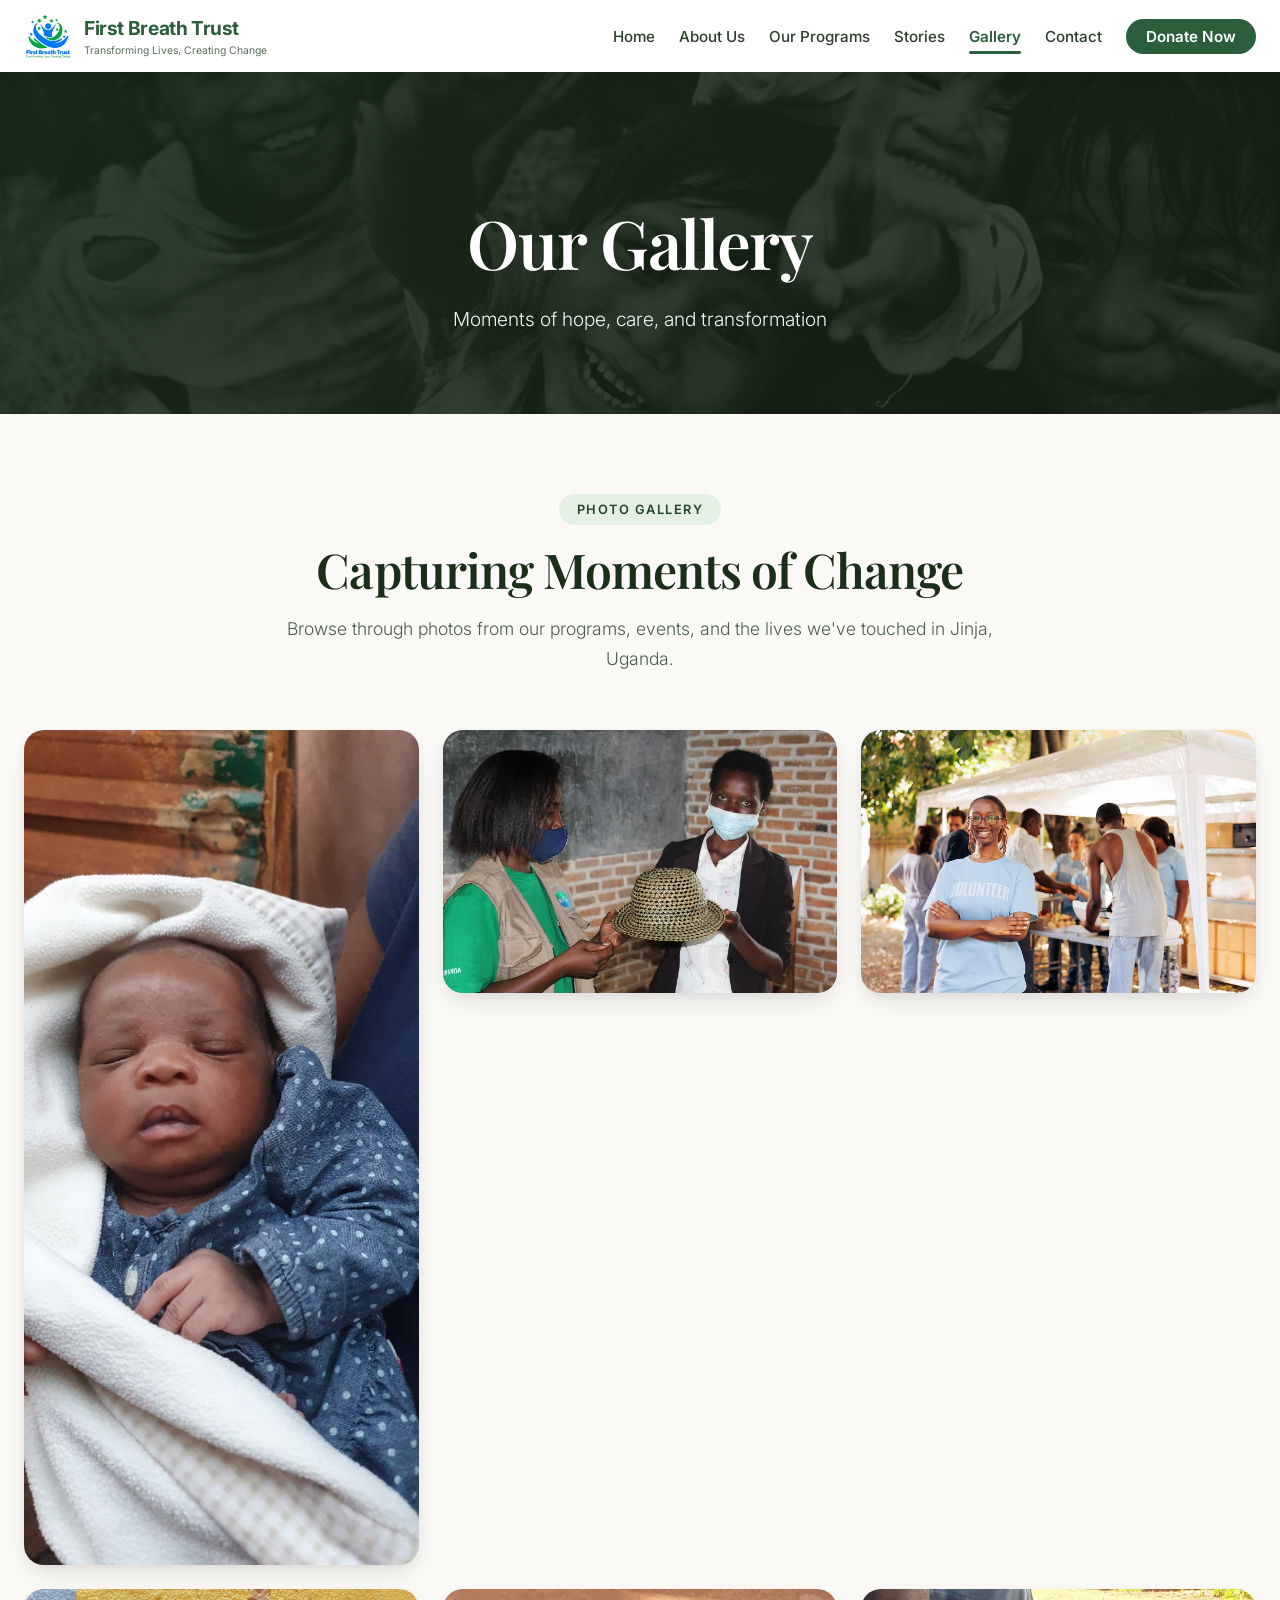
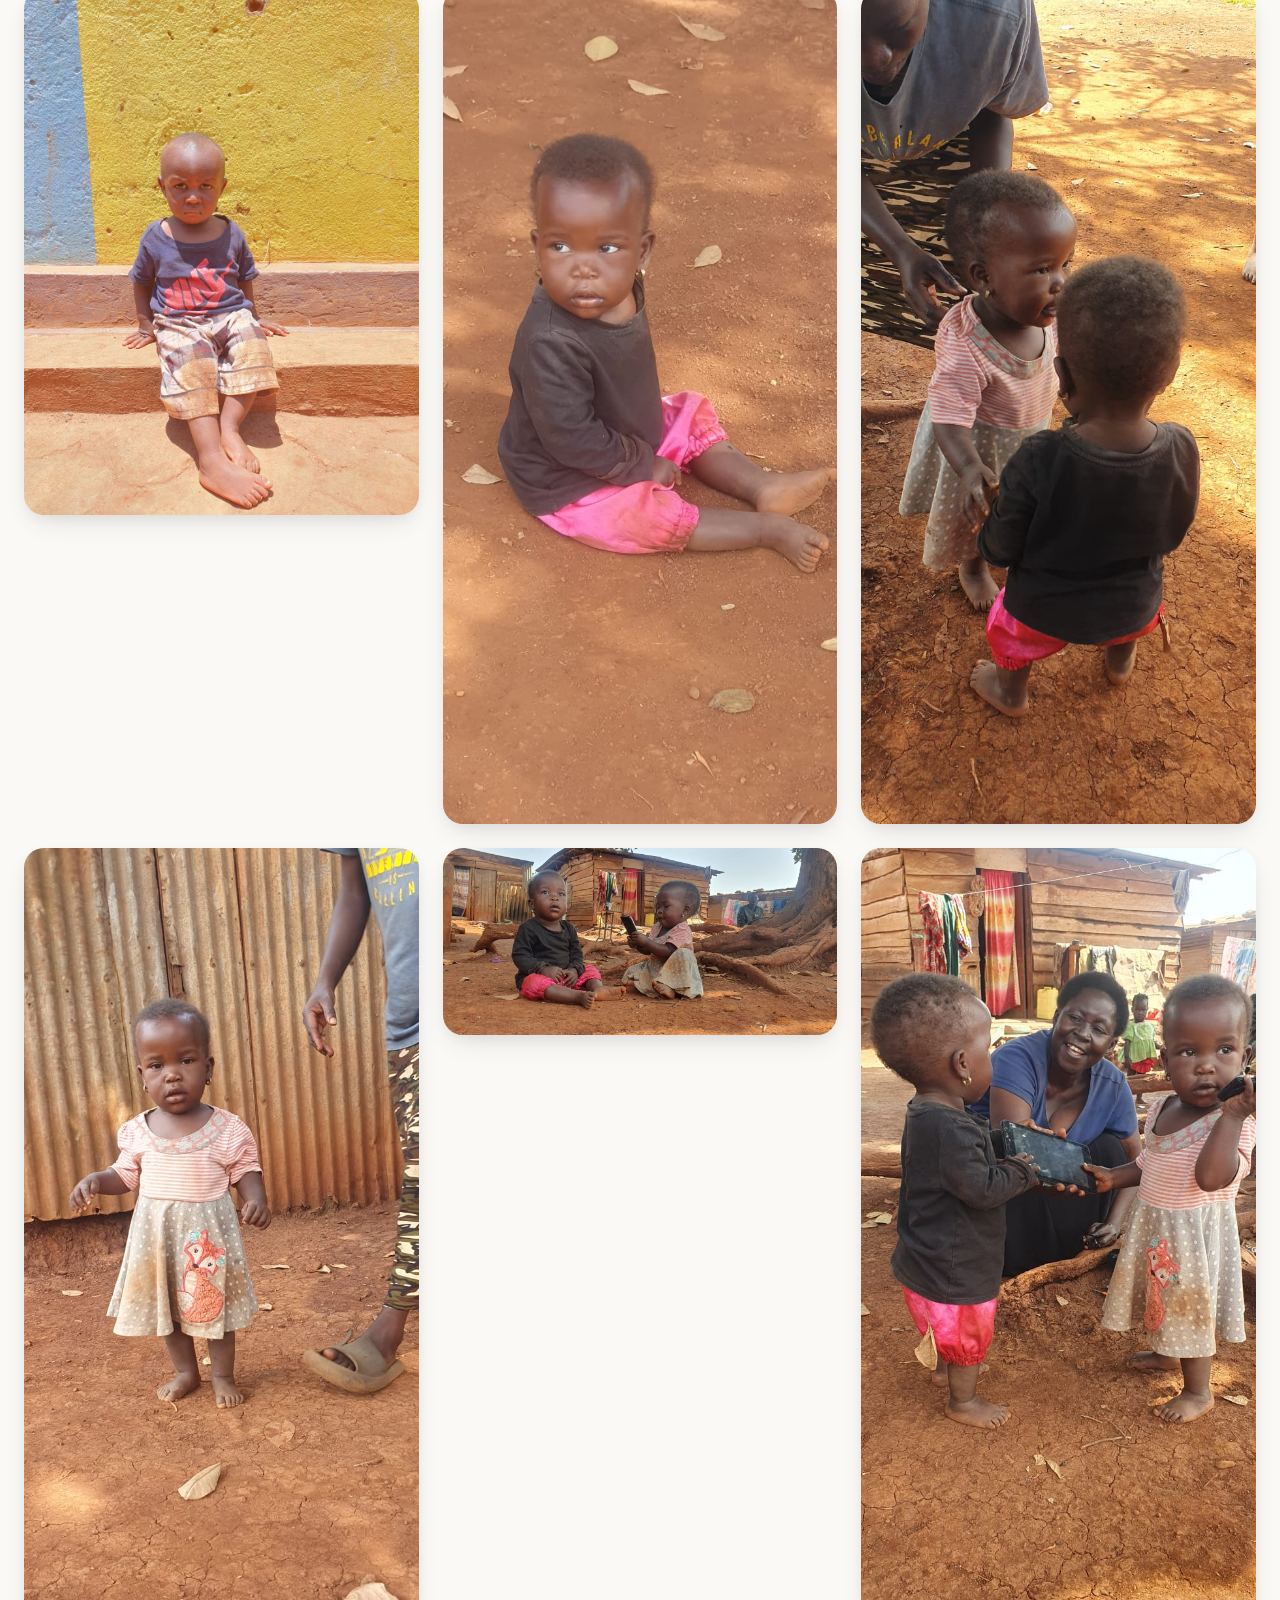
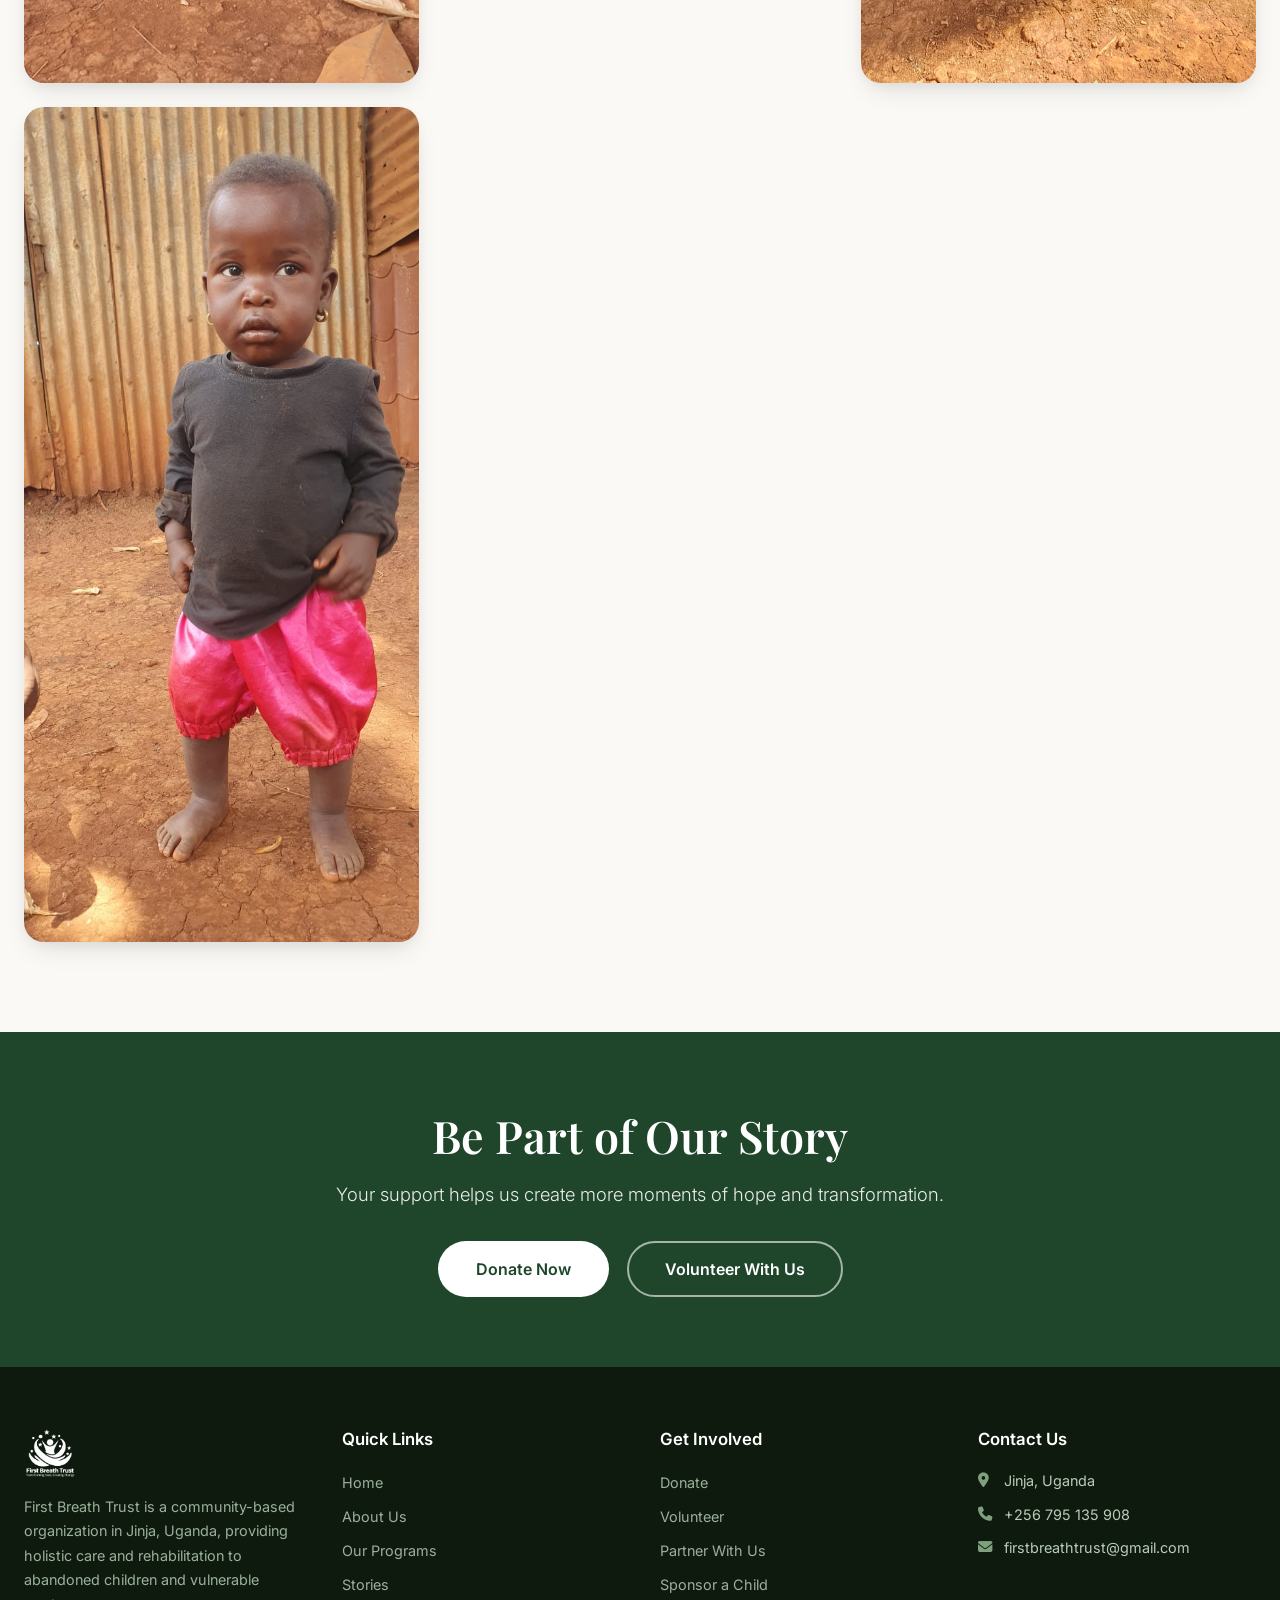
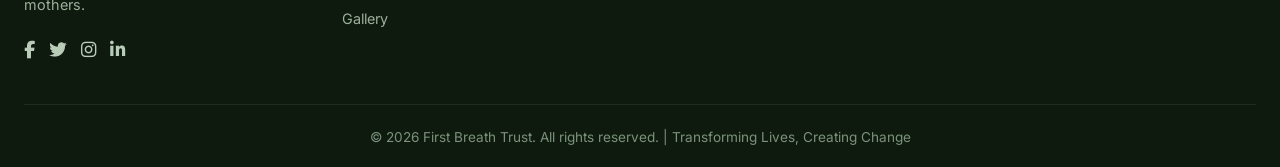
<file: gallery.html>
<!DOCTYPE html>
<html lang="en">
<head>
    <title>Gallery - First Breath Trust</title>
    <meta charset="utf-8">
    <meta name="viewport" content="width=device-width, initial-scale=1, shrink-to-fit=no">
    <meta name="description" content="View photos from First Breath Trust's programs and activities in Jinja, Uganda.">

    <link rel="preconnect" href="https://fonts.googleapis.com">
    <link rel="preconnect" href="https://fonts.gstatic.com" crossorigin>
    <link href="https://fonts.googleapis.com/css2?family=Inter:wght@300;400;500;600;700&family=Playfair+Display:wght@400;500;600;700&display=swap" rel="stylesheet">
    <link rel="stylesheet" href="https://cdnjs.cloudflare.com/ajax/libs/font-awesome/6.4.0/css/all.min.css">

    <style>
        /* ---------- RESET ---------- */
        * {
            margin: 0;
            padding: 0;
            box-sizing: border-box;
        }

        body {
            font-family: 'Inter', sans-serif;
            background: #faf9f6;
            color: #1e1e1e;
            line-height: 1.5;
        }

        img {
            display: block;
            max-width: 100%;
            height: auto;
        }

        a {
            text-decoration: none;
        }

        .container {
            max-width: 1280px;
            margin: 0 auto;
            padding: 0 24px;
        }

        /* ---------- NAVBAR ---------- */
        .navbar {
            background: #ffffff;
            box-shadow: 0 4px 20px rgba(0, 0, 0, 0.03);
            padding: 12px 0;
            position: sticky;
            top: 0;
            z-index: 100;
        }

        .nav-container {
            display: flex;
            align-items: center;
            justify-content: space-between;
            flex-wrap: wrap;
        }

        .navbar-brand {
            display: flex;
            align-items: center;
            gap: 12px;
        }

        .logo-img {
            height: 48px;
            width: auto;
        }

        .brand-text {
            display: flex;
            flex-direction: column;
        }

        .brand-name {
            font-weight: 700;
            font-size: 1.2rem;
            color: #2b5e3b;
            letter-spacing: -0.02em;
        }

        .brand-tagline {
            font-size: 0.65rem;
            color: #5a6e5c;
        }

        .nav-toggle {
            display: none;
            background: none;
            border: none;
            flex-direction: column;
            gap: 6px;
            cursor: pointer;
        }

        .nav-toggle span {
            display: block;
            width: 28px;
            height: 2px;
            background: #2b5e3b;
            border-radius: 2px;
        }

        .nav-menu {
            display: flex;
            list-style: none;
            gap: 24px;
            align-items: center;
        }

        .nav-link {
            font-weight: 500;
            color: #2d3e2d;
            font-size: 0.95rem;
            padding: 6px 0;
            position: relative;
            transition: color 0.2s;
        }

        .nav-link.active {
            color: #2b5e3b;
            font-weight: 600;
        }

        .nav-link.active::after {
            content: '';
            position: absolute;
            bottom: -2px;
            left: 0;
            width: 100%;
            height: 3px;
            background: #2b5e3b;
            border-radius: 4px;
        }

        .nav-cta {
            background: #2b5e3b;
            color: #fff !important;
            padding: 8px 20px !important;
            border-radius: 40px;
            font-weight: 600;
        }

        .nav-cta:hover {
            background: #1f462b;
        }

        /* ---------- PAGE HEADER ---------- */
        .page-header {
            position: relative;
            padding: 120px 0 80px;
            background: #1e2b1e;
            overflow: hidden;
            min-height: 340px;
            display: flex;
            align-items: center;
        }

        .page-header-bg {
            position: absolute;
            inset: 0;
            background-size: cover;
            background-position: center;
            opacity: 0.35;
            z-index: 1;
        }

        .page-header-overlay {
            position: absolute;
            inset: 0;
            background: linear-gradient(135deg, rgba(20, 40, 20, 0.7) 0%, rgba(10, 25, 10, 0.5) 100%);
            z-index: 2;
        }

        .page-header-content {
            position: relative;
            z-index: 3;
            color: #fff;
            text-align: center;
        }

        .page-header-content h1 {
            font-family: 'Playfair Display', serif;
            font-size: clamp(2.6rem, 6vw, 4.2rem);
            font-weight: 600;
            letter-spacing: -0.02em;
            margin-bottom: 12px;
            text-shadow: 0 4px 20px rgba(0, 0, 0, 0.3);
        }

        .page-header-content p {
            font-size: 1.2rem;
            font-weight: 300;
            opacity: 0.95;
            max-width: 550px;
            margin: 0 auto;
            text-shadow: 0 2px 10px rgba(0, 0, 0, 0.3);
        }

        /* ---------- SECTION HEADER ---------- */
        .section {
            padding: 80px 0 90px;
        }

        .section-header {
            text-align: center;
            max-width: 720px;
            margin: 0 auto 56px;
        }

        .section-tag {
            display: inline-block;
            background: #e5f0e5;
            color: #1f462b;
            font-weight: 600;
            font-size: 0.8rem;
            letter-spacing: 1.5px;
            text-transform: uppercase;
            padding: 6px 18px;
            border-radius: 40px;
            margin-bottom: 16px;
        }

        .section-title {
            font-family: 'Playfair Display', serif;
            font-size: clamp(2rem, 4vw, 3rem);
            font-weight: 600;
            color: #1a2e1a;
            letter-spacing: -0.02em;
            margin-bottom: 16px;
            line-height: 1.2;
        }

        .section-desc {
            font-size: 1.1rem;
            color: #4a5e4a;
            line-height: 1.7;
            font-weight: 300;
        }

        /* ==========================================================
           GALLERY GRID  —  3 columns, natural image heights
           ==========================================================
           - `display: grid` with 3 equal columns.
           - `align-items: start` makes each grid cell only as tall
             as its content (the image), so tall portrait images
             create tall cards and wide images create short cards.
           - Images use `width: 100%; height: auto;` so the aspect
             ratio is preserved and the card grows to fit.
           - No max-height. No object-fit. No cropping.
           ========================================================== */

        .gallery-grid {
            display: grid;
            grid-template-columns: repeat(3, 1fr);
            gap: 24px;
            align-items: start;
        }

        .gallery-item {
            position: relative;
            width: 100%;
            border-radius: 20px;
            overflow: hidden;
            background: #f0f0f0;
            box-shadow: 0 12px 28px -8px rgba(0, 0, 0, 0.12),
                        0 4px 12px rgba(0, 0, 0, 0.04);
            transition: transform 0.3s ease, box-shadow 0.3s ease;
            cursor: pointer;
        }

        .gallery-item:hover {
            transform: translateY(-6px);
            box-shadow: 0 24px 40px -12px rgba(0, 0, 0, 0.25);
        }

        /* The image determines the card height.
           No max-height, no object-fit, no aspect-ratio. */
        .gallery-item img {
            width: 100%;
            height: auto;
            background: #eaeaea;
            transition: transform 0.4s ease;
        }

        .gallery-item:hover img {
            transform: scale(1.03);
        }

        .gallery-overlay {
            position: absolute;
            bottom: 0;
            left: 0;
            right: 0;
            background: linear-gradient(to top,
                        rgba(10, 25, 10, 0.85) 0%,
                        rgba(10, 25, 10, 0.30) 70%,
                        transparent 100%);
            color: #fff;
            padding: 28px 16px 16px;
            font-weight: 600;
            font-size: 1rem;
            letter-spacing: 0.3px;
            opacity: 0;
            transition: opacity 0.3s ease;
            pointer-events: none;
        }

        .gallery-item:hover .gallery-overlay {
            opacity: 1;
        }

        /* ---------- CTA ---------- */
        .cta-section {
            background: #1f462b;
            padding: 70px 0;
            color: #fff;
        }

        .cta-content {
            text-align: center;
            max-width: 700px;
            margin: 0 auto;
        }

        .cta-content h2 {
            font-family: 'Playfair Display', serif;
            font-size: clamp(2rem, 4vw, 2.8rem);
            font-weight: 600;
            margin-bottom: 12px;
        }

        .cta-content p {
            font-size: 1.15rem;
            opacity: 0.9;
            margin-bottom: 32px;
            font-weight: 300;
        }

        .cta-actions {
            display: flex;
            gap: 18px;
            justify-content: center;
            flex-wrap: wrap;
        }

        .btn {
            display: inline-block;
            padding: 14px 36px;
            border-radius: 60px;
            font-weight: 600;
            font-size: 1rem;
            transition: all 0.25s;
            border: 2px solid transparent;
        }

        .btn-white {
            background: #fff;
            color: #1f462b;
        }

        .btn-white:hover {
            background: #e8f0e8;
        }

        .btn-outline-white {
            background: transparent;
            color: #fff;
            border: 2px solid rgba(255, 255, 255, 0.6);
        }

        .btn-outline-white:hover {
            border-color: #fff;
            background: rgba(255, 255, 255, 0.08);
        }

        /* ---------- FOOTER ---------- */
        .footer {
            background: #0f1a0f;
            color: #b8ccb8;
            padding: 60px 0 20px;
        }

        .footer-grid {
            display: grid;
            grid-template-columns: repeat(auto-fit, minmax(200px, 1fr));
            gap: 40px;
            margin-bottom: 40px;
        }

        .footer-logo {
            height: 52px;
            width: auto;
            margin-bottom: 16px;
            filter: brightness(0) invert(1);
        }

        .footer-desc {
            font-size: 0.9rem;
            line-height: 1.7;
            margin-bottom: 20px;
            color: #9bb09b;
        }

        .social-links {
            display: flex;
            gap: 14px;
        }

        .social-links a {
            color: #b8ccb8;
            font-size: 1.1rem;
            transition: color 0.2s;
        }

        .social-links a:hover {
            color: #fff;
        }

        .footer-col h4 {
            color: #fff;
            font-weight: 600;
            margin-bottom: 18px;
            font-size: 1.05rem;
        }

        .footer-links {
            list-style: none;
        }

        .footer-links li {
            margin-bottom: 10px;
        }

        .footer-links a {
            color: #9bb09b;
            font-size: 0.9rem;
            transition: color 0.2s;
        }

        .footer-links a:hover {
            color: #fff;
        }

        .footer-contact {
            list-style: none;
        }

        .footer-contact li {
            margin-bottom: 12px;
            font-size: 0.9rem;
            display: flex;
            gap: 10px;
            align-items: flex-start;
        }

        .footer-contact i {
            color: #7fa07f;
            margin-top: 3px;
            width: 16px;
        }

        .footer-bottom {
            border-top: 1px solid #1e2e1e;
            padding-top: 22px;
            text-align: center;
            font-size: 0.85rem;
            color: #7a927a;
        }

        /* ---------- RESPONSIVE ---------- */
        @media (max-width: 992px) {
            .nav-menu {
                display: none;
                width: 100%;
                flex-direction: column;
                align-items: flex-start;
                gap: 12px;
                padding: 20px 0 10px;
            }
            .nav-menu.active {
                display: flex;
            }
            .nav-toggle {
                display: flex;
            }
            .navbar-brand {
                flex: 1;
            }
            .brand-tagline {
                display: none;
            }

            .gallery-grid {
                grid-template-columns: repeat(2, 1fr);
                gap: 20px;
            }
        }

        @media (max-width: 600px) {
            .page-header {
                padding: 80px 0 60px;
                min-height: 280px;
            }
            .section {
                padding: 50px 0 60px;
            }

            .gallery-grid {
                grid-template-columns: 1fr;
                gap: 18px;
            }

            .cta-actions {
                flex-direction: column;
                align-items: center;
            }
            .btn {
                width: 100%;
                max-width: 280px;
                text-align: center;
            }
            .footer-grid {
                grid-template-columns: 1fr;
                gap: 30px;
            }
        }
    </style>
</head>
<body>

    <!-- ==================== NAVIGATION ==================== -->
    <nav class="navbar">
        <div class="container nav-container">
            <a class="navbar-brand" href="index.html">
                <img src="images/FBT logo.png" alt="First Breath Trust Logo" class="logo-img">
                <div class="brand-text">
                    <span class="brand-name">First Breath Trust</span>
                    <span class="brand-tagline">Transforming Lives, Creating Change</span>
                </div>
            </a>
            <button class="nav-toggle" id="navToggle" aria-label="Toggle navigation">
                <span></span><span></span><span></span>
            </button>
            <ul class="nav-menu" id="navMenu">
                <li><a href="index.html" class="nav-link">Home</a></li>
                <li><a href="about.html" class="nav-link">About Us</a></li>
                <li><a href="programs.html" class="nav-link">Our Programs</a></li>
                <li><a href="stories.html" class="nav-link">Stories</a></li>
                <li><a href="gallery.html" class="nav-link active">Gallery</a></li>
                <li><a href="contact.html" class="nav-link">Contact</a></li>
                <li><a href="donate.html" class="nav-link nav-cta">Donate Now</a></li>
            </ul>
        </div>
    </nav>

    <!-- ==================== PAGE HEADER ==================== -->
    <section class="page-header">
        <div class="page-header-bg" style="background-image: url('images/bg_2.jpg');"></div>
        <div class="page-header-overlay"></div>
        <div class="container page-header-content">
            <h1>Our Gallery</h1>
            <p>Moments of hope, care, and transformation</p>
        </div>
    </section>

    <!-- ==================== GALLERY ==================== -->
    <section class="section">
        <div class="container">
            <div class="section-header">
                <span class="section-tag">Photo Gallery</span>
                <h2 class="section-title">Capturing Moments of Change</h2>
                <p class="section-desc">Browse through photos from our programs, events, and the lives we've touched in Jinja, Uganda.</p>
            </div>

            <div class="gallery-grid">
                <div class="gallery-item">
                    <img src="images/1.jpg" alt="Child Care Centre">
                    <div class="gallery-overlay"><span>Child Care Centre</span></div>
                </div>
                <div class="gallery-item">
                    <img src="images/images.jpg" alt="Mother Empowerment">
                    <div class="gallery-overlay"><span>Mother Empowerment</span></div>
                </div>
                              <div class="gallery-item">
                    <img src="images/11.avif" alt="Community Outreach">
                    <div class="gallery-overlay"><span>Community Outreach</span></div>
                </div>
                <div class="gallery-item">
                    <img src="images/3.jpg" alt="Community Outreach">
                    <div class="gallery-overlay"><span>Child Care Centre</span></div>
                </div>
                <div class="gallery-item">
                    <img src="images/4.jpg" alt="Medical Care">
                    <div class="gallery-overlay"><span>Medical Care</span></div>
                </div>
                <div class="gallery-item">
                    <img src="images/5.jpg" alt="Education & Training">
                    <div class="gallery-overlay"><span>Education & Training</span></div>
                </div>
                <div class="gallery-item">
                    <img src="images/6.jpg" alt="Family Reintegration">
                    <div class="gallery-overlay"><span>Family Reintegration</span></div>
                </div>
                <div class="gallery-item">
                    <img src="images/7.jpg" alt="Volunteer Activities">
                    <div class="gallery-overlay"><span>Volunteer Activities</span></div>
                </div>
                <div class="gallery-item">
                    <img src="images/8.jpg" alt="Community Events">
                    <div class="gallery-overlay"><span>Community Events</span></div>
                </div>
                <div class="gallery-item">
                    <img src="images/9.jpg" alt="Daily Care">
                    <div class="gallery-overlay"><span>Daily Care</span></div>
                </div>
            </div>
        </div>
    </section>

    <!-- ==================== CTA ==================== -->
    <section class="cta-section">
        <div class="container">
            <div class="cta-content">
                <h2>Be Part of Our Story</h2>
                <p>Your support helps us create more moments of hope and transformation.</p>
                <div class="cta-actions">
                    <a href="donate.html" class="btn btn-white">Donate Now</a>
                    <a href="contact.html" class="btn btn-outline-white">Volunteer With Us</a>
                </div>
            </div>
        </div>
    </section>

    <!-- ==================== FOOTER ==================== -->
    <footer class="footer">
        <div class="container">
            <div class="footer-grid">
                <div class="footer-col">
                    <img src="images/FBT logo.png" alt="First Breath Trust" class="footer-logo">
                    <p class="footer-desc">First Breath Trust is a community-based organization in Jinja, Uganda, providing holistic care and rehabilitation to abandoned children and vulnerable mothers.</p>
                    <div class="social-links">
                        <a href="#" aria-label="Facebook"><i class="fab fa-facebook-f"></i></a>
                        <a href="#" aria-label="Twitter"><i class="fab fa-twitter"></i></a>
                        <a href="#" aria-label="Instagram"><i class="fab fa-instagram"></i></a>
                        <a href="#" aria-label="LinkedIn"><i class="fab fa-linkedin-in"></i></a>
                    </div>
                </div>
                <div class="footer-col">
                    <h4>Quick Links</h4>
                    <ul class="footer-links">
                        <li><a href="index.html">Home</a></li>
                        <li><a href="about.html">About Us</a></li>
                        <li><a href="programs.html">Our Programs</a></li>
                        <li><a href="stories.html">Stories</a></li>
                        <li><a href="gallery.html">Gallery</a></li>
                    </ul>
                </div>
                <div class="footer-col">
                    <h4>Get Involved</h4>
                    <ul class="footer-links">
                        <li><a href="donate.html">Donate</a></li>
                        <li><a href="contact.html">Volunteer</a></li>
                        <li><a href="contact.html">Partner With Us</a></li>
                        <li><a href="contact.html">Sponsor a Child</a></li>
                    </ul>
                </div>
                <div class="footer-col">
                    <h4>Contact Us</h4>
                    <ul class="footer-contact">
                        <li><i class="fas fa-map-marker-alt"></i> Jinja, Uganda</li>
                        <li><i class="fas fa-phone"></i> +256 795 135 908</li>
                        <li><i class="fas fa-envelope"></i> firstbreathtrust@gmail.com</li>
                    </ul>
                </div>
            </div>
            <div class="footer-bottom">
                <p>&copy; <span id="year"></span> First Breath Trust. All rights reserved. | Transforming Lives, Creating Change</p>
            </div>
        </div>
    </footer>

    <script>
        // Current year
        document.getElementById('year').textContent = new Date().getFullYear();

        // Mobile nav toggle
        const navToggle = document.getElementById('navToggle');
        const navMenu = document.getElementById('navMenu');
        if (navToggle) {
            navToggle.addEventListener('click', () => {
                navMenu.classList.toggle('active');
            });
        }
    </script>

</body>
</html>
</file>
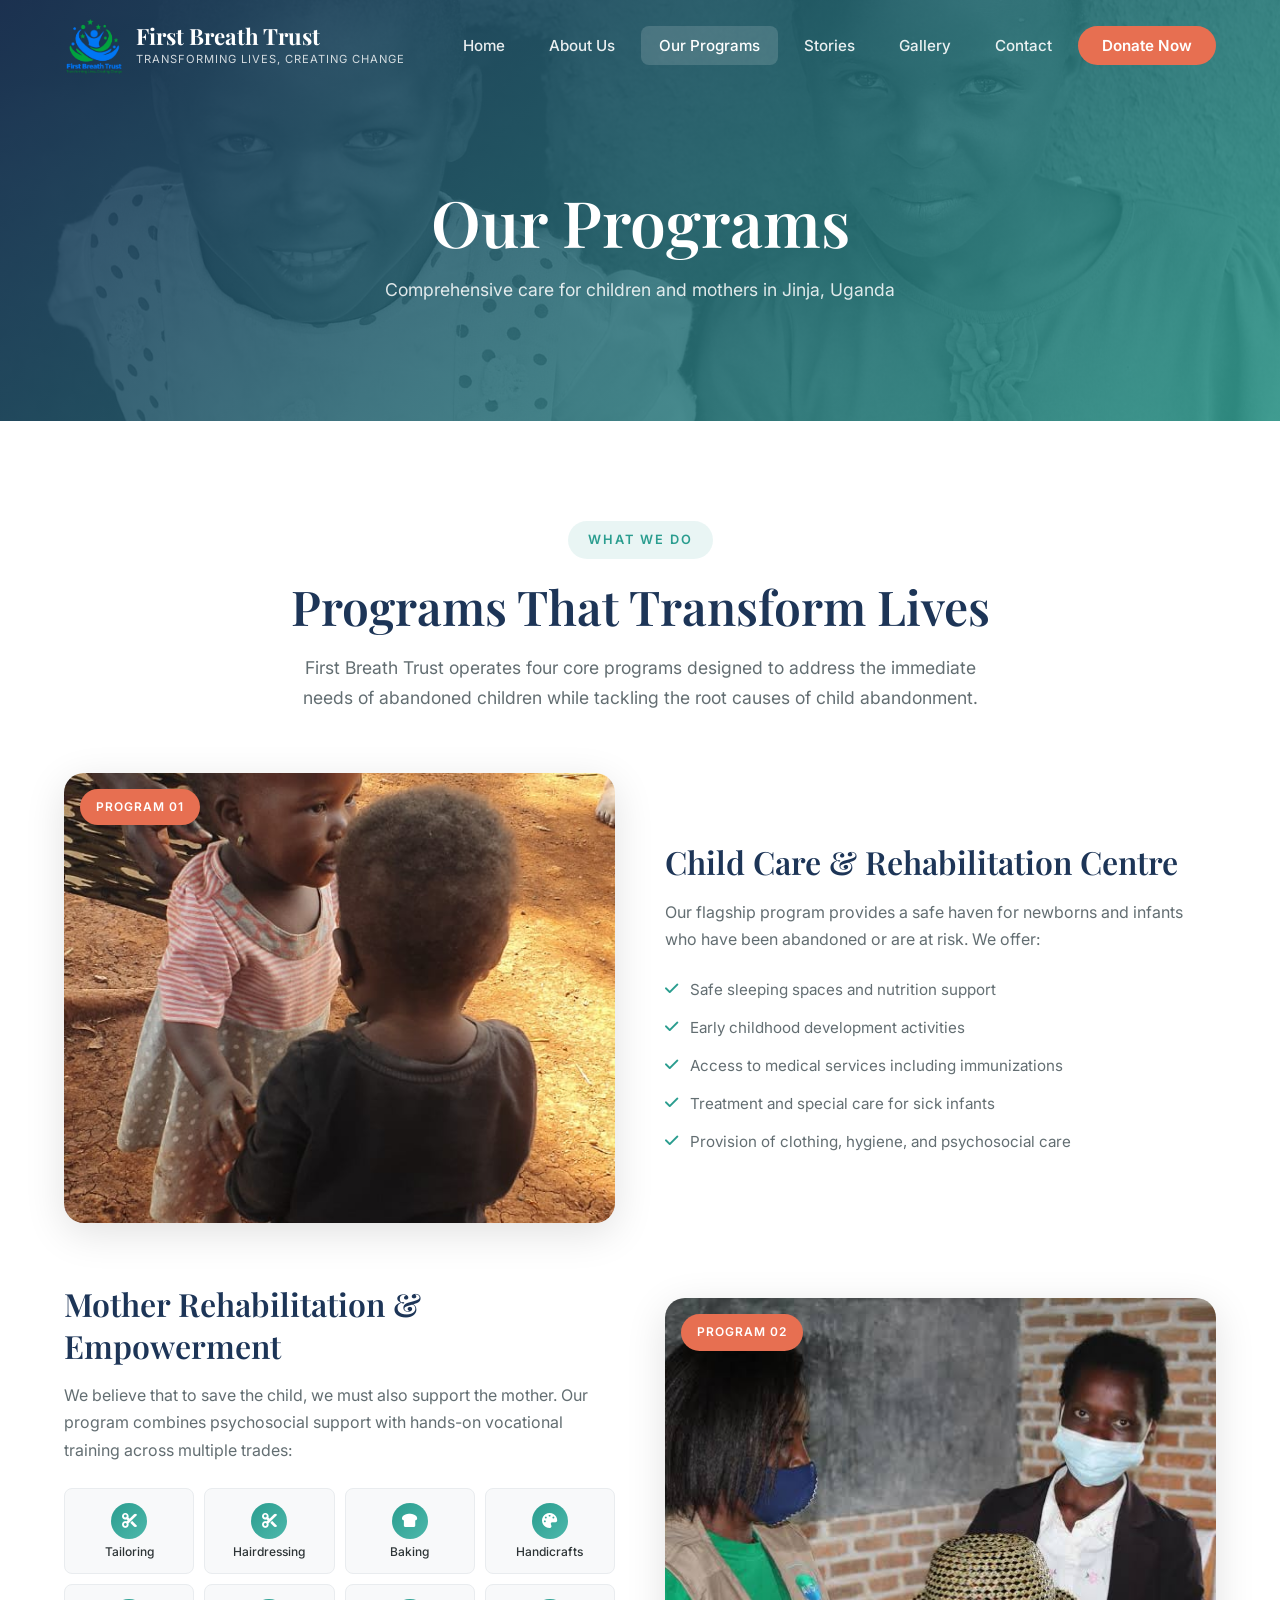
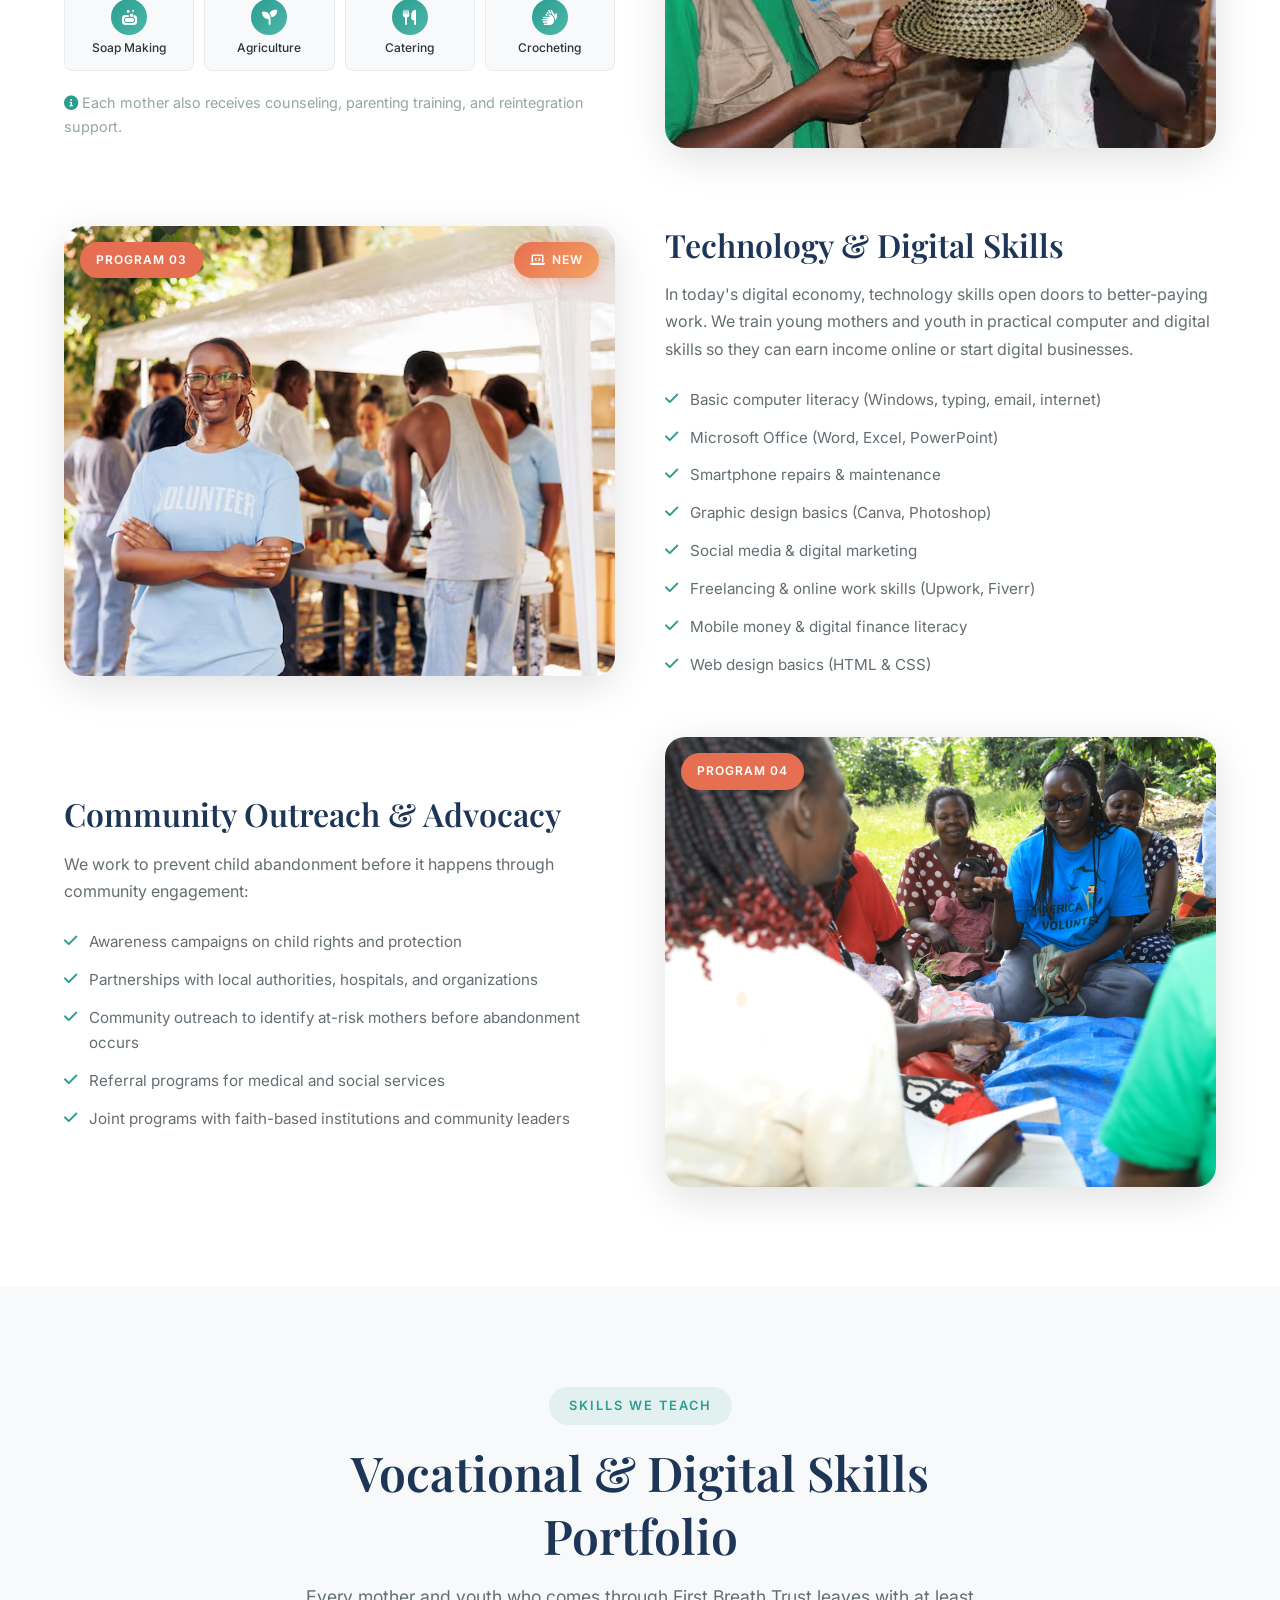
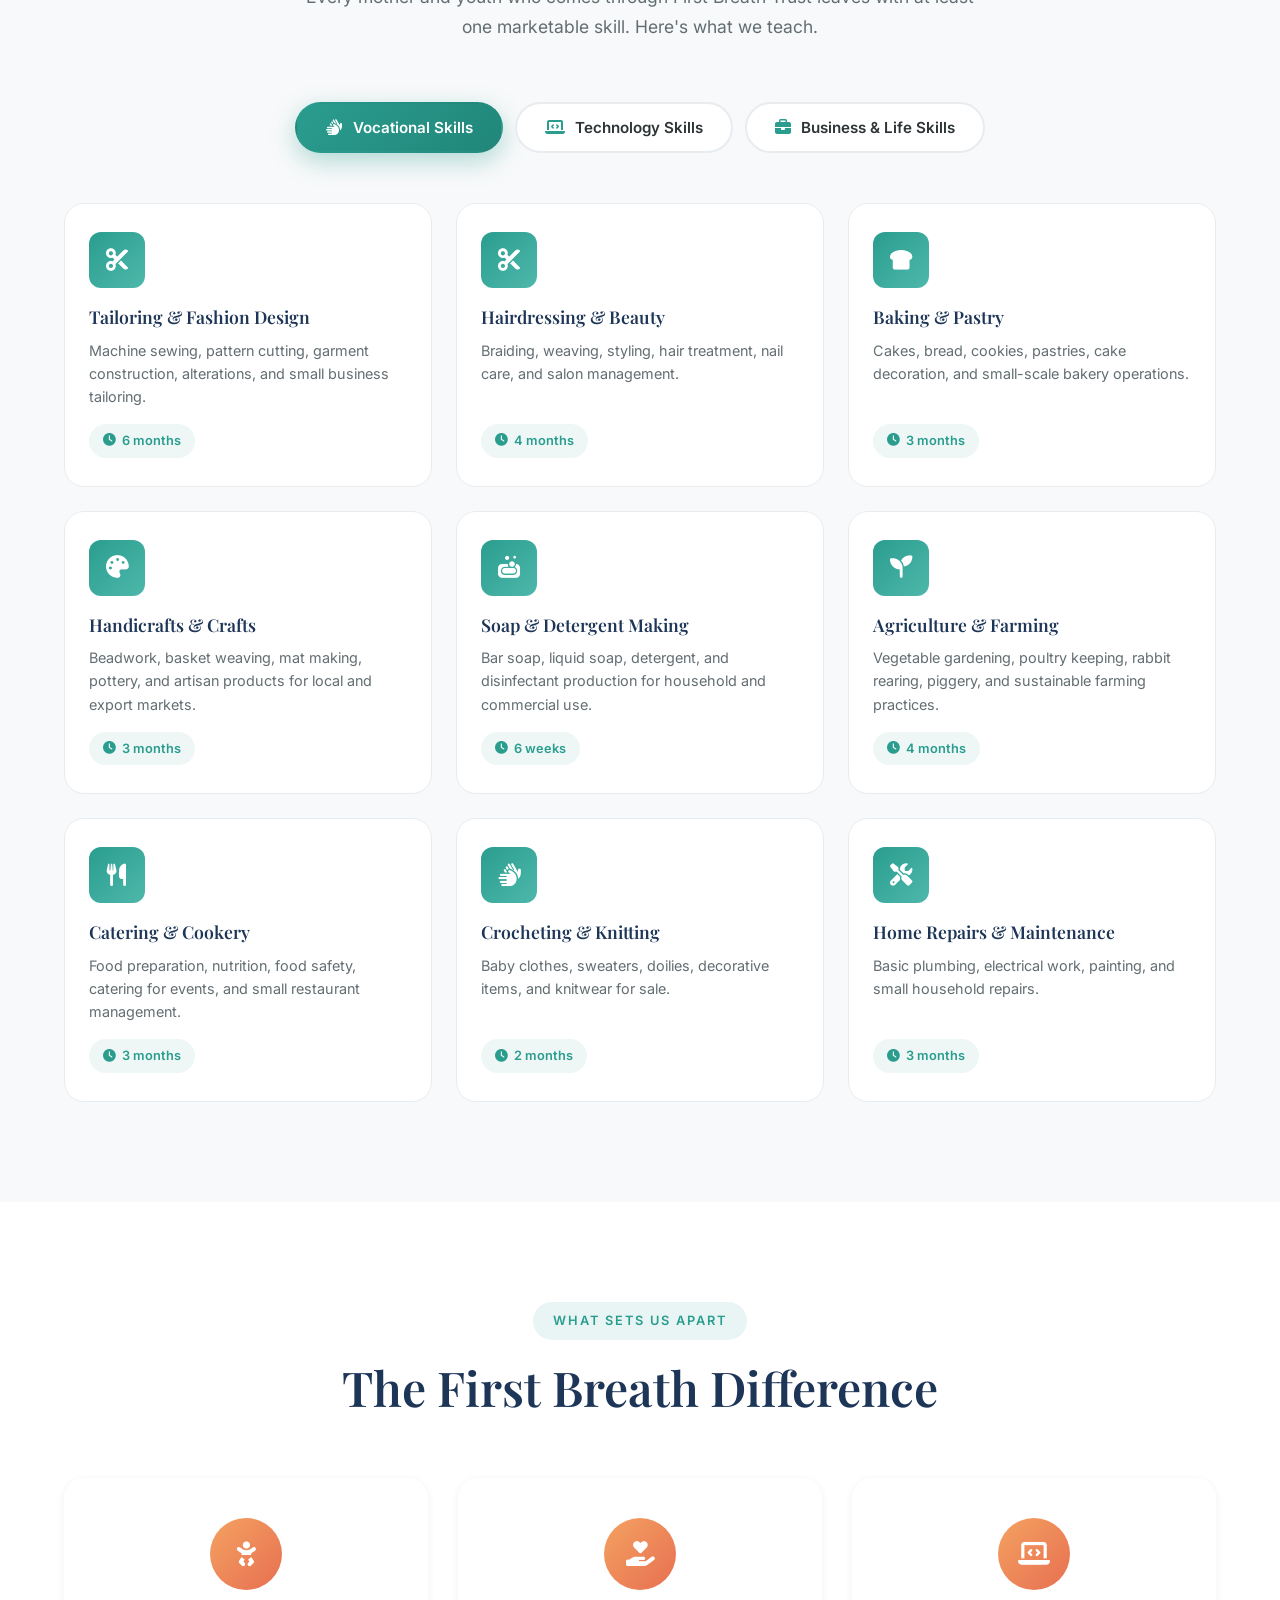
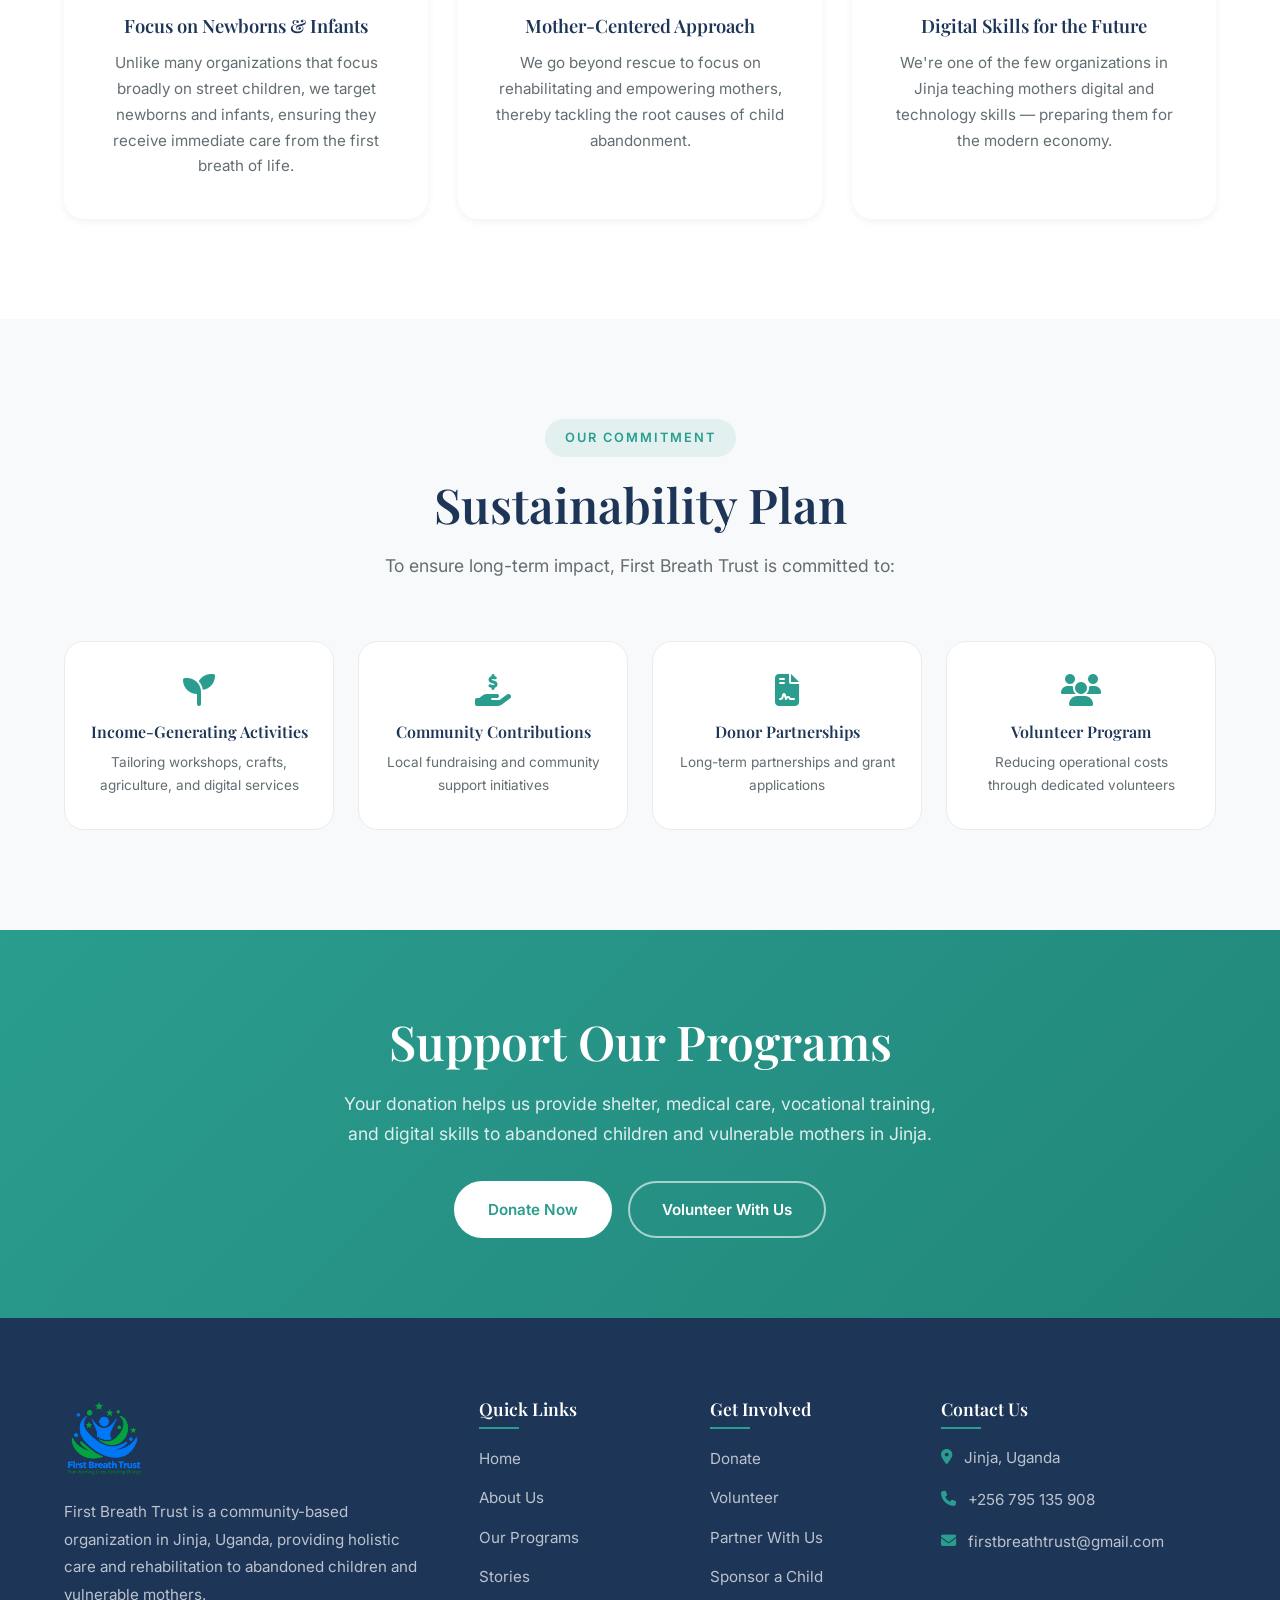
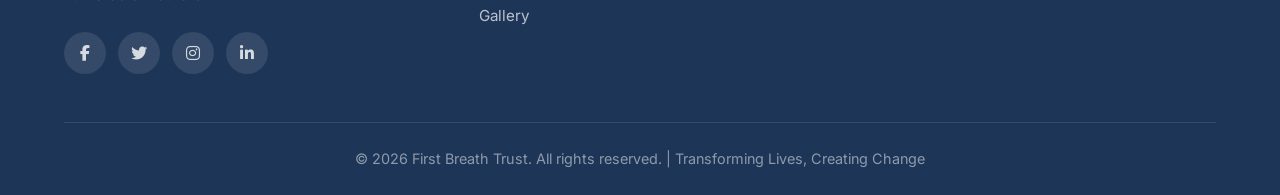
<file: programs.html>
<!DOCTYPE html>
<html lang="en">
<head>
    <title>Our Programs - First Breath Trust</title>
    <meta charset="utf-8">
    <meta name="viewport" content="width=device-width, initial-scale=1, shrink-to-fit=no">
    <meta name="description" content="Explore First Breath Trust's programs: child care, mother empowerment, vocational skills, technology training, and community outreach in Jinja, Uganda.">
    
    <link rel="preconnect" href="https://fonts.googleapis.com">
    <link rel="preconnect" href="https://fonts.gstatic.com" crossorigin>
    <link href="https://fonts.googleapis.com/css2?family=Inter:wght@300;400;500;600;700&family=Playfair+Display:wght@400;500;600;700&display=swap" rel="stylesheet">
    <link rel="stylesheet" href="https://cdnjs.cloudflare.com/ajax/libs/font-awesome/6.4.0/css/all.min.css">
    <link rel="stylesheet" href="css/style.css">
</head>
<body>
    <!-- Navigation -->
    <nav class="navbar" id="navbar">
        <div class="container nav-container">
            <a class="navbar-brand" href="index.html">
                <img src="images/FBT logo.png" alt="First Breath Trust Logo" class="logo-img">
                <div class="brand-text">
                    <span class="brand-name">First Breath Trust</span>
                    <span class="brand-tagline">Transforming Lives, Creating Change</span>
                </div>
            </a>
            <button class="nav-toggle" id="navToggle" aria-label="Toggle navigation">
                <span></span>
                <span></span>
                <span></span>
            </button>
            <ul class="nav-menu" id="navMenu">
                <li><a href="index.html" class="nav-link">Home</a></li>
                <li><a href="about.html" class="nav-link">About Us</a></li>
                <li><a href="programs.html" class="nav-link active">Our Programs</a></li>
                <li><a href="stories.html" class="nav-link">Stories</a></li>
                <li><a href="gallery.html" class="nav-link">Gallery</a></li>
                <li><a href="contact.html" class="nav-link">Contact</a></li>
                <li><a href="donate.html" class="nav-link nav-cta">Donate Now</a></li>
            </ul>
        </div>
    </nav>

    <!-- Page Header -->
    <section class="page-header">
        <div class="page-header-overlay"></div>
        <div class="page-header-bg" style="background-image: url('images/bg_6.jpg');"></div>
        <div class="container page-header-content">
            <h1>Our Programs</h1>
            <p>Comprehensive care for children and mothers in Jinja, Uganda</p>
        </div>
    </section>

    <!-- Programs Overview -->
    <section class="section">
        <div class="container">
            <div class="section-header">
                <span class="section-tag">What We Do</span>
                <h2 class="section-title">Programs That Transform Lives</h2>
                <p class="section-desc">First Breath Trust operates four core programs designed to address the immediate needs of abandoned children while tackling the root causes of child abandonment.</p>
            </div>

            <div class="programs-detailed">
                <!-- Program 01: Child Care -->
                <div class="program-detailed-card">
                    <div class="program-detailed-image" style="background-image: url('images/5.jpg');">
                        <span class="program-badge">Program 01</span>
                    </div>
                    <div class="program-detailed-content">
                        <h3>Child Care & Rehabilitation Centre</h3>
                        <p>Our flagship program provides a safe haven for newborns and infants who have been abandoned or are at risk. We offer:</p>
                        <ul class="program-features">
                            <li><i class="fas fa-check"></i> Safe sleeping spaces and nutrition support</li>
                            <li><i class="fas fa-check"></i> Early childhood development activities</li>
                            <li><i class="fas fa-check"></i> Access to medical services including immunizations</li>
                            <li><i class="fas fa-check"></i> Treatment and special care for sick infants</li>
                            <li><i class="fas fa-check"></i> Provision of clothing, hygiene, and psychosocial care</li>
                        </ul>
                    </div>
                </div>

                <!-- Program 02: Mother Empowerment (Redesigned with Skills Grid) -->
                <div class="program-detailed-card reverse">
                    <div class="program-detailed-image" style="background-image: url('images/images.jpg');">
                        <span class="program-badge">Program 02</span>
                    </div>
                    <div class="program-detailed-content">
                        <h3>Mother Rehabilitation & Empowerment</h3>
                        <p>We believe that to save the child, we must also support the mother. Our program combines psychosocial support with hands-on vocational training across multiple trades:</p>

                        <div class="skills-mini-grid">
                            <div class="skill-mini-card">
                                <div class="skill-mini-icon"><i class="fas fa-cut"></i></div>
                                <span class="skill-mini-name">Tailoring</span>
                            </div>
                            <div class="skill-mini-card">
                                <div class="skill-mini-icon"><i class="fas fa-scissors"></i></div>
                                <span class="skill-mini-name">Hairdressing</span>
                            </div>
                            <div class="skill-mini-card">
                                <div class="skill-mini-icon"><i class="fas fa-bread-slice"></i></div>
                                <span class="skill-mini-name">Baking</span>
                            </div>
                            <div class="skill-mini-card">
                                <div class="skill-mini-icon"><i class="fas fa-palette"></i></div>
                                <span class="skill-mini-name">Handicrafts</span>
                            </div>
                            <div class="skill-mini-card">
                                <div class="skill-mini-icon"><i class="fas fa-soap"></i></div>
                                <span class="skill-mini-name">Soap Making</span>
                            </div>
                            <div class="skill-mini-card">
                                <div class="skill-mini-icon"><i class="fas fa-seedling"></i></div>
                                <span class="skill-mini-name">Agriculture</span>
                            </div>
                            <div class="skill-mini-card">
                                <div class="skill-mini-icon"><i class="fas fa-utensils"></i></div>
                                <span class="skill-mini-name">Catering</span>
                            </div>
                            <div class="skill-mini-card">
                                <div class="skill-mini-icon"><i class="fas fa-hands"></i></div>
                                <span class="skill-mini-name">Crocheting</span>
                            </div>
                        </div>

                        <p style="margin-top: 20px; font-size: 0.9rem; color: var(--text-muted);">
                            <i class="fas fa-info-circle" style="color: var(--primary);"></i>
                            Each mother also receives counseling, parenting training, and reintegration support.
                        </p>
                    </div>
                </div>

                <!-- Program 03: Technology & Digital Skills (NEW) -->
                <div class="program-detailed-card">
                    <div class="program-detailed-image tech-program-image" style="background-image: url('images/11.avif');">
                        <span class="program-badge">Program 03</span>
                        <div class="tech-overlay-badge">
                            <i class="fas fa-laptop-code"></i> New
                        </div>
                    </div>
                    <div class="program-detailed-content">
                        <h3>Technology & Digital Skills</h3>
                        <p>In today's digital economy, technology skills open doors to better-paying work. We train young mothers and youth in practical computer and digital skills so they can earn income online or start digital businesses.</p>
                        <ul class="program-features">
                            <li><i class="fas fa-check"></i> Basic computer literacy (Windows, typing, email, internet)</li>
                            <li><i class="fas fa-check"></i> Microsoft Office (Word, Excel, PowerPoint)</li>
                            <li><i class="fas fa-check"></i> Smartphone repairs & maintenance</li>
                            <li><i class="fas fa-check"></i> Graphic design basics (Canva, Photoshop)</li>
                            <li><i class="fas fa-check"></i> Social media & digital marketing</li>
                            <li><i class="fas fa-check"></i> Freelancing & online work skills (Upwork, Fiverr)</li>
                            <li><i class="fas fa-check"></i> Mobile money & digital finance literacy</li>
                            <li><i class="fas fa-check"></i> Web design basics (HTML & CSS)</li>
                        </ul>
                    </div>
                </div>

                <!-- Program 04: Community Outreach -->
                <div class="program-detailed-card reverse">
                    <div class="program-detailed-image" style="background-image: url('images/bg_3.jpg');">
                        <span class="program-badge">Program 04</span>
                    </div>
                    <div class="program-detailed-content">
                        <h3>Community Outreach & Advocacy</h3>
                        <p>We work to prevent child abandonment before it happens through community engagement:</p>
                        <ul class="program-features">
                            <li><i class="fas fa-check"></i> Awareness campaigns on child rights and protection</li>
                            <li><i class="fas fa-check"></i> Partnerships with local authorities, hospitals, and organizations</li>
                            <li><i class="fas fa-check"></i> Community outreach to identify at-risk mothers before abandonment occurs</li>
                            <li><i class="fas fa-check"></i> Referral programs for medical and social services</li>
                            <li><i class="fas fa-check"></i> Joint programs with faith-based institutions and community leaders</li>
                        </ul>
                    </div>
                </div>
            </div>
        </div>
    </section>

    <!-- Skills Showcase Section (NEW) -->
    <section class="section skills-showcase-section bg-light">
        <div class="container">
            <div class="section-header">
                <span class="section-tag">Skills We Teach</span>
                <h2 class="section-title">Vocational & Digital Skills Portfolio</h2>
                <p class="section-desc">Every mother and youth who comes through First Breath Trust leaves with at least one marketable skill. Here's what we teach.</p>
            </div>

            <!-- Category Tabs -->
            <div class="skills-tabs">
                <button class="skills-tab active" data-tab="vocational">
                    <i class="fas fa-hands"></i> Vocational Skills
                </button>
                <button class="skills-tab" data-tab="technology">
                    <i class="fas fa-laptop-code"></i> Technology Skills
                </button>
                <button class="skills-tab" data-tab="business">
                    <i class="fas fa-briefcase"></i> Business & Life Skills
                </button>
            </div>

            <!-- Vocational Skills Panel -->
            <div class="skills-panel active" id="panel-vocational">
                <div class="skills-grid">
                    <div class="skill-card">
                        <div class="skill-icon"><i class="fas fa-cut"></i></div>
                        <h4>Tailoring & Fashion Design</h4>
                        <p>Machine sewing, pattern cutting, garment construction, alterations, and small business tailoring.</p>
                        <span class="skill-duration"><i class="fas fa-clock"></i> 6 months</span>
                    </div>
                    <div class="skill-card">
                        <div class="skill-icon"><i class="fas fa-scissors"></i></div>
                        <h4>Hairdressing & Beauty</h4>
                        <p>Braiding, weaving, styling, hair treatment, nail care, and salon management.</p>
                        <span class="skill-duration"><i class="fas fa-clock"></i> 4 months</span>
                    </div>
                    <div class="skill-card">
                        <div class="skill-icon"><i class="fas fa-bread-slice"></i></div>
                        <h4>Baking & Pastry</h4>
                        <p>Cakes, bread, cookies, pastries, cake decoration, and small-scale bakery operations.</p>
                        <span class="skill-duration"><i class="fas fa-clock"></i> 3 months</span>
                    </div>
                    <div class="skill-card">
                        <div class="skill-icon"><i class="fas fa-palette"></i></div>
                        <h4>Handicrafts & Crafts</h4>
                        <p>Beadwork, basket weaving, mat making, pottery, and artisan products for local and export markets.</p>
                        <span class="skill-duration"><i class="fas fa-clock"></i> 3 months</span>
                    </div>
                    <div class="skill-card">
                        <div class="skill-icon"><i class="fas fa-soap"></i></div>
                        <h4>Soap & Detergent Making</h4>
                        <p>Bar soap, liquid soap, detergent, and disinfectant production for household and commercial use.</p>
                        <span class="skill-duration"><i class="fas fa-clock"></i> 6 weeks</span>
                    </div>
                    <div class="skill-card">
                        <div class="skill-icon"><i class="fas fa-seedling"></i></div>
                        <h4>Agriculture & Farming</h4>
                        <p>Vegetable gardening, poultry keeping, rabbit rearing, piggery, and sustainable farming practices.</p>
                        <span class="skill-duration"><i class="fas fa-clock"></i> 4 months</span>
                    </div>
                    <div class="skill-card">
                        <div class="skill-icon"><i class="fas fa-utensils"></i></div>
                        <h4>Catering & Cookery</h4>
                        <p>Food preparation, nutrition, food safety, catering for events, and small restaurant management.</p>
                        <span class="skill-duration"><i class="fas fa-clock"></i> 3 months</span>
                    </div>
                    <div class="skill-card">
                        <div class="skill-icon"><i class="fas fa-hands"></i></div>
                        <h4>Crocheting & Knitting</h4>
                        <p>Baby clothes, sweaters, doilies, decorative items, and knitwear for sale.</p>
                        <span class="skill-duration"><i class="fas fa-clock"></i> 2 months</span>
                    </div>
                    <div class="skill-card">
                        <div class="skill-icon"><i class="fas fa-tools"></i></div>
                        <h4>Home Repairs & Maintenance</h4>
                        <p>Basic plumbing, electrical work, painting, and small household repairs.</p>
                        <span class="skill-duration"><i class="fas fa-clock"></i> 3 months</span>
                    </div>
                </div>
            </div>

            <!-- Technology Skills Panel -->
            <div class="skills-panel" id="panel-technology">
                <div class="skills-grid">
                    <div class="skill-card tech-skill">
                        <div class="skill-icon"><i class="fas fa-desktop"></i></div>
                        <h4>Computer Literacy</h4>
                        <p>Windows OS, typing, file management, email, internet browsing, and using basic software.</p>
                        <span class="skill-duration"><i class="fas fa-clock"></i> 2 months</span>
                    </div>
                    <div class="skill-card tech-skill">
                        <div class="skill-icon"><i class="fas fa-file-word"></i></div>
                        <h4>Microsoft Office</h4>
                        <p>Word (documents), Excel (spreadsheets & data), PowerPoint (presentations), and Google Workspace.</p>
                        <span class="skill-duration"><i class="fas fa-clock"></i> 3 months</span>
                    </div>
                    <div class="skill-card tech-skill">
                        <div class="skill-icon"><i class="fas fa-mobile-screen"></i></div>
                        <h4>Smartphone Repairs</h4>
                        <p>Screen replacement, battery swaps, software flashing, hardware diagnosis, and repair business setup.</p>
                        <span class="skill-duration"><i class="fas fa-clock"></i> 3 months</span>
                    </div>
                    <div class="skill-card tech-skill">
                        <div class="skill-icon"><i class="fas fa-paintbrush"></i></div>
                        <h4>Graphic Design</h4>
                        <p>Canva, Photoshop basics, logo design, social media graphics, flyers, and business branding.</p>
                        <span class="skill-duration"><i class="fas fa-clock"></i> 4 months</span>
                    </div>
                    <div class="skill-card tech-skill">
                        <div class="skill-icon"><i class="fas fa-bullhorn"></i></div>
                        <h4>Digital Marketing</h4>
                        <p>Social media management, content creation, Facebook & Instagram ads, WhatsApp Business, TikTok.</p>
                        <span class="skill-duration"><i class="fas fa-clock"></i> 3 months</span>
                    </div>
                    <div class="skill-card tech-skill">
                        <div class="skill-icon"><i class="fas fa-globe"></i></div>
                        <h4>Web Design Basics</h4>
                        <p>HTML, CSS, WordPress, website setup, and how to build a simple business website.</p>
                        <span class="skill-duration"><i class="fas fa-clock"></i> 4 months</span>
                    </div>
                    <div class="skill-card tech-skill">
                        <div class="skill-icon"><i class="fas fa-laptop-house"></i></div>
                        <h4>Freelancing & Online Work</h4>
                        <p>Setting up Upwork/Fiverr profiles, finding gigs, managing clients, receiving international payments.</p>
                        <span class="skill-duration"><i class="fas fa-clock"></i> 2 months</span>
                    </div>
                    <div class="skill-card tech-skill">
                        <div class="skill-icon"><i class="fas fa-coins"></i></div>
                        <h4>Digital Finance & Mobile Money</h4>
                        <p>Mobile money operations, digital wallets, online banking, saving, and financial literacy.</p>
                        <span class="skill-duration"><i class="fas fa-clock"></i> 6 weeks</span>
                    </div>
                    <div class="skill-card tech-skill">
                        <div class="skill-icon"><i class="fas fa-video"></i></div>
                        <h4>Video & Photo Editing</h4>
                        <p>CapCut, InShot, basic video editing, product photography, and content for social media.</p>
                        <span class="skill-duration"><i class="fas fa-clock"></i> 2 months</span>
                    </div>
                </div>
            </div>

            <!-- Business & Life Skills Panel -->
            <div class="skills-panel" id="panel-business">
                <div class="skills-grid">
                    <div class="skill-card business-skill">
                        <div class="skill-icon"><i class="fas fa-briefcase"></i></div>
                        <h4>Small Business Management</h4>
                        <p>Business planning, record keeping, pricing, customer service, and growth strategies.</p>
                        <span class="skill-duration"><i class="fas fa-clock"></i> 2 months</span>
                    </div>
                    <div class="skill-card business-skill">
                        <div class="skill-icon"><i class="fas fa-piggy-bank"></i></div>
                        <h4>Financial Literacy</h4>
                        <p>Budgeting, saving, borrowing wisely, VSLA (Village Savings & Loan), and money management.</p>
                        <span class="skill-duration"><i class="fas fa-clock"></i> 6 weeks</span>
                    </div>
                    <div class="skill-card business-skill">
                        <div class="skill-icon"><i class="fas fa-heart"></i></div>
                        <h4>Parenting & Child Care</h4>
                        <p>Child development, nutrition, hygiene, positive discipline, and early learning at home.</p>
                        <span class="skill-duration"><i class="fas fa-clock"></i> 2 months</span>
                    </div>
                    <div class="skill-card business-skill">
                        <div class="skill-icon"><i class="fas fa-brain"></i></div>
                        <h4>Counseling & Mental Health</h4>
                        <p>Psychosocial support, trauma healing, self-esteem building, and emotional resilience.</p>
                        <span class="skill-duration"><i class="fas fa-clock"></i> Ongoing</span>
                    </div>
                    <div class="skill-card business-skill">
                        <div class="skill-icon"><i class="fas fa-comments"></i></div>
                        <h4>Communication & Leadership</h4>
                        <p>Public speaking, negotiation, conflict resolution, and community leadership.</p>
                        <span class="skill-duration"><i class="fas fa-clock"></i> 6 weeks</span>
                    </div>
                    <div class="skill-card business-skill">
                        <div class="skill-icon"><i class="fas fa-scale-balanced"></i></div>
                        <h4>Legal Rights & Protection</h4>
                        <p>Women's rights, child rights, land rights, GBV awareness, and where to seek help.</p>
                        <span class="skill-duration"><i class="fas fa-clock"></i> 4 weeks</span>
                    </div>
                </div>
            </div>
        </div>
    </section>

    <!-- Uniqueness Section -->
    <section class="section">
        <div class="container">
            <div class="section-header">
                <span class="section-tag">What Sets Us Apart</span>
                <h2 class="section-title">The First Breath Difference</h2>
            </div>
            <div class="uniqueness-grid">
                <div class="uniqueness-card">
                    <div class="uniqueness-icon"><i class="fas fa-baby"></i></div>
                    <h3>Focus on Newborns & Infants</h3>
                    <p>Unlike many organizations that focus broadly on street children, we target newborns and infants, ensuring they receive immediate care from the first breath of life.</p>
                </div>
                <div class="uniqueness-card">
                    <div class="uniqueness-icon"><i class="fas fa-hand-holding-heart"></i></div>
                    <h3>Mother-Centered Approach</h3>
                    <p>We go beyond rescue to focus on rehabilitating and empowering mothers, thereby tackling the root causes of child abandonment.</p>
                </div>
                <div class="uniqueness-card">
                    <div class="uniqueness-icon"><i class="fas fa-laptop-code"></i></div>
                    <h3>Digital Skills for the Future</h3>
                    <p>We're one of the few organizations in Jinja teaching mothers digital and technology skills — preparing them for the modern economy.</p>
                </div>
            </div>
        </div>
    </section>

    <!-- Sustainability Section -->
    <section class="section bg-light">
        <div class="container">
            <div class="section-header">
                <span class="section-tag">Our Commitment</span>
                <h2 class="section-title">Sustainability Plan</h2>
                <p class="section-desc">To ensure long-term impact, First Breath Trust is committed to:</p>
            </div>
            <div class="sustainability-grid">
                <div class="sustainability-card">
                    <i class="fas fa-seedling"></i>
                    <h4>Income-Generating Activities</h4>
                    <p>Tailoring workshops, crafts, agriculture, and digital services</p>
                </div>
                <div class="sustainability-card">
                    <i class="fas fa-hand-holding-usd"></i>
                    <h4>Community Contributions</h4>
                    <p>Local fundraising and community support initiatives</p>
                </div>
                <div class="sustainability-card">
                    <i class="fas fa-file-contract"></i>
                    <h4>Donor Partnerships</h4>
                    <p>Long-term partnerships and grant applications</p>
                </div>
                <div class="sustainability-card">
                    <i class="fas fa-users"></i>
                    <h4>Volunteer Program</h4>
                    <p>Reducing operational costs through dedicated volunteers</p>
                </div>
            </div>
        </div>
    </section>

    <!-- CTA Section -->
    <section class="cta-section">
        <div class="container">
            <div class="cta-content">
                <h2>Support Our Programs</h2>
                <p>Your donation helps us provide shelter, medical care, vocational training, and digital skills to abandoned children and vulnerable mothers in Jinja.</p>
                <div class="cta-actions">
                    <a href="donate.html" class="btn btn-white">Donate Now</a>
                    <a href="contact.html" class="btn btn-outline-white">Volunteer With Us</a>
                </div>
            </div>
        </div>
    </section>

    <!-- Footer -->
    <footer class="footer">
        <div class="container">
            <div class="footer-grid">
                <div class="footer-col">
                    <img src="images/FBT logo.png" alt="First Breath Trust" class="footer-logo">
                    <p class="footer-desc">First Breath Trust is a community-based organization in Jinja, Uganda, providing holistic care and rehabilitation to abandoned children and vulnerable mothers.</p>
                    <div class="social-links">
                        <a href="#" aria-label="Facebook"><i class="fab fa-facebook-f"></i></a>
                        <a href="#" aria-label="Twitter"><i class="fab fa-twitter"></i></a>
                        <a href="#" aria-label="Instagram"><i class="fab fa-instagram"></i></a>
                        <a href="#" aria-label="LinkedIn"><i class="fab fa-linkedin-in"></i></a>
                    </div>
                </div>
                <div class="footer-col">
                    <h4>Quick Links</h4>
                    <ul class="footer-links">
                        <li><a href="index.html">Home</a></li>
                        <li><a href="about.html">About Us</a></li>
                        <li><a href="programs.html">Our Programs</a></li>
                        <li><a href="stories.html">Stories</a></li>
                        <li><a href="gallery.html">Gallery</a></li>
                    </ul>
                </div>
                <div class="footer-col">
                    <h4>Get Involved</h4>
                    <ul class="footer-links">
                        <li><a href="donate.html">Donate</a></li>
                        <li><a href="contact.html">Volunteer</a></li>
                        <li><a href="contact.html">Partner With Us</a></li>
                        <li><a href="contact.html">Sponsor a Child</a></li>
                    </ul>
                </div>
                <div class="footer-col">
                    <h4>Contact Us</h4>
                    <ul class="footer-contact">
                        <li><i class="fas fa-map-marker-alt"></i> Jinja, Uganda</li>
                        <li><i class="fas fa-phone"></i> +256 795 135 908</li>
                        <li><i class="fas fa-envelope"></i> firstbreathtrust@gmail.com</li>
                    </ul>
                </div>
            </div>
            <div class="footer-bottom">
                <p>&copy; <span id="year"></span> First Breath Trust. All rights reserved. | Transforming Lives, Creating Change</p>
            </div>
        </div>
    </footer>

    <script src="js/main.js"></script>
</body>
</html>
</file>
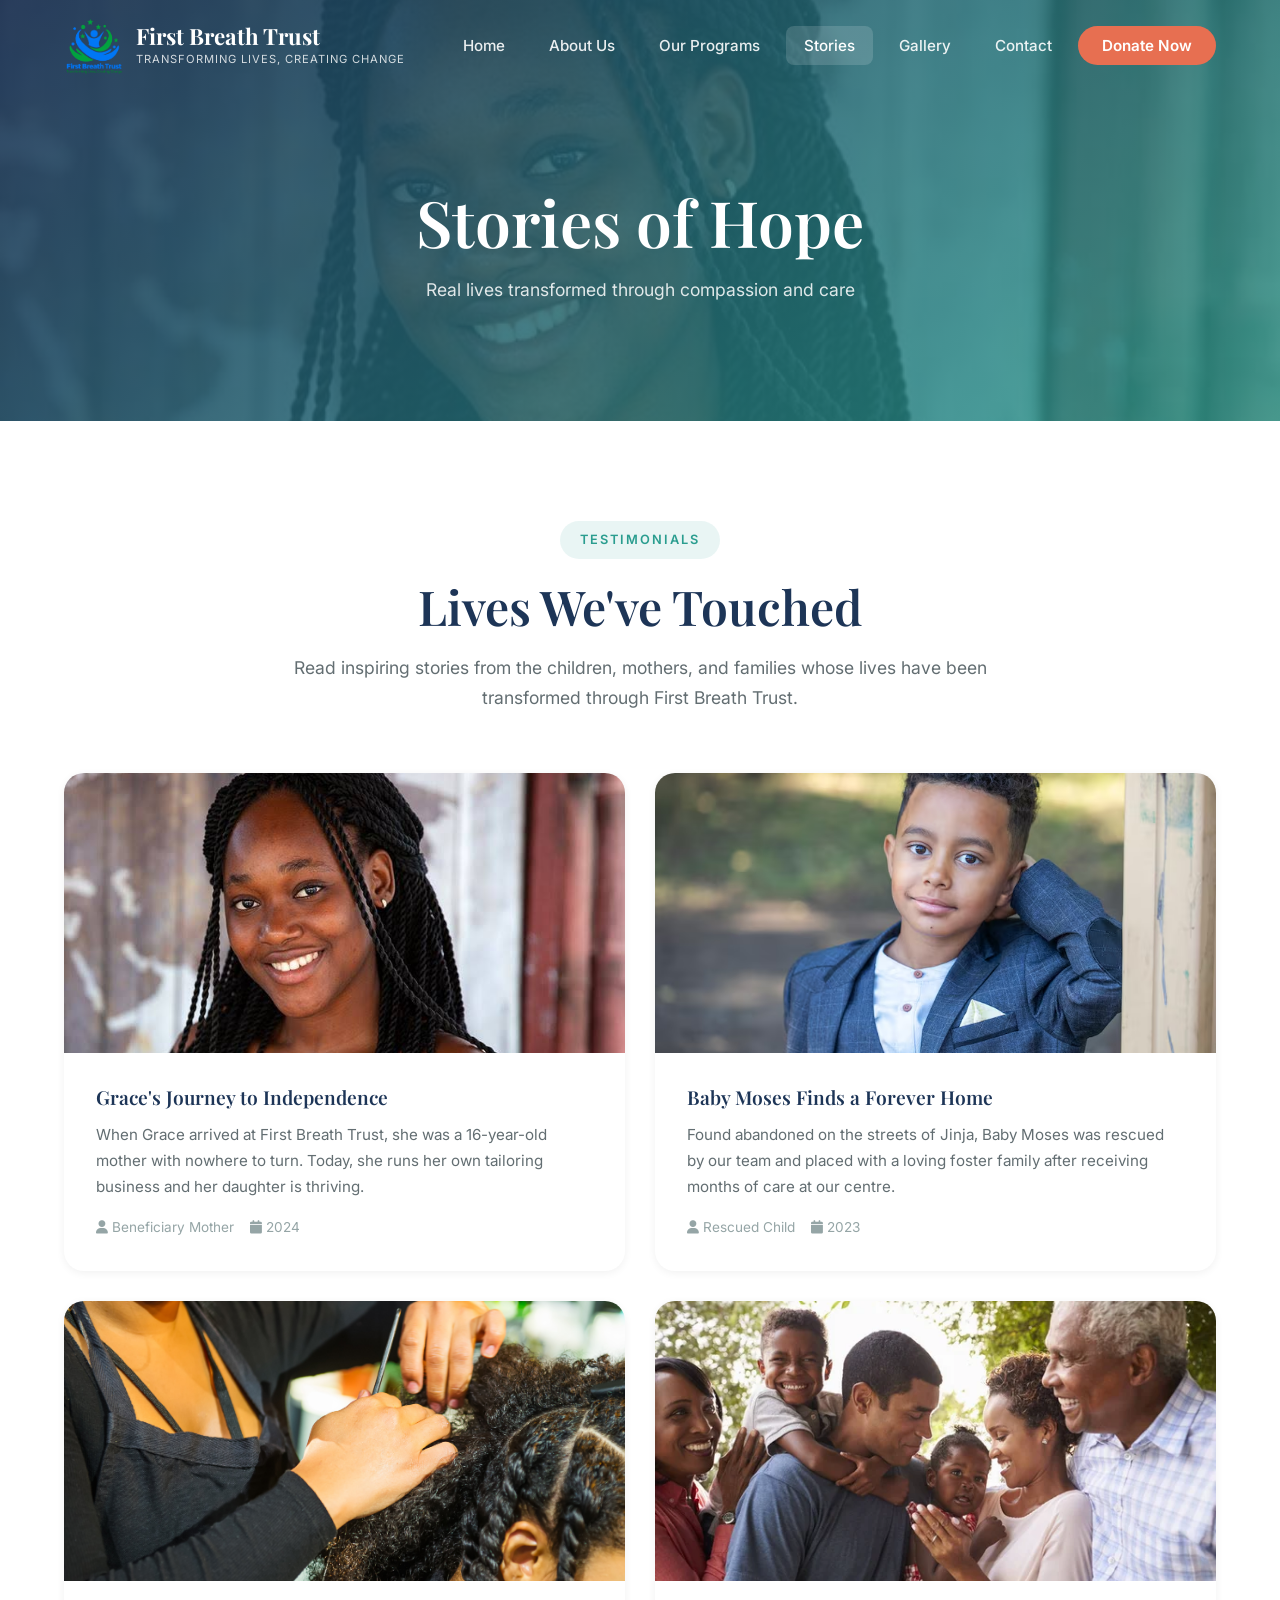
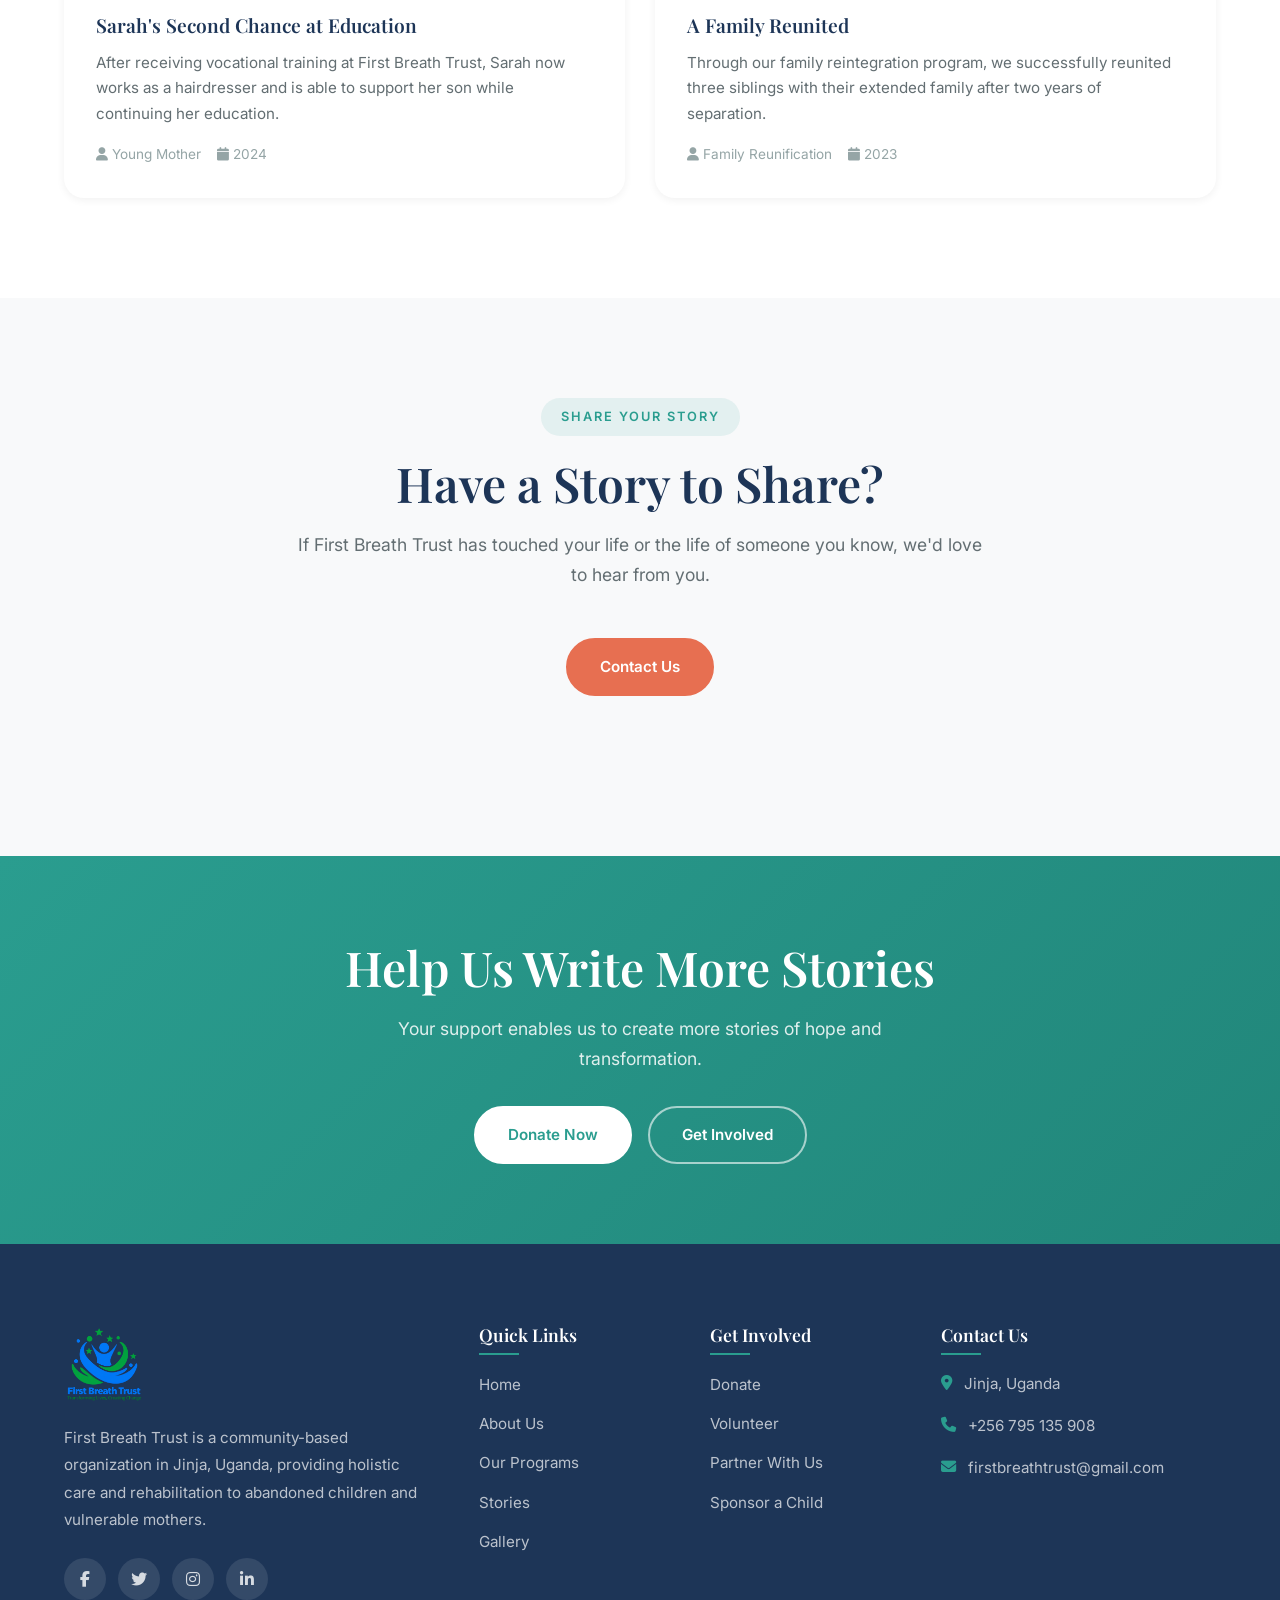
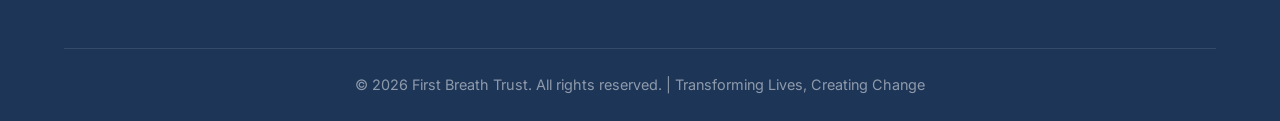
<file: stories.html>
<!DOCTYPE html>
<html lang="en">
<head>
    <title>Stories of Hope - First Breath Trust</title>
    <meta charset="utf-8">
    <meta name="viewport" content="width=device-width, initial-scale=1, shrink-to-fit=no">
    <meta name="description" content="Read stories of hope and transformation from First Breath Trust's beneficiaries in Jinja, Uganda.">
    
    <link rel="preconnect" href="https://fonts.googleapis.com">
    <link rel="preconnect" href="https://fonts.gstatic.com" crossorigin>
    <link href="https://fonts.googleapis.com/css2?family=Inter:wght@300;400;500;600;700&family=Playfair+Display:wght@400;500;600;700&display=swap" rel="stylesheet">
    <link rel="stylesheet" href="https://cdnjs.cloudflare.com/ajax/libs/font-awesome/6.4.0/css/all.min.css">
    <link rel="stylesheet" href="css/style.css">
</head>
<body>
    <!-- Navigation -->
    <nav class="navbar" id="navbar">
        <div class="container nav-container">
            <a class="navbar-brand" href="index.html">
                <img src="images/FBT logo.png" alt="First Breath Trust Logo" class="logo-img">
                <div class="brand-text">
                    <span class="brand-name">First Breath Trust</span>
                    <span class="brand-tagline">Transforming Lives, Creating Change</span>
                </div>
            </a>
            <button class="nav-toggle" id="navToggle" aria-label="Toggle navigation">
                <span></span>
                <span></span>
                <span></span>
            </button>
            <ul class="nav-menu" id="navMenu">
                <li><a href="index.html" class="nav-link">Home</a></li>
                <li><a href="about.html" class="nav-link">About Us</a></li>
                <li><a href="programs.html" class="nav-link">Our Programs</a></li>
                <li><a href="stories.html" class="nav-link active">Stories</a></li>
                <li><a href="gallery.html" class="nav-link">Gallery</a></li>
                <li><a href="contact.html" class="nav-link">Contact</a></li>
                <li><a href="donate.html" class="nav-link nav-cta">Donate Now</a></li>
            </ul>
        </div>
    </nav>

    <!-- Page Header -->
    <section class="page-header">
        <div class="page-header-overlay"></div>
        <div class="page-header-bg" style="background-image: url('images/ww.jpg');"></div>
        <div class="container page-header-content">
            <h1>Stories of Hope</h1>
            <p>Real lives transformed through compassion and care</p>
        </div>
    </section>

    <!-- Stories Section -->
    <section class="section">
        <div class="container">
            <div class="section-header">
                <span class="section-tag">Testimonials</span>
                <h2 class="section-title">Lives We've Touched</h2>
                <p class="section-desc">Read inspiring stories from the children, mothers, and families whose lives have been transformed through First Breath Trust.</p>
            </div>
            <div class="stories-grid">
                <div class="story-card">
                    <div class="story-card-image" style="background-image: url('images/ww.jpg');"></div>
                    <div class="story-card-content">
                        <h3>Grace's Journey to Independence</h3>
                        <p>When Grace arrived at First Breath Trust, she was a 16-year-old mother with nowhere to turn. Today, she runs her own tailoring business and her daughter is thriving.</p>
                        <div class="story-meta">
                            <span><i class="fas fa-user"></i> Beneficiary Mother</span>
                            <span><i class="fas fa-calendar"></i> 2024</span>
                        </div>
                    </div>
                </div>
                <div class="story-card">
                    <div class="story-card-image" style="background-image: url('images/14.avif');"></div>
                    <div class="story-card-content">
                        <h3>Baby Moses Finds a Forever Home</h3>
                        <p>Found abandoned on the streets of Jinja, Baby Moses was rescued by our team and placed with a loving foster family after receiving months of care at our centre.</p>
                        <div class="story-meta">
                            <span><i class="fas fa-user"></i> Rescued Child</span>
                            <span><i class="fas fa-calendar"></i> 2023</span>
                        </div>
                    </div>
                </div>
                <div class="story-card">
                    <div class="story-card-image" style="background-image: url('images/15.jpg');"></div>
                    <div class="story-card-content">
                        <h3>Sarah's Second Chance at Education</h3>
                        <p>After receiving vocational training at First Breath Trust, Sarah now works as a hairdresser and is able to support her son while continuing her education.</p>
                        <div class="story-meta">
                            <span><i class="fas fa-user"></i> Young Mother</span>
                            <span><i class="fas fa-calendar"></i> 2024</span>
                        </div>
                    </div>
                </div>
                <div class="story-card">
                    <div class="story-card-image" style="background-image: url('images/16.webp');"></div>
                    <div class="story-card-content">
                        <h3>A Family Reunited</h3>
                        <p>Through our family reintegration program, we successfully reunited three siblings with their extended family after two years of separation.</p>
                        <div class="story-meta">
                            <span><i class="fas fa-user"></i> Family Reunification</span>
                            <span><i class="fas fa-calendar"></i> 2023</span>
                        </div>
                    </div>
                </div>
            </div>
        </div>
    </section>

    <!-- Share Your Story -->
    <section class="section bg-light">
        <div class="container">
            <div class="section-header">
                <span class="section-tag">Share Your Story</span>
                <h2 class="section-title">Have a Story to Share?</h2>
                <p class="section-desc">If First Breath Trust has touched your life or the life of someone you know, we'd love to hear from you.</p>
                <a href="contact.html" class="btn btn-primary mt-4">Contact Us</a>
            </div>
        </div>
    </section>

    <!-- CTA Section -->
    <section class="cta-section">
        <div class="container">
            <div class="cta-content">
                <h2>Help Us Write More Stories</h2>
                <p>Your support enables us to create more stories of hope and transformation.</p>
                <div class="cta-actions">
                    <a href="donate.html" class="btn btn-white">Donate Now</a>
                    <a href="contact.html" class="btn btn-outline-white">Get Involved</a>
                </div>
            </div>
        </div>
    </section>

    <!-- Footer -->
    <footer class="footer">
        <div class="container">
            <div class="footer-grid">
                <div class="footer-col">
                    <img src="images/FBT logo.png" alt="First Breath Trust" class="footer-logo">
                    <p class="footer-desc">First Breath Trust is a community-based organization in Jinja, Uganda, providing holistic care and rehabilitation to abandoned children and vulnerable mothers.</p>
                    <div class="social-links">
                        <a href="#" aria-label="Facebook"><i class="fab fa-facebook-f"></i></a>
                        <a href="#" aria-label="Twitter"><i class="fab fa-twitter"></i></a>
                        <a href="#" aria-label="Instagram"><i class="fab fa-instagram"></i></a>
                        <a href="#" aria-label="LinkedIn"><i class="fab fa-linkedin-in"></i></a>
                    </div>
                </div>
                <div class="footer-col">
                    <h4>Quick Links</h4>
                    <ul class="footer-links">
                        <li><a href="index.html">Home</a></li>
                        <li><a href="about.html">About Us</a></li>
                        <li><a href="programs.html">Our Programs</a></li>
                        <li><a href="stories.html">Stories</a></li>
                        <li><a href="gallery.html">Gallery</a></li>
                    </ul>
                </div>
                <div class="footer-col">
                    <h4>Get Involved</h4>
                    <ul class="footer-links">
                        <li><a href="donate.html">Donate</a></li>
                        <li><a href="contact.html">Volunteer</a></li>
                        <li><a href="contact.html">Partner With Us</a></li>
                        <li><a href="contact.html">Sponsor a Child</a></li>
                    </ul>
                </div>
                <div class="footer-col">
                    <h4>Contact Us</h4>
                    <ul class="footer-contact">
                        <li><i class="fas fa-map-marker-alt"></i> Jinja, Uganda</li>
                        <li><i class="fas fa-phone"></i> +256 795 135 908</li>
                        <li><i class="fas fa-envelope"></i> firstbreathtrust@gmail.com</li>
                    </ul>
                </div>
            </div>
            <div class="footer-bottom">
                <p>&copy; <span id="year"></span> First Breath Trust. All rights reserved. | Transforming Lives, Creating Change</p>
            </div>
        </div>
    </footer>

    <script src="js/main.js"></script>
</body>
</html>
</file>
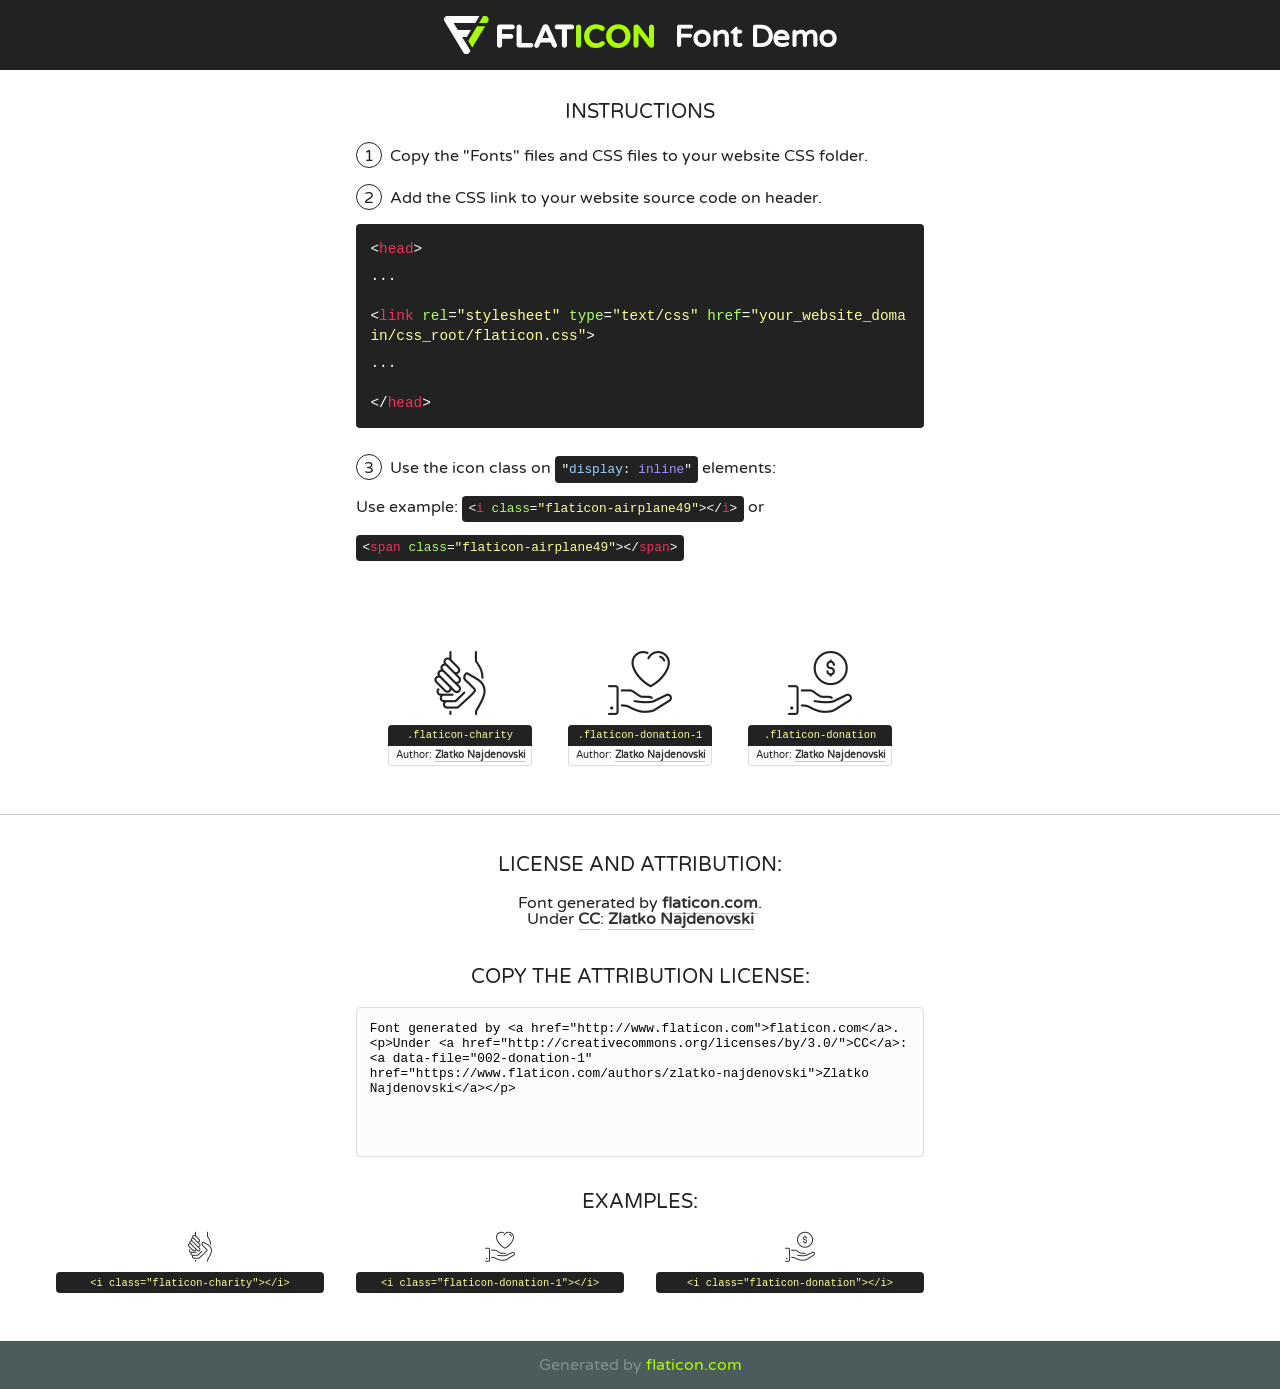
<file: fonts/flaticon/font/flaticon.html>
<!DOCTYPE html>
<!--
  Flaticon icon font: Flaticon
  Creation date: 25/08/2018 14:33
-->
<html>
<!DOCTYPE html>
<html>

<head>
    <title>Flaticon WebFont</title>
    <link href="http://fonts.googleapis.com/css?family=Varela+Round" rel="stylesheet" type="text/css" />
    <link rel="stylesheet" type="text/css" href="flaticon.css">
    <meta charset="UTF-8">
    <style>
    html, body, div, span, applet, object, iframe,
    h1, h2, h3, h4, h5, h6, p, blockquote, pre,
    a, abbr, acronym, address, big, cite, code,
    del, dfn, em, img, ins, kbd, q, s, samp,
    small, strike, strong, sub, sup, tt, var,
    b, u, i, center,
    dl, dt, dd, ol, ul, li,
    fieldset, form, label, legend,
    table, caption, tbody, tfoot, thead, tr, th, td,
    article, aside, canvas, details, embed, 
    figure, figcaption, footer, header, hgroup, 
    menu, nav, output, ruby, section, summary,
    time, mark, audio, video {
        margin: 0;
        padding: 0;
        border: 0;
        font-size: 100%;
        font: inherit;
        vertical-align: baseline;
    }
    /* HTML5 display-role reset for older browsers */
    article, aside, details, figcaption, figure, 
    footer, header, hgroup, menu, nav, section {
        display: block;
    }
    body {
        line-height: 1;
    }
    ol, ul {
        list-style: none;
    }
    blockquote, q {
        quotes: none;
    }
    blockquote:before, blockquote:after,
    q:before, q:after {
        content: '';
        content: none;
    }
    table {
        border-collapse: collapse;
        border-spacing: 0;
    }
    body {
        font-family: 'Varela Round', Helvetica, Arial, sans-serif;
        font-size: 16px;
        color: #222;
    }
    a {
        color: #333;
        border-bottom: 1px solid #a9fd00;
        font-weight: bold;
        text-decoration: none;
    }
    * {
        -moz-box-sizing: border-box;
        -webkit-box-sizing: border-box;
        box-sizing: border-box;
        margin: 0;
        padding: 0;
    }
    [class^="flaticon-"]:before, [class*=" flaticon-"]:before, [class^="flaticon-"]:after, [class*=" flaticon-"]:after {
        font-family: Flaticon;
        font-size: 30px;
        font-style: normal;
        margin-left: 20px;
        color: #333;
    }
    .wrapper {
        max-width: 600px;
        margin: auto;
        padding: 0 1em;
    }
    .title {
        font-size: 1.25em;
        text-align: center;
        margin-bottom: 1em;
        text-transform: uppercase;
    }
    header {
        text-align: center;
        background-color: #222;
        color: #fff;
        padding: 1em;
    }
    header .logo {
        width: 210px;
        height: 38px;
        display: inline-block;
        vertical-align: middle;
        margin-right: 1em;
        border: none;
    }
    header strong {
        font-size: 1.95em;
        font-weight: bold;
        vertical-align: middle;
        margin-top: 5px;
        display: inline-block;
    }
    .demo {
        margin: 2em auto;
        line-height: 1.25em;
    }
    .demo ul li {
        margin-bottom: 1em;
    }
    .demo ul li .num {
        color: #222;
        border-radius: 20px;
        display: inline-block;
        width: 26px;
        padding: 3px;
        height: 26px;
        text-align: center;
        margin-right: 0.5em;
        border: 1px solid #222;
    }
    .demo ul li code {
        background-color: #222;
        border-radius: 4px;
        padding: 0.25em 0.5em;
        display: inline-block;
        color: #fff;
        font-family: Consolas,Monaco,Lucida Console,Liberation Mono,DejaVu Sans Mono,Bitstream Vera Sans Mono,Courier New, monospace;
        font-weight: lighter;
        margin-top: 1em;
        font-size: 0.8em;
        word-break: break-all;
    }
    .demo ul li code.big {
        padding: 1em;
        font-size: 0.9em;
    }
    .demo ul li code .red {
        color: #EF3159;
    }
    .demo ul li code .green {
        color: #ACFF65;
    }
    .demo ul li code .yellow {
        color: #FFFF99;
    }
    .demo ul li code .blue {
        color: #99D3FF;
    }
    .demo ul li code .purple {
        color: #A295FF;
    }
    .demo ul li code .dots {
        margin-top: 0.5em;
        display: block;
    }
    #glyphs {
        border-bottom: 1px solid #ccc;
        padding: 2em 0;
        text-align: center;
    }
    .glyph {
        display: inline-block;
        width: 9em;
        margin: 1em;
        text-align: center;
        vertical-align: top;
        background: #FFF;
    }
    .glyph .glyph-icon {
        padding: 10px;
        display: block;
        font-family:"Flaticon";
        font-size: 64px;
        line-height: 1;
    }
    .glyph .glyph-icon:before {
        font-size: 64px;
        color: #222;
        margin-left: 0;
    }
    .class-name {
        font-size: 0.65em;
        background-color: #222;
        color: #fff;
        border-radius: 4px 4px 0 0;
        padding: 0.5em;
        color: #FFFF99;
        font-family: Consolas,Monaco,Lucida Console,Liberation Mono,DejaVu Sans Mono,Bitstream Vera Sans Mono,Courier New, monospace;
    }
    .author-name {
        font-size: 0.6em;
        background-color: #fcfcfd;
        border: 1px solid #DEDEE4;
        border-top: 0;
        border-radius: 0 0 4px 4px;
        padding: 0.5em;
    }
    .class-name:last-child {
        font-size: 10px;
        color:#888;
    }
    .class-name:last-child a {
        font-size: 10px;
        color:#555;
    }
    .class-name:last-child a:hover {
        color:#a9fd00;
    }
    .glyph > input {
        display: block;
        width: 100px;
        margin: 5px auto;
        text-align: center;
        font-size: 12px;
        cursor: text;
    }
    .glyph > input.icon-input {
        font-family:"Flaticon";
        font-size: 16px;
        margin-bottom: 10px;
    }
    .attribution .title {
        margin-top: 2em;
    }
    .attribution textarea {
        background-color: #fcfcfd;
        padding: 1em;
        border: none;
        box-shadow: none;
        border: 1px solid #DEDEE4;
        border-radius: 4px;
        resize: none;
        width: 100%;
        height: 150px;
        font-size: 0.8em;
        font-family: Consolas,Monaco,Lucida Console,Liberation Mono,DejaVu Sans Mono,Bitstream Vera Sans Mono,Courier New, monospace;
        -webkit-appearance: none;
    }
    .iconsuse {
        margin: 2em auto;
        text-align: center;
        max-width: 1200px;
    }
    .iconsuse:after {
        content: '';
        display: table;
        clear: both;
    }
    .iconsuse .image {
        float: left;
        width: 25%;
        padding: 0 1em;
    }
    .iconsuse .image p {
        margin-bottom: 1em;
    }
    .iconsuse .image span {
        display: block;
        font-size: 0.65em;
        background-color: #222;
        color: #fff;
        border-radius: 4px;
        padding: 0.5em;
        color: #FFFF99;
        margin-top: 1em;
        font-family: Consolas,Monaco,Lucida Console,Liberation Mono,DejaVu Sans Mono,Bitstream Vera Sans Mono,Courier New, monospace;
    }
    #footer {
        text-align: center;
        background-color: #4C5B5C;
        color: #7c9192;
        padding: 1em;
    }
    #footer a {
        border: none;
        color: #a9fd00;
        font-weight: normal;
    }
    @media (max-width: 960px) {
        .iconsuse .image {
            width: 50%;
        }
    }
    @media (max-width: 560px) {
        .iconsuse .image {
            width: 100%;
        }
    }
    </style>
</head>

<body class="characters-off">

    <header>
        <a href="http://www.flaticon.com" target="_blank" class="logo">
            <svg version="1.1" xmlns="http://www.w3.org/2000/svg" xmlns:xlink="http://www.w3.org/1999/xlink" xmlns:a="http://ns.adobe.com/AdobeSVGViewerExtensions/3.0/" viewBox="0 0 560.875 102.036" enable-background="new 0 0 560.875 102.036" xml:space="preserve">
                <defs>
                </defs>
                <g>
                    <g class="letters">
                        <path fill="#ffffff" d="M141.596,29.675c0-3.777,2.985-6.767,6.764-6.767h34.438c3.426,0,6.15,2.728,6.15,6.15
                        c0,3.43-2.724,6.149-6.15,6.149h-27.674v13.091h23.719c3.429,0,6.151,2.724,6.151,6.15c0,3.43-2.723,6.149-6.151,6.149h-23.719
                        v17.574c0,3.773-2.986,6.761-6.764,6.761c-3.779,0-6.764-2.989-6.764-6.761V29.675z"></path>
                        <path fill="#ffffff" d="M193.844,29.149c0-3.781,2.985-6.767,6.764-6.767c3.776,0,6.763,2.985,6.763,6.767v42.957h25.039
                        c3.426,0,6.149,2.726,6.149,6.153c0,3.425-2.723,6.15-6.149,6.15h-31.802c-3.779,0-6.764-2.986-6.764-6.768V29.149z"></path>
                        <path fill="#ffffff" d="M241.891,75.71l21.438-48.407c1.492-3.341,4.215-5.357,7.906-5.357h0.792
                        c3.686,0,6.323,2.017,7.815,5.357l21.439,48.407c0.436,0.967,0.701,1.845,0.701,2.723c0,3.602-2.809,6.501-6.414,6.501
                        c-3.161,0-5.269-1.845-6.499-4.655l-4.132-9.661h-27.059l-4.301,10.102c-1.144,2.631-3.426,4.214-6.237,4.214
                        c-3.517,0-6.24-2.81-6.24-6.325C241.1,77.64,241.451,76.677,241.891,75.71z M279.932,58.666l-8.521-20.297l-8.526,20.297H279.932
                        z"></path>
                        <path fill="#ffffff" d="M314.864,35.387H301.86c-3.429,0-6.239-2.813-6.239-6.238c0-3.429,2.811-6.24,6.239-6.24h39.533
                        c3.426,0,6.237,2.811,6.237,6.24c0,3.425-2.811,6.238-6.237,6.238h-13.001v42.785c0,3.773-2.99,6.761-6.764,6.761
                        c-3.779,0-6.764-2.989-6.764-6.761V35.387z"></path>
                        <path fill="#A9FD00" d="M352.615,29.149c0-3.781,2.985-6.767,6.767-6.767c3.774,0,6.761,2.985,6.761,6.767v49.024
                        c0,3.773-2.987,6.761-6.761,6.761c-3.781,0-6.767-2.989-6.767-6.761V29.149z"></path>
                        <path fill="#A9FD00" d="M374.132,53.836v-0.179c0-17.481,13.178-31.801,32.065-31.801c9.22,0,15.459,2.458,20.557,6.238
                        c1.402,1.054,2.637,2.985,2.637,5.357c0,3.692-2.985,6.59-6.681,6.59c-1.845,0-3.071-0.702-4.044-1.319
                        c-3.776-2.813-7.729-4.393-12.562-4.393c-10.364,0-17.831,8.611-17.831,19.154v0.173c0,10.542,7.291,19.329,17.831,19.329
                        c5.715,0,9.492-1.756,13.359-4.834c1.049-0.874,2.458-1.491,4.039-1.491c3.429,0,6.325,2.813,6.325,6.236
                        c0,2.106-1.056,3.78-2.282,4.834c-5.539,4.834-12.036,7.733-21.878,7.733C387.572,85.464,374.132,71.493,374.132,53.836z"></path>
                        <path fill="#A9FD00" d="M433.009,53.836v-0.179c0-17.481,13.79-31.801,32.766-31.801c18.981,0,32.592,14.143,32.592,31.628v0.173
                        c0,17.483-13.785,31.807-32.769,31.807C446.625,85.464,433.009,71.32,433.009,53.836z M484.224,53.836v-0.179
                        c0-10.539-7.725-19.326-18.626-19.326c-10.893,0-18.449,8.611-18.449,19.154v0.173c0,10.542,7.73,19.329,18.626,19.329
                        C476.676,72.986,484.224,64.378,484.224,53.836z"></path>
                        <path fill="#A9FD00" d="M506.233,29.321c0-3.774,2.99-6.763,6.767-6.763h1.401c3.252,0,5.183,1.583,7.029,3.953l26.093,34.265
                        V29.059c0-3.692,2.99-6.677,6.681-6.677c3.683,0,6.671,2.985,6.671,6.677v48.934c0,3.78-2.987,6.765-6.764,6.765h-0.436
                        c-3.257,0-5.188-1.581-7.034-3.953l-27.056-35.492v32.944c0,3.687-2.985,6.676-6.678,6.676c-3.683,0-6.673-2.989-6.673-6.676
                        V29.321z"></path>
                    </g>
                    <g class="insignia">
                        <path fill="#ffffff" d="M48.372,56.137h12.517l11.156-18.537H37.186L25.688,18.539h57.825L94.668,0H9.271
                        C5.925,0,2.842,1.801,1.198,4.716c-1.644,2.907-1.593,6.482,0.134,9.343l50.38,83.501c1.678,2.781,4.689,4.476,7.938,4.476
                        c3.246,0,6.257-1.695,7.935-4.476l2.898-4.804L48.372,56.137z"></path>
                        <g class="i">
                            <path fill="#A9FD00" d="M93.575,18.539h0.031v0.004l21.652,0.004l2.705-4.488c1.727-2.861,1.778-6.436,0.133-9.343
                            C116.454,1.801,113.371,0,110.026,0h-5.294L93.575,18.539z"></path>
                            <polygon fill="#A9FD00" points="88.291,27.356 64.725,66.486 75.519,84.404 109.942,27.356"></polygon>
                        </g>
                    </g>
                </g>
            </svg>
        </a>
        <strong>Font Demo</strong>
    </header>


    <section class="demo wrapper">

        <p class="title">Instructions</p>

        <ul>
            <li>
                <span class="num">1</span>Copy the "Fonts" files and CSS files to your website CSS folder.
            </li>
            <li>
                <span class="num">2</span>Add the CSS link to your website source code on header.
                <code class="big">
                    &lt;<span class="red">head</span>&gt;
                    <br/><span class="dots">...</span>
                    <br/>&lt;<span class="red">link</span> <span class="green">rel</span>=<span class="yellow">"stylesheet"</span> <span class="green">type</span>=<span class="yellow">"text/css"</span> <span class="green">href</span>=<span class="yellow">"your_website_domain/css_root/flaticon.css"</span>&gt;
                    <br/><span class="dots">...</span>
                    <br/>&lt;/<span class="red">head</span>&gt;
                </code>
            </li>

            <li>
                <p>
                    <span class="num">3</span>Use the icon class on <code>"<span class="blue">display</span>:<span class="purple"> inline</span>"</code> elements:
                    <br />
                    Use example: <code>&lt;<span class="red">i</span> <span class="green">class</span>=<span class="yellow">&quot;flaticon-airplane49&quot;</span>&gt;&lt;/<span class="red">i</span>&gt;</code> or <code>&lt;<span class="red">span</span> <span class="green">class</span>=<span class="yellow">&quot;flaticon-airplane49&quot;</span>&gt;&lt;/<span class="red">span</span>&gt;</code>
            </li>
        </ul>

    </section>




   <section id="glyphs">          
    
      
        <div class="glyph"><div class="glyph-icon flaticon-charity"></div>
            <div class="class-name">.flaticon-charity</div>
            <div class="author-name">Author: <a data-file="001-charity" href="https://www.flaticon.com/authors/zlatko-najdenovski">Zlatko Najdenovski</a> </div> 
        </div>        
        
        <div class="glyph"><div class="glyph-icon flaticon-donation-1"></div>
            <div class="class-name">.flaticon-donation-1</div>
            <div class="author-name">Author: <a data-file="002-donation-1" href="https://www.flaticon.com/authors/zlatko-najdenovski">Zlatko Najdenovski</a> </div> 
        </div>        
        
        <div class="glyph"><div class="glyph-icon flaticon-donation"></div>
            <div class="class-name">.flaticon-donation</div>
            <div class="author-name">Author: <a data-file="003-donation" href="https://www.flaticon.com/authors/zlatko-najdenovski">Zlatko Najdenovski</a> </div> 
        </div>        
        

    </section>



    <section class="attribution wrapper"   style="text-align:center;">

      <div class="title">License and attribution:</div><div class="attrDiv">Font generated by <a href="http://www.flaticon.com">flaticon.com</a>. <div><p>Under <a href="http://creativecommons.org/licenses/by/3.0/">CC</a>: <a data-file="002-donation-1" href="https://www.flaticon.com/authors/zlatko-najdenovski">Zlatko Najdenovski</a></p>  </div>
      </div>
      <div class="title">Copy the Attribution License:</div>

    <textarea onclick="this.focus();this.select();">Font generated by &lt;a href=&quot;http://www.flaticon.com&quot;&gt;flaticon.com&lt;/a&gt;. <p>Under <a href="http://creativecommons.org/licenses/by/3.0/">CC</a>: <a data-file="002-donation-1" href="https://www.flaticon.com/authors/zlatko-najdenovski">Zlatko Najdenovski</a></p>  
     </textarea>

    </section>

    <section class="iconsuse">

          <div class="title">Examples:</div>            
             
            <div class="image">
                <p>
                    <i class="glyph-icon flaticon-charity"></i> 
                    <span>&lt;i class=&quot;flaticon-charity&quot;&gt;&lt;/i&gt;</span>
                </p>
            </div>
            
            <div class="image">
                <p>
                    <i class="glyph-icon flaticon-donation-1"></i> 
                    <span>&lt;i class=&quot;flaticon-donation-1&quot;&gt;&lt;/i&gt;</span>
                </p>
            </div>
            
            <div class="image">
                <p>
                    <i class="glyph-icon flaticon-donation"></i> 
                    <span>&lt;i class=&quot;flaticon-donation&quot;&gt;&lt;/i&gt;</span>
                </p>
            </div>
                       
        </div>
                            
    </section>

<div id="footer">
    <div>Generated by <a href="http://www.flaticon.com">flaticon.com</a>
    </div>
</div>



</body>
</html>
</file>
<file: css/style.css>
/* ============================================
   First Breath Trust - Modern Professional CSS
   ============================================ */

/* CSS Variables */
:root {
    --primary: #2A9D8F;
    --primary-dark: #21867A;
    --primary-light: #4DB8AB;
    --secondary: #E76F51;
    --secondary-dark: #D55A3C;
    --accent: #F4A261;
    --dark: #1D3557;
    --dark-light: #2B4A6F;
    --text: #2D3436;
    --text-light: #636E72;
    --text-muted: #95A5A6;
    --bg-light: #F8F9FA;
    --bg-cream: #FDF8F3;
    --white: #FFFFFF;
    --border: #E9ECEF;
    --shadow-sm: 0 2px 8px rgba(0,0,0,0.06);
    --shadow-md: 0 4px 20px rgba(0,0,0,0.08);
    --shadow-lg: 0 10px 40px rgba(0,0,0,0.12);
    --radius-sm: 8px;
    --radius-md: 12px;
    --radius-lg: 20px;
    --radius-xl: 30px;
    --transition: all 0.3s cubic-bezier(0.4, 0, 0.2, 1);
    --font-primary: 'Inter', -apple-system, BlinkMacSystemFont, sans-serif;
    --font-display: 'Playfair Display', Georgia, serif;
}

/* Reset & Base */
*, *::before, *::after {
    margin: 0;
    padding: 0;
    box-sizing: border-box;
}

html {
    scroll-behavior: smooth;
    -webkit-text-size-adjust: 100%;
}

body {
    font-family: var(--font-primary);
    font-size: 16px;
    line-height: 1.7;
    color: var(--text);
    background: var(--white);
    overflow-x: hidden;
    -webkit-font-smoothing: antialiased;
    -moz-osx-font-smoothing: grayscale;
}

img {
    max-width: 100%;
    height: auto;
    display: block;
}

a {
    text-decoration: none;
    color: inherit;
    transition: var(--transition);
}

ul {
    list-style: none;
}

/* Typography */
h1, h2, h3, h4, h5, h6 {
    font-family: var(--font-display);
    font-weight: 600;
    line-height: 1.3;
    color: var(--dark);
}

h1 { font-size: clamp(2.5rem, 5vw, 4rem); }
h2 { font-size: clamp(2rem, 4vw, 3rem); }
h3 { font-size: clamp(1.5rem, 3vw, 2rem); }
h4 { font-size: 1.25rem; }

p {
    color: var(--text-light);
    margin-bottom: 1rem;
}

.highlight {
    color: var(--primary);
    position: relative;
}

/* Container */
.container {
    width: 100%;
    max-width: 1200px;
    margin: 0 auto;
    padding: 0 24px;
}

/* Section */
.section {
    padding: 100px 0;
}

.section-header {
    text-align: center;
    max-width: 700px;
    margin: 0 auto 60px;
}

.section-tag {
    display: inline-block;
    font-size: 0.8rem;
    font-weight: 600;
    text-transform: uppercase;
    letter-spacing: 2px;
    color: var(--primary);
    background: rgba(42, 157, 143, 0.1);
    padding: 8px 20px;
    border-radius: 50px;
    margin-bottom: 16px;
}

.section-title {
    margin-bottom: 16px;
}

.section-desc {
    font-size: 1.1rem;
    color: var(--text-light);
}

.bg-light {
    background: var(--bg-light);
}

/* ============================================
   Navigation
   ============================================ */
.navbar {
    position: fixed;
    top: 0;
    left: 0;
    right: 0;
    z-index: 1000;
    background: transparent;
    padding: 16px 0;
    transition: var(--transition);
}

.navbar.scrolled {
    background: rgba(255, 255, 255, 0.98);
    backdrop-filter: blur(20px);
    box-shadow: var(--shadow-sm);
    padding: 10px 0;
}

.nav-container {
    display: flex;
    align-items: center;
    justify-content: space-between;
}

.navbar-brand {
    display: flex;
    align-items: center;
    gap: 12px;
}

.logo-img {
    width: 60px;
    height: 60px;
    object-fit: contain;
    transition: var(--transition);
}

.navbar.scrolled .logo-img {
    width: 50px;
    height: 50px;
}

.brand-text {
    display: flex;
    flex-direction: column;
}

.brand-name {
    font-family: var(--font-display);
    font-size: 1.4rem;
    font-weight: 700;
    color: var(--white);
    line-height: 1.2;
    transition: var(--transition);
}

.brand-tagline {
    font-size: 0.7rem;
    color: rgba(255,255,255,0.8);
    letter-spacing: 1px;
    text-transform: uppercase;
    transition: var(--transition);
}

.navbar.scrolled .brand-name {
    color: var(--dark);
}

.navbar.scrolled .brand-tagline {
    color: var(--text-light);
}

.nav-menu {
    display: flex;
    align-items: center;
    gap: 8px;
}

.nav-link {
    font-size: 0.95rem;
    font-weight: 500;
    color: rgba(255,255,255,0.9);
    padding: 10px 18px;
    border-radius: var(--radius-sm);
    transition: var(--transition);
}

.nav-link:hover,
.nav-link.active {
    color: var(--white);
    background: rgba(255,255,255,0.15);
}

.navbar.scrolled .nav-link {
    color: var(--text);
}

.navbar.scrolled .nav-link:hover,
.navbar.scrolled .nav-link.active {
    color: var(--primary);
    background: rgba(42, 157, 143, 0.08);
}

.nav-cta {
    background: var(--secondary) !important;
    color: var(--white) !important;
    padding: 10px 24px !important;
    border-radius: 50px !important;
    font-weight: 600 !important;
}

.nav-cta:hover {
    background: var(--secondary-dark) !important;
    transform: translateY(-2px);
    box-shadow: 0 4px 15px rgba(231, 111, 81, 0.4);
}

.nav-toggle {
    display: none;
    flex-direction: column;
    gap: 5px;
    background: none;
    border: none;
    cursor: pointer;
    padding: 8px;
}

.nav-toggle span {
    width: 24px;
    height: 2px;
    background: var(--white);
    transition: var(--transition);
    border-radius: 2px;
}

.navbar.scrolled .nav-toggle span {
    background: var(--dark);
}
/* ============================================
   Hero Section
   ============================================ */
.hero {
    position: relative;
    min-height: 100vh;
    display: flex;
    align-items: center;
    overflow: hidden;
}

.hero-bg {
    position: absolute;
    inset: 0;
    background-size: cover;
    background-position: center;
    transform: scale(1.05);
    animation: heroZoom 20s ease-in-out infinite alternate;
}

@keyframes heroZoom {
    from { transform: scale(1.05); }
    to { transform: scale(1.15); }
}

.hero-overlay {
    position: absolute;
    inset: 0;
    /* More transparent overlay - reduced opacity from 0.92/0.75 to 0.65/0.45 */
    background: linear-gradient(135deg, rgba(29, 53, 87, 0.65) 0%, rgba(42, 157, 143, 0.45) 100%);
    z-index: 1;
}

.hero-content {
    position: relative;
    z-index: 2;
    padding: 160px 0 80px;
}

.hero-text {
    max-width: 700px;
}
.hero-title {
    color: var(--white);
    margin-bottom: 24px;
    line-height: 1.15;
    margin-top: 70px;
}

.hero-subtitle {
    font-size: 1.15rem;
    color: rgba(255,255,255,0.85);
    line-height: 1.8;
    margin-bottom: 36px;
}

.hero-actions {
    display: flex;
    gap: 16px;
    flex-wrap: wrap;
}

.hero-stats {
    display: flex;
    gap: 24px;
    margin-top: 80px;
    flex-wrap: wrap;
}

.stat-card {
    background: rgba(255,255,255,0.1);
    backdrop-filter: blur(10px);
    border: 1px solid rgba(255,255,255,0.15);
    border-radius: var(--radius-md);
    padding: 24px 32px;
    text-align: center;
    min-width: 160px;
    transition: var(--transition);
}

.stat-card:hover {
    background: rgba(255,255,255,0.15);
    transform: translateY(-4px);
}

.stat-number {
    display: block;
    font-family: var(--font-display);
    font-size: 2.5rem;
    font-weight: 700;
    color: var(--accent);
    line-height: 1;
    margin-bottom: 8px;
}

.stat-label {
    font-size: 0.85rem;
    color: rgba(255,255,255,0.8);
    text-transform: uppercase;
    letter-spacing: 1px;
}

/* ============================================
   Buttons
   ============================================ */
.btn {
    display: inline-flex;
    align-items: center;
    justify-content: center;
    gap: 8px;
    padding: 14px 32px;
    font-family: var(--font-primary);
    font-size: 0.95rem;
    font-weight: 600;
    border-radius: 50px;
    border: 2px solid transparent;
    cursor: pointer;
    transition: var(--transition);
    text-align: center;
}

.btn-primary {
    background: var(--secondary);
    color: var(--white);
    border-color: var(--secondary);
}

.btn-primary:hover {
    background: var(--secondary-dark);
    border-color: var(--secondary-dark);
    transform: translateY(-2px);
    box-shadow: 0 8px 25px rgba(231, 111, 81, 0.4);
}

.btn-outline {
    background: transparent;
    color: var(--white);
    border-color: rgba(255,255,255,0.5);
}

.btn-outline:hover {
    background: var(--white);
    color: var(--primary);
    border-color: var(--white);
}

.btn-white {
    background: var(--white);
    color: var(--primary);
    border-color: var(--white);
}

.btn-white:hover {
    background: transparent;
    color: var(--white);
    border-color: var(--white);
}

.btn-outline-white {
    background: transparent;
    color: var(--white);
    border-color: rgba(255,255,255,0.6);
}

.btn-outline-white:hover {
    background: var(--white);
    color: var(--primary);
    border-color: var(--white);
}

.btn-block {
    width: 100%;
}

/* ============================================
   Mission Section
   ============================================ */
.mission-grid {
    display: grid;
    grid-template-columns: repeat(4, 1fr);
    gap: 24px;
}

.mission-card {
    background: var(--white);
    border: 1px solid var(--border);
    border-radius: var(--radius-lg);
    padding: 36px 28px;
    text-align: center;
    transition: var(--transition);
}

.mission-card:hover {
    transform: translateY(-8px);
    box-shadow: var(--shadow-lg);
    border-color: transparent;
}

.mission-icon {
    width: 72px;
    height: 72px;
    background: linear-gradient(135deg, var(--primary), var(--primary-light));
    border-radius: var(--radius-md);
    display: flex;
    align-items: center;
    justify-content: center;
    margin: 0 auto 24px;
    font-size: 1.8rem;
    color: var(--white);
    transition: var(--transition);
}

.mission-card:hover .mission-icon {
    transform: scale(1.1) rotate(-5deg);
}

.mission-card h3 {
    font-size: 1.2rem;
    margin-bottom: 12px;
}

.mission-card p {
    font-size: 0.95rem;
    margin: 0;
}

/* ============================================
   Programs Section
   ============================================ */
.programs-grid {
    display: grid;
    grid-template-columns: repeat(3, 1fr);
    gap: 30px;
}

.program-card {
    background: var(--white);
    border-radius: var(--radius-lg);
    overflow: hidden;
    box-shadow: var(--shadow-sm);
    transition: var(--transition);
}

.program-card:hover {
    transform: translateY(-8px);
    box-shadow: var(--shadow-lg);
}

.program-image {
    height: 240px;
    background-size: cover;
    background-position: center;
    position: relative;
}

.program-badge {
    position: absolute;
    top: 16px;
    left: 16px;
    background: var(--secondary);
    color: var(--white);
    font-size: 0.75rem;
    font-weight: 600;
    text-transform: uppercase;
    letter-spacing: 1px;
    padding: 8px 16px;
    border-radius: 50px;
}

.program-content {
    padding: 28px;
}

.program-content h3 {
    font-size: 1.2rem;
    margin-bottom: 12px;
}

.program-content p {
    font-size: 0.95rem;
    margin-bottom: 16px;
}

.program-link {
    display: inline-flex;
    align-items: center;
    gap: 8px;
    font-size: 0.9rem;
    font-weight: 600;
    color: var(--primary);
}

.program-link:hover {
    gap: 12px;
    color: var(--primary-dark);
}

/* ============================================
   Impact Section
   ============================================ */
.impact-content {
    display: grid;
    grid-template-columns: 1fr 1fr;
    gap: 60px;
    align-items: center;
}

.impact-text .section-title {
    text-align: left;
}

.impact-text > p {
    font-size: 1.05rem;
    margin-bottom: 24px;
}

.impact-list {
    margin-bottom: 32px;
}

.impact-list li {
    display: flex;
    align-items: flex-start;
    gap: 12px;
    margin-bottom: 14px;
    font-size: 0.95rem;
    color: var(--text-light);
}

.impact-list li i {
    color: var(--primary);
    font-size: 1.1rem;
    margin-top: 3px;
}

.impact-image {
    height: 500px;
    background-size: cover;
    background-position: center;
    border-radius: var(--radius-lg);
    box-shadow: var(--shadow-lg);
}

/* ============================================
   Testimonials Section
   ============================================ */
.testimonials-grid {
    display: grid;
    grid-template-columns: repeat(3, 1fr);
    gap: 30px;
}

.testimonial-card {
    background: var(--white);
    border-radius: var(--radius-lg);
    padding: 36px 28px;
    box-shadow: var(--shadow-sm);
    transition: var(--transition);
    position: relative;
}

.testimonial-card:hover {
    transform: translateY(-5px);
    box-shadow: var(--shadow-md);
}

.testimonial-quote {
    font-size: 2rem;
    color: var(--primary);
    opacity: 0.2;
    margin-bottom: 16px;
}

.testimonial-card > p {
    font-size: 1rem;
    font-style: italic;
    line-height: 1.8;
    margin-bottom: 24px;
}

.testimonial-author {
    display: flex;
    align-items: center;
    gap: 14px;
}

.author-avatar {
    width: 50px;
    height: 50px;
    border-radius: 50%;
    background-size: cover;
    background-position: center;
    border: 3px solid var(--primary-light);
}

.author-info strong {
    display: block;
    font-size: 0.95rem;
    color: var(--dark);
}

.author-info span {
    font-size: 0.8rem;
    color: var(--text-muted);
}

/* ============================================
   CTA Section
   ============================================ */
.cta-section {
    background: linear-gradient(135deg, var(--primary) 0%, var(--primary-dark) 100%);
    padding: 80px 0;
}

.cta-content {
    text-align: center;
    max-width: 600px;
    margin: 0 auto;
}

.cta-content h2 {
    color: var(--white);
    margin-bottom: 16px;
}

.cta-content p {
    color: rgba(255,255,255,0.85);
    font-size: 1.1rem;
    margin-bottom: 32px;
}

.cta-actions {
    display: flex;
    gap: 16px;
    justify-content: center;
    flex-wrap: wrap;
}

/* ============================================
   Page Header
   ============================================ */
.page-header {
    position: relative;
    padding: 180px 0 100px;
    overflow: hidden;
}

.page-header-bg {
    position: absolute;
    inset: 0;
    background-size: cover;
    background-position: center;
}

.page-header-overlay {
    position: absolute;
    inset: 0;
    background: linear-gradient(135deg, rgba(29, 53, 87, 0.9) 0%, rgba(42, 157, 143, 0.8) 100%);
    z-index: 1;
}

.page-header-content {
    position: relative;
    z-index: 2;
    text-align: center;
}

.page-header-content h1 {
    color: var(--white);
    margin-bottom: 12px;
}

.page-header-content p {
    color: rgba(255,255,255,0.85);
    font-size: 1.1rem;
}

/* ============================================
   Story / About Sections
   ============================================ */
.story-grid {
    display: grid;
    grid-template-columns: 1fr 1fr;
    gap: 60px;
    align-items: center;
}

.story-image {
    height: 500px;
    background-size: cover;
    background-position: center;
    border-radius: var(--radius-lg);
    box-shadow: var(--shadow-lg);
}

.story-content .section-title {
    text-align: left;
    margin-bottom: 24px;
}

.story-content p {
    font-size: 1rem;
    line-height: 1.9;
}

/* VMV Cards */
.vmv-grid {
    display: grid;
    grid-template-columns: repeat(3, 1fr);
    gap: 30px;
}

.vmv-card {
    background: var(--white);
    border-radius: var(--radius-lg);
    padding: 40px 32px;
    text-align: center;
    box-shadow: var(--shadow-sm);
    transition: var(--transition);
}

.vmv-card:hover {
    transform: translateY(-8px);
    box-shadow: var(--shadow-lg);
}

.vmv-icon {
    width: 80px;
    height: 80px;
    background: linear-gradient(135deg, var(--primary), var(--primary-light));
    border-radius: 50%;
    display: flex;
    align-items: center;
    justify-content: center;
    margin: 0 auto 24px;
    font-size: 2rem;
    color: var(--white);
}

.vmv-card h3 {
    margin-bottom: 16px;
}

.vmv-card p {
    font-size: 0.95rem;
    margin: 0;
}

/* Objectives */
.objectives-grid {
    display: grid;
    grid-template-columns: repeat(3, 1fr);
    gap: 24px;
}

.objective-card {
    background: var(--white);
    border: 1px solid var(--border);
    border-radius: var(--radius-lg);
    padding: 32px 28px;
    transition: var(--transition);
    position: relative;
    overflow: hidden;
}

.objective-card::before {
    content: '';
    position: absolute;
    top: 0;
    left: 0;
    width: 4px;
    height: 100%;
    background: var(--primary);
    transition: var(--transition);
}

.objective-card:hover {
    transform: translateX(8px);
    box-shadow: var(--shadow-md);
}

.objective-card:hover::before {
    width: 6px;
}

.objective-number {
    font-family: var(--font-display);
    font-size: 2.5rem;
    font-weight: 700;
    color: var(--primary);
    opacity: 0.15;
    line-height: 1;
    display: block;
    margin-bottom: 12px;
}

.objective-card h3 {
    font-size: 1.1rem;
    margin-bottom: 10px;
}

.objective-card p {
    font-size: 0.9rem;
    margin: 0;
}

/* Team Grid */
.team-grid {
    display: grid;
    grid-template-columns: repeat(3, 1fr);
    gap: 24px;
}

.team-card {
    background: var(--white);
    border: 1px solid var(--border);
    border-radius: var(--radius-lg);
    padding: 32px 24px;
    text-align: center;
    transition: var(--transition);
}

.team-card:hover {
    transform: translateY(-5px);
    box-shadow: var(--shadow-md);
    border-color: var(--primary-light);
}

.team-icon {
    width: 64px;
    height: 64px;
    background: rgba(42, 157, 143, 0.1);
    border-radius: var(--radius-md);
    display: flex;
    align-items: center;
    justify-content: center;
    margin: 0 auto 20px;
    font-size: 1.5rem;
    color: var(--primary);
}

.team-card h3 {
    font-size: 1rem;
    margin-bottom: 8px;
}

.team-card p {
    font-size: 0.85rem;
    margin: 0;
}

/* ============================================
   Programs Detailed
   ============================================ */
.programs-detailed {
    display: flex;
    flex-direction: column;
    gap: 60px;
}

.program-detailed-card {
    display: grid;
    grid-template-columns: 1fr 1fr;
    gap: 50px;
    align-items: center;
}

.program-detailed-card.reverse {
    direction: rtl;
}

.program-detailed-card.reverse > * {
    direction: ltr;
}

.program-detailed-image {
    height: 450px;
    background-size: cover;
    background-position: center;
    border-radius: var(--radius-lg);
    box-shadow: var(--shadow-lg);
    position: relative;
}

.program-detailed-content h3 {
    margin-bottom: 16px;
}

.program-detailed-content > p {
    margin-bottom: 24px;
}

.program-features {
    display: flex;
    flex-direction: column;
    gap: 12px;
}

.program-features li {
    display: flex;
    align-items: flex-start;
    gap: 12px;
    font-size: 0.95rem;
    color: var(--text-light);
}

.program-features li i {
    color: var(--primary);
    margin-top: 4px;
}

/* Uniqueness */
.uniqueness-grid {
    display: grid;
    grid-template-columns: repeat(3, 1fr);
    gap: 30px;
}

.uniqueness-card {
    background: var(--white);
    border-radius: var(--radius-lg);
    padding: 40px 32px;
    text-align: center;
    box-shadow: var(--shadow-sm);
    transition: var(--transition);
}

.uniqueness-card:hover {
    transform: translateY(-8px);
    box-shadow: var(--shadow-lg);
}

.uniqueness-icon {
    width: 72px;
    height: 72px;
    background: linear-gradient(135deg, var(--accent), var(--secondary));
    border-radius: 50%;
    display: flex;
    align-items: center;
    justify-content: center;
    margin: 0 auto 24px;
    font-size: 1.6rem;
    color: var(--white);
}

.uniqueness-card h3 {
    font-size: 1.15rem;
    margin-bottom: 12px;
}

.uniqueness-card p {
    font-size: 0.95rem;
    margin: 0;
}

/* Sustainability */
.sustainability-grid {
    display: grid;
    grid-template-columns: repeat(4, 1fr);
    gap: 24px;
}

.sustainability-card {
    background: var(--white);
    border: 1px solid var(--border);
    border-radius: var(--radius-lg);
    padding: 32px 24px;
    text-align: center;
    transition: var(--transition);
}

.sustainability-card:hover {
    transform: translateY(-5px);
    box-shadow: var(--shadow-md);
}

.sustainability-card i {
    font-size: 2rem;
    color: var(--primary);
    margin-bottom: 16px;
    display: block;
}

.sustainability-card h4 {
    font-size: 1rem;
    margin-bottom: 8px;
}

.sustainability-card p {
    font-size: 0.85rem;
    margin: 0;
}

/* ============================================
   Donation Page
   ============================================ */
.donation-grid {
    display: grid;
    grid-template-columns: 1fr 1fr;
    gap: 60px;
    align-items: start;
}

.donation-info .section-title {
    text-align: left;
    margin-bottom: 20px;
}

.donation-info > p {
    font-size: 1.05rem;
    margin-bottom: 32px;
}

.donation-impact {
    display: flex;
    flex-direction: column;
    gap: 16px;
    margin-bottom: 32px;
}

.impact-item {
    display: flex;
    align-items: center;
    gap: 20px;
    padding: 16px 20px;
    background: var(--bg-light);
    border-radius: var(--radius-md);
    transition: var(--transition);
}

.impact-item:hover {
    background: rgba(42, 157, 143, 0.08);
    transform: translateX(4px);
}

.impact-amount {
    font-family: var(--font-display);
    font-size: 1.5rem;
    font-weight: 700;
    color: var(--primary);
    min-width: 70px;
}

.impact-desc {
    font-size: 0.95rem;
    color: var(--text-light);
}

.donation-note {
    display: flex;
    gap: 12px;
    padding: 16px 20px;
    background: rgba(42, 157, 143, 0.08);
    border-radius: var(--radius-md);
    border-left: 4px solid var(--primary);
}

.donation-note i {
    color: var(--primary);
    font-size: 1.2rem;
    margin-top: 2px;
}

.donation-note p {
    font-size: 0.9rem;
    margin: 0;
}

/* Donation Form */
.donation-form-card {
    background: var(--white);
    border-radius: var(--radius-lg);
    padding: 40px;
    box-shadow: var(--shadow-lg);
    border: 1px solid var(--border);
}

.donation-form-card h3 {
    margin-bottom: 24px;
    text-align: center;
}

.donation-amounts {
    display: grid;
    grid-template-columns: repeat(3, 1fr);
    gap: 12px;
    margin-bottom: 24px;
}

.amount-btn {
    padding: 14px;
    border: 2px solid var(--border);
    border-radius: var(--radius-sm);
    background: var(--white);
    font-family: var(--font-primary);
    font-size: 1rem;
    font-weight: 600;
    color: var(--text);
    cursor: pointer;
    transition: var(--transition);
}

.amount-btn:hover {
    border-color: var(--primary);
    color: var(--primary);
}

.amount-btn.active {
    background: var(--primary);
    border-color: var(--primary);
    color: var(--white);
}

.form-group {
    margin-bottom: 20px;
}

.form-group label {
    display: block;
    font-size: 0.9rem;
    font-weight: 500;
    color: var(--dark);
    margin-bottom: 8px;
}

.form-control {
    width: 100%;
    padding: 14px 18px;
    font-family: var(--font-primary);
    font-size: 1rem;
    color: var(--text);
    background: var(--bg-light);
    border: 2px solid transparent;
    border-radius: var(--radius-sm);
    transition: var(--transition);
    outline: none;
}

.form-control:focus {
    border-color: var(--primary);
    background: var(--white);
    box-shadow: 0 0 0 4px rgba(42, 157, 143, 0.1);
}

.form-control::placeholder {
    color: var(--text-muted);
}

textarea.form-control {
    resize: vertical;
    min-height: 100px;
}

.input-group {
    display: flex;
    align-items: center;
    background: var(--bg-light);
    border-radius: var(--radius-sm);
    overflow: hidden;
}

.input-prefix {
    padding: 14px 0 14px 18px;
    font-size: 1rem;
    font-weight: 600;
    color: var(--primary);
}

.input-group .form-control {
    background: transparent;
    border: none;
    padding-left: 8px;
}

.input-group .form-control:focus {
    box-shadow: none;
}

.form-row {
    display: grid;
    grid-template-columns: 1fr 1fr;
    gap: 16px;
}

/* Giving Grid */
.giving-grid {
    display: grid;
    grid-template-columns: repeat(4, 1fr);
    gap: 24px;
}

.giving-card {
    background: var(--white);
    border: 1px solid var(--border);
    border-radius: var(--radius-lg);
    padding: 32px 24px;
    text-align: center;
    transition: var(--transition);
}

.giving-card:hover {
    transform: translateY(-5px);
    box-shadow: var(--shadow-md);
    border-color: var(--primary-light);
}

.giving-icon {
    width: 64px;
    height: 64px;
    background: rgba(42, 157, 143, 0.1);
    border-radius: 50%;
    display: flex;
    align-items: center;
    justify-content: center;
    margin: 0 auto 20px;
    font-size: 1.5rem;
    color: var(--primary);
}

.giving-card h3 {
    font-size: 1.1rem;
    margin-bottom: 10px;
}

.giving-card p {
    font-size: 0.9rem;
    margin-bottom: 16px;
}

/* ============================================
   Contact Page
   ============================================ */
.contact-grid {
    display: grid;
    grid-template-columns: 1fr 1fr;
    gap: 60px;
}

.contact-info .section-title {
    text-align: left;
    margin-bottom: 20px;
}

.contact-info > p {
    font-size: 1.05rem;
    margin-bottom: 32px;
}

.contact-details {
    display: flex;
    flex-direction: column;
    gap: 24px;
    margin-bottom: 32px;
}

.contact-item {
    display: flex;
    gap: 16px;
}

.contact-icon {
    width: 52px;
    height: 52px;
    background: rgba(42, 157, 143, 0.1);
    border-radius: var(--radius-md);
    display: flex;
    align-items: center;
    justify-content: center;
    font-size: 1.2rem;
    color: var(--primary);
    flex-shrink: 0;
}

.contact-text h4 {
    font-size: 1rem;
    margin-bottom: 4px;
}

.contact-text p {
    font-size: 0.95rem;
    margin: 0;
    color: var(--text-light);
}

.social-links-large {
    display: flex;
    gap: 12px;
}

.social-links-large a {
    width: 48px;
    height: 48px;
    background: var(--bg-light);
    border-radius: 50%;
    display: flex;
    align-items: center;
    justify-content: center;
    font-size: 1.1rem;
    color: var(--text-light);
    transition: var(--transition);
}

.social-links-large a:hover {
    background: var(--primary);
    color: var(--white);
    transform: translateY(-3px);
}

.contact-form-card {
    background: var(--white);
    border-radius: var(--radius-lg);
    padding: 40px;
    box-shadow: var(--shadow-lg);
    border: 1px solid var(--border);
}

.contact-form-card h3 {
    margin-bottom: 24px;
}

.map-section {
    line-height: 0;
}

.map-container iframe {
    width: 100%;
    height: 450px;
    border: none;
    filter: grayscale(20%);
}

/* ============================================
   Gallery Page
   ============================================ */
.gallery-grid {
    display: grid;
    grid-template-columns: repeat(3, 1fr);
    gap: 20px;
}

.gallery-item {
    position: relative;
    border-radius: var(--radius-md);
    overflow: hidden;
    aspect-ratio: 4/3;
    cursor: pointer;
}

.gallery-item img,
.gallery-item .gallery-bg {
    width: 100%;
    height: 100%;
    object-fit: cover;
    transition: var(--transition);
}

.gallery-bg {
    background-size: cover;
    background-position: center;
}

.gallery-item:hover .gallery-bg,
.gallery-item:hover img {
    transform: scale(1.08);
}

.gallery-overlay {
    position: absolute;
    inset: 0;
    background: linear-gradient(to top, rgba(29, 53, 87, 0.8) 0%, transparent 60%);
    opacity: 0;
    transition: var(--transition);
    display: flex;
    align-items: flex-end;
    padding: 20px;
}

.gallery-item:hover .gallery-overlay {
    opacity: 1;
}

.gallery-overlay span {
    color: var(--white);
    font-weight: 500;
}

/* ============================================
   Stories Page
   ============================================ */
.stories-grid {
    display: grid;
    grid-template-columns: repeat(2, 1fr);
    gap: 30px;
}

.story-card {
    background: var(--white);
    border-radius: var(--radius-lg);
    overflow: hidden;
    box-shadow: var(--shadow-sm);
    transition: var(--transition);
}

.story-card:hover {
    transform: translateY(-5px);
    box-shadow: var(--shadow-lg);
}

.story-card-image {
    height: 280px;
    background-size: cover;
    background-position: center;
}

.story-card-content {
    padding: 32px;
}

.story-card-content h3 {
    font-size: 1.2rem;
    margin-bottom: 12px;
}

.story-card-content p {
    font-size: 0.95rem;
    margin-bottom: 16px;
}

.story-meta {
    display: flex;
    align-items: center;
    gap: 16px;
    font-size: 0.85rem;
    color: var(--text-muted);
}

/* ============================================
   Footer
   ============================================ */
.footer {
    background: var(--dark);
    padding: 80px 0 0;
}

.footer-grid {
    display: grid;
    grid-template-columns: 2fr 1fr 1fr 1.5fr;
    gap: 48px;
    padding-bottom: 48px;
    border-bottom: 1px solid rgba(255,255,255,0.1);
}

.footer-logo {
    width: 80px;
    height: 80px;
    object-fit: contain;
    margin-bottom: 20px;
}

.footer-desc {
    font-size: 0.95rem;
    color: rgba(255,255,255,0.7);
    line-height: 1.8;
    margin-bottom: 24px;
}

.social-links {
    display: flex;
    gap: 12px;
}

.social-links a {
    width: 42px;
    height: 42px;
    background: rgba(255,255,255,0.1);
    border-radius: 50%;
    display: flex;
    align-items: center;
    justify-content: center;
    font-size: 1rem;
    color: rgba(255,255,255,0.8);
    transition: var(--transition);
}

.social-links a:hover {
    background: var(--primary);
    color: var(--white);
    transform: translateY(-3px);
}

.footer-col h4 {
    color: var(--white);
    font-size: 1.1rem;
    margin-bottom: 24px;
    position: relative;
}

.footer-col h4::after {
    content: '';
    position: absolute;
    bottom: -8px;
    left: 0;
    width: 40px;
    height: 2px;
    background: var(--primary);
}

.footer-links li {
    margin-bottom: 12px;
}

.footer-links a {
    font-size: 0.95rem;
    color: rgba(255,255,255,0.7);
    transition: var(--transition);
}

.footer-links a:hover {
    color: var(--primary-light);
    padding-left: 5px;
}

.footer-contact li {
    display: flex;
    align-items: flex-start;
    gap: 12px;
    margin-bottom: 16px;
    font-size: 0.95rem;
    color: rgba(255,255,255,0.7);
}

.footer-contact li i {
    color: var(--primary);
    margin-top: 4px;
}

.footer-bottom {
    padding: 24px 0;
    text-align: center;
}

.footer-bottom p {
    font-size: 0.9rem;
    color: rgba(255,255,255,0.5);
    margin: 0;
}

/* ============================================
   Animations
   ============================================ */
.fade-in {
    opacity: 0;
    transform: translateY(30px);
    transition: opacity 0.6s ease, transform 0.6s ease;
}

.fade-in.visible {
    opacity: 1;
    transform: translateY(0);
}

/* ============================================
   Responsive Design
   ============================================ */
@media (max-width: 1024px) {
    .mission-grid,
    .programs-grid,
    .testimonials-grid,
    .vmv-grid,
    .objectives-grid,
    .team-grid,
    .uniqueness-grid,
    .sustainability-grid,
    .giving-grid {
        grid-template-columns: repeat(2, 1fr);
    }
    
    .impact-content,
    .story-grid,
    .donation-grid,
    .contact-grid {
        grid-template-columns: 1fr;
        gap: 40px;
    }
    
    .program-detailed-card {
        grid-template-columns: 1fr;
        gap: 30px;
    }
    
    .program-detailed-card.reverse {
        direction: ltr;
    }
    
    .footer-grid {
        grid-template-columns: repeat(2, 1fr);
    }
    
    .hero-stats {
        gap: 16px;
    }
    
    .stat-card {
        padding: 20px 24px;
        min-width: 140px;
    }
}

@media (max-width: 768px) {
    .section {
        padding: 70px 0;
    }
    
    .nav-toggle {
        display: flex;
    }
    
    .nav-menu {
        position: fixed;
        top: 0;
        right: -100%;
        width: 300px;
        height: 100vh;
        background: var(--white);
        flex-direction: column;
        padding: 80px 30px 30px;
        gap: 8px;
        box-shadow: var(--shadow-lg);
        transition: var(--transition);
        z-index: 999;
    }
    
    .nav-menu.active {
        right: 0;
    }
    
    .nav-link {
        color: var(--text) !important;
        width: 100%;
        padding: 14px 18px;
        border-radius: var(--radius-sm);
    }
    
    .nav-link:hover,
    .nav-link.active {
        background: rgba(42, 157, 143, 0.08);
        color: var(--primary) !important;
    }
    
    .nav-cta {
        text-align: center;
        margin-top: 8px;
    }
    
    .brand-name {
        font-size: 1.1rem;
    }
    
    .brand-tagline {
        font-size: 0.6rem;
    }
    
    .logo-img {
        width: 48px;
        height: 48px;
    }
    
    .mission-grid,
    .programs-grid,
    .testimonials-grid,
    .vmv-grid,
    .objectives-grid,
    .team-grid,
    .uniqueness-grid,
    .sustainability-grid,
    .giving-grid,
    .stories-grid {
        grid-template-columns: 1fr;
    }
    
    .hero-stats {
        flex-direction: column;
    }
    
    .stat-card {
        width: 100%;
    }
    
    .donation-amounts {
        grid-template-columns: repeat(2, 1fr);
    }
    
    .form-row {
        grid-template-columns: 1fr;
    }
    
    .footer-grid {
        grid-template-columns: 1fr;
        gap: 32px;
    }
    
    .gallery-grid {
        grid-template-columns: repeat(2, 1fr);
    }
    
    .hero-content {
        padding: 100px 0 60px;
    }
    
    .page-header {
        padding: 140px 0 80px;
    }
}
/* ============================================
   Manual Payment Section (Mobile Money)
   ============================================ */
.manual-payment-section {
    background: var(--bg-light);
}

.manual-payment-grid {
    display: grid;
    grid-template-columns: repeat(2, 1fr);
    gap: 30px;
    max-width: 900px;
    margin: 0 auto 40px;
}

.payment-card {
    background: var(--white);
    border: 1px solid var(--border);
    border-radius: var(--radius-lg);
    padding: 40px 32px;
    text-align: center;
    transition: var(--transition);
    box-shadow: var(--shadow-sm);
}

.payment-card:hover {
    transform: translateY(-6px);
    box-shadow: var(--shadow-lg);
    border-color: var(--primary-light);
}

.payment-logo {
    width: 72px;
    height: 72px;
    border-radius: 50%;
    display: flex;
    align-items: center;
    justify-content: center;
    margin: 0 auto 20px;
    font-size: 1.8rem;
    color: var(--white);
}

.mtn-logo {
    background: linear-gradient(135deg, #FFCC00 0%, #FFB300 100%);
    color: #1D3557;
}

.airtel-logo {
    background: linear-gradient(135deg, #E30613 0%, #B8050F 100%);
}

.payment-card h3 {
    font-size: 1.25rem;
    margin-bottom: 24px;
    color: var(--dark);
}

.payment-details {
    display: flex;
    flex-direction: column;
    gap: 16px;
    margin-bottom: 24px;
    text-align: left;
}

.payment-detail {
    display: flex;
    align-items: center;
    gap: 12px;
    padding: 14px 18px;
    background: var(--bg-light);
    border-radius: var(--radius-sm);
    border: 1px solid var(--border);
    position: relative;
    flex-wrap: wrap;
}

.detail-label {
    font-size: 0.75rem;
    font-weight: 600;
    text-transform: uppercase;
    letter-spacing: 1px;
    color: var(--text-muted);
    width: 100%;
    margin-bottom: 4px;
}

.detail-value {
    font-size: 1.05rem;
    font-weight: 600;
    color: var(--dark);
    flex: 1;
    font-family: 'Inter', sans-serif;
}

.copy-btn {
    background: var(--primary);
    color: var(--white);
    border: none;
    width: 36px;
    height: 36px;
    border-radius: 8px;
    cursor: pointer;
    transition: var(--transition);
    display: flex;
    align-items: center;
    justify-content: center;
    font-size: 0.9rem;
}

.copy-btn:hover {
    background: var(--primary-dark);
    transform: scale(1.05);
}

.copy-btn.copied {
    background: var(--primary);
    animation: pulse-copy 0.4s ease;
}

@keyframes pulse-copy {
    0% { transform: scale(1); }
    50% { transform: scale(1.2); }
    100% { transform: scale(1); }
}

.payment-hint {
    font-size: 0.9rem;
    color: var(--text-light);
    margin: 0;
    padding: 12px;
    background: rgba(42, 157, 143, 0.06);
    border-radius: var(--radius-sm);
    border-left: 3px solid var(--primary);
}

.payment-hint strong {
    color: var(--primary);
}

.payment-confirm-note {
    display: flex;
    gap: 14px;
    align-items: flex-start;
    max-width: 900px;
    margin: 0 auto;
    padding: 20px 24px;
    background: rgba(244, 162, 97, 0.1);
    border-radius: var(--radius-md);
    border-left: 4px solid var(--accent);
}

.payment-confirm-note i {
    color: var(--accent);
    font-size: 1.3rem;
    flex-shrink: 0;
    margin-top: 3px;
}

.payment-confirm-note p {
    margin: 0;
    font-size: 0.95rem;
    color: var(--text);
}

.payment-confirm-note a {
    color: var(--primary);
    font-weight: 600;
    text-decoration: underline;
}

.payment-confirm-note a:hover {
    color: var(--primary-dark);
}

/* Mobile responsiveness for payment section */
@media (max-width: 768px) {
    .manual-payment-grid {
        grid-template-columns: 1fr;
        gap: 20px;
    }

    .payment-card {
        padding: 28px 24px;
    }

    .payment-detail {
        padding: 12px 14px;
    }

    .detail-value {
        font-size: 1rem;
    }
}
@media (max-width: 480px) {
    .container {
        padding: 0 16px;
    }
    
    .section {
        padding: 60px 0;
    }
    
    .hero-actions {
        flex-direction: column;
    }
    
    .hero-actions .btn {
        width: 100%;
    }
    
    .cta-actions {
        flex-direction: column;
    }
    
    .cta-actions .btn {
        width: 100%;
    }
    
    .gallery-grid {
        grid-template-columns: 1fr;
    }
    
    .donation-form-card,
    .contact-form-card {
        padding: 24px;
    }
    
    .impact-item {
        flex-direction: column;
        align-items: flex-start;
        gap: 8px;
    }
}

/* ============================================
   Utility Classes
   ============================================ */
.text-center { text-align: center; }
.text-left { text-align: left; }
.text-right { text-align: right; }
.mb-0 { margin-bottom: 0; }
.mb-1 { margin-bottom: 8px; }
.mb-2 { margin-bottom: 16px; }
.mb-3 { margin-bottom: 24px; }
.mb-4 { margin-bottom: 32px; }
.mb-5 { margin-bottom: 48px; }
.mt-1 { margin-top: 8px; }
.mt-2 { margin-top: 16px; }
.mt-3 { margin-top: 24px; }
.mt-4 { margin-top: 32px; }
.mt-5 { margin-top: 48px; }

/* ============================================
   Print Styles
   ============================================ */
@media print {
    .navbar,
    .hero-actions,
    .cta-section,
    .footer {
        display: none;
    }
    
    body {
        font-size: 12pt;
        color: #000;
    }
    
    a {
        color: #000;
        text-decoration: underline;
    }
    
}
/* ============================================
   Skills Mini Grid (inside Mother Program card)
   ============================================ */
.skills-mini-grid {
    display: grid;
    grid-template-columns: repeat(4, 1fr);
    gap: 10px;
    margin-top: 20px;
    margin-bottom: 10px;
}

.skill-mini-card {
    display: flex;
    flex-direction: column;
    align-items: center;
    justify-content: center;
    gap: 6px;
    padding: 14px 8px;
    background: var(--bg-light);
    border: 1px solid var(--border);
    border-radius: var(--radius-sm);
    text-align: center;
    transition: var(--transition);
    cursor: default;
}

.skill-mini-card:hover {
    background: rgba(42, 157, 143, 0.08);
    border-color: var(--primary-light);
    transform: translateY(-3px);
}

.skill-mini-icon {
    width: 36px;
    height: 36px;
    background: linear-gradient(135deg, var(--primary), var(--primary-light));
    color: var(--white);
    border-radius: 50%;
    display: flex;
    align-items: center;
    justify-content: center;
    font-size: 0.95rem;
}

.skill-mini-name {
    font-size: 0.75rem;
    font-weight: 500;
    color: var(--text);
    line-height: 1.2;
}

@media (max-width: 480px) {
    .skills-mini-grid {
        grid-template-columns: repeat(2, 1fr);
    }
}

/* ============================================
   Tech Program Image Badge
   ============================================ */
.tech-program-image {
    position: relative;
}

.tech-overlay-badge {
    position: absolute;
    top: 16px;
    right: 16px;
    background: linear-gradient(135deg, var(--secondary), var(--accent));
    color: var(--white);
    font-size: 0.75rem;
    font-weight: 600;
    text-transform: uppercase;
    letter-spacing: 1px;
    padding: 8px 16px;
    border-radius: 50px;
    display: flex;
    align-items: center;
    gap: 6px;
    box-shadow: 0 4px 15px rgba(231, 111, 81, 0.4);
    animation: badgePulse 2s ease-in-out infinite;
}

@keyframes badgePulse {
    0%, 100% { transform: scale(1); }
    50% { transform: scale(1.05); }
}

/* ============================================
   Skills Showcase Section
   ============================================ */
.skills-showcase-section {
    position: relative;
}

.skills-tabs {
    display: flex;
    justify-content: center;
    gap: 12px;
    margin-bottom: 50px;
    flex-wrap: wrap;
}

.skills-tab {
    display: inline-flex;
    align-items: center;
    gap: 10px;
    padding: 14px 28px;
    background: var(--white);
    border: 2px solid var(--border);
    border-radius: 50px;
    font-family: var(--font-primary);
    font-size: 0.95rem;
    font-weight: 600;
    color: var(--text);
    cursor: pointer;
    transition: var(--transition);
}

.skills-tab i {
    font-size: 1rem;
    color: var(--primary);
    transition: var(--transition);
}

.skills-tab:hover {
    border-color: var(--primary-light);
    transform: translateY(-2px);
    box-shadow: var(--shadow-sm);
}

.skills-tab.active {
    background: linear-gradient(135deg, var(--primary), var(--primary-dark));
    border-color: transparent;
    color: var(--white);
    box-shadow: 0 8px 25px rgba(42, 157, 143, 0.35);
}

.skills-tab.active i {
    color: var(--white);
}

/* Skills Panels */
.skills-panel {
    display: none;
    animation: fadeInPanel 0.4s ease;
}

.skills-panel.active {
    display: block;
}

@keyframes fadeInPanel {
    from {
        opacity: 0;
        transform: translateY(15px);
    }
    to {
        opacity: 1;
        transform: translateY(0);
    }
}

/* Skills Grid */
.skills-grid {
    display: grid;
    grid-template-columns: repeat(3, 1fr);
    gap: 24px;
}

.skill-card {
    background: var(--white);
    border: 1px solid var(--border);
    border-radius: var(--radius-lg);
    padding: 28px 24px;
    position: relative;
    transition: var(--transition);
    display: flex;
    flex-direction: column;
    overflow: hidden;
}

.skill-card::before {
    content: '';
    position: absolute;
    top: 0;
    left: 0;
    right: 0;
    height: 4px;
    background: linear-gradient(90deg, var(--primary), var(--primary-light));
    transform: scaleX(0);
    transform-origin: left;
    transition: transform 0.4s ease;
}

.skill-card:hover {
    transform: translateY(-6px);
    box-shadow: var(--shadow-lg);
    border-color: transparent;
}

.skill-card:hover::before {
    transform: scaleX(1);
}

.skill-card.tech-skill::before {
    background: linear-gradient(90deg, var(--secondary), var(--accent));
}

.skill-card.business-skill::before {
    background: linear-gradient(90deg, var(--dark), var(--primary));
}

.skill-icon {
    width: 56px;
    height: 56px;
    background: linear-gradient(135deg, var(--primary), var(--primary-light));
    color: var(--white);
    border-radius: var(--radius-md);
    display: flex;
    align-items: center;
    justify-content: center;
    font-size: 1.4rem;
    margin-bottom: 18px;
    transition: var(--transition);
}

.skill-card:hover .skill-icon {
    transform: scale(1.1) rotate(-5deg);
}

.skill-card.tech-skill .skill-icon {
    background: linear-gradient(135deg, var(--secondary), var(--accent));
}

.skill-card.business-skill .skill-icon {
    background: linear-gradient(135deg, var(--dark), var(--primary));
}

.skill-card h4 {
    font-size: 1.1rem;
    margin-bottom: 10px;
    color: var(--dark);
    line-height: 1.3;
}

.skill-card p {
    font-size: 0.9rem;
    color: var(--text-light);
    line-height: 1.6;
    margin-bottom: 16px;
    flex-grow: 1;
}

.skill-duration {
    display: inline-flex;
    align-items: center;
    gap: 6px;
    font-size: 0.8rem;
    font-weight: 600;
    color: var(--primary);
    background: rgba(42, 157, 143, 0.08);
    padding: 6px 14px;
    border-radius: 50px;
    width: fit-content;
}

.skill-card.tech-skill .skill-duration {
    color: var(--secondary);
    background: rgba(231, 111, 81, 0.08);
}

.skill-card.business-skill .skill-duration {
    color: var(--dark);
    background: rgba(29, 53, 87, 0.08);
}

/* Skills Showcase responsive */
@media (max-width: 1024px) {
    .skills-grid {
        grid-template-columns: repeat(2, 1fr);
    }
}

@media (max-width: 768px) {
    .skills-tabs {
        gap: 8px;
        margin-bottom: 32px;
    }

    .skills-tab {
        padding: 10px 18px;
        font-size: 0.85rem;
        flex: 1 1 auto;
        justify-content: center;
    }

    .skills-grid {
        grid-template-columns: 1fr;
        gap: 16px;
    }

    .skill-card {
        padding: 22px 20px;
    }

    .skill-icon {
        width: 48px;
        height: 48px;
        font-size: 1.2rem;
    }
}

@media (max-width: 480px) {
    .skills-tab {
        width: 100%;
        flex: 0 0 100%;
    }
}
</file>
<file: fonts/flaticon/font/flaticon.css>
/*
  	Flaticon icon font: Flaticon
  	Creation date: 25/08/2018 14:33
  	*/

@font-face {
  font-family: "Flaticon";
  src: url("./Flaticon.eot");
  src: url("./Flaticon.eot?#iefix") format("embedded-opentype"),
       url("./Flaticon.woff") format("woff"),
       url("./Flaticon.ttf") format("truetype"),
       url("./Flaticon.svg#Flaticon") format("svg");
  font-weight: normal;
  font-style: normal;
}

@media screen and (-webkit-min-device-pixel-ratio:0) {
  @font-face {
    font-family: "Flaticon";
    src: url("./Flaticon.svg#Flaticon") format("svg");
  }
}

[class^="flaticon-"]:before, [class*=" flaticon-"]:before,
[class^="flaticon-"]:after, [class*=" flaticon-"]:after {   
  font-family: Flaticon;
        font-size: 20px;
font-style: normal;
margin-left: 20px;
}

.flaticon-charity:before { content: "\f100"; }
.flaticon-donation-1:before { content: "\f101"; }
.flaticon-donation:before { content: "\f102"; }
</file>
